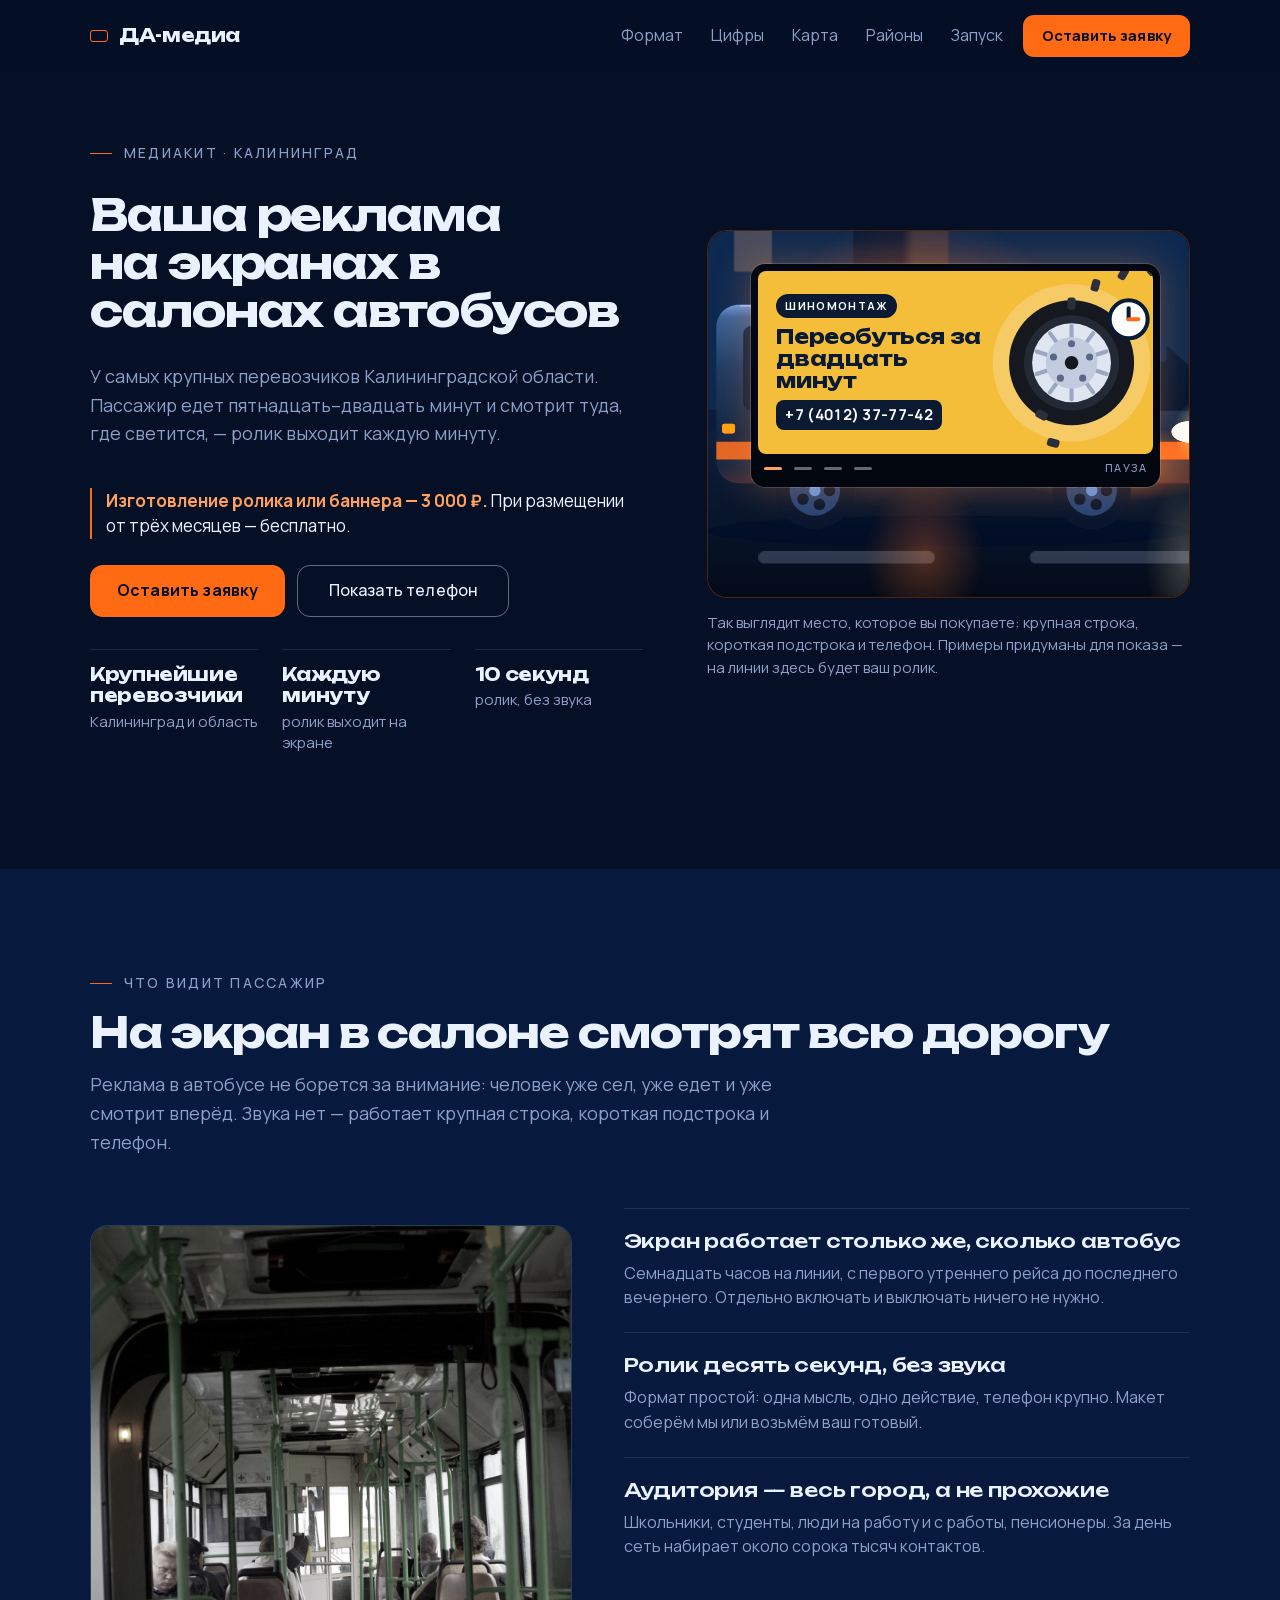
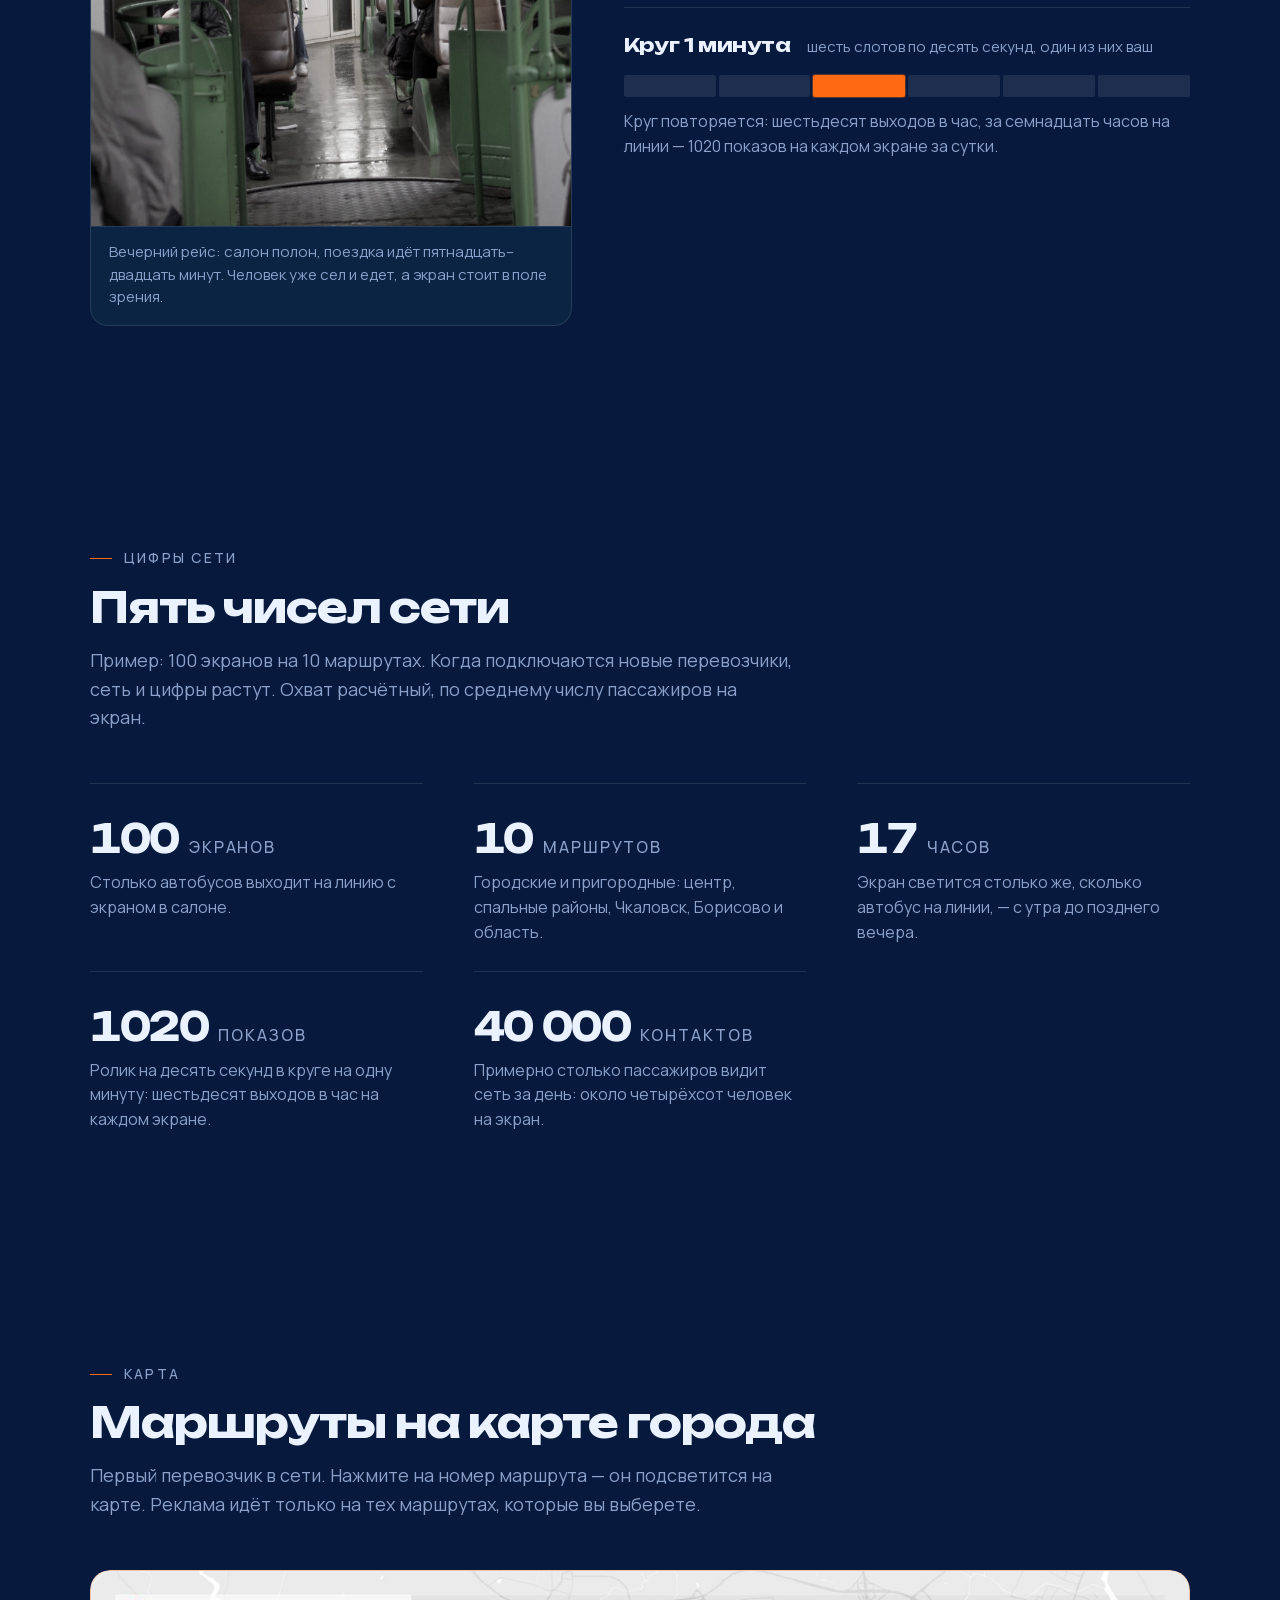
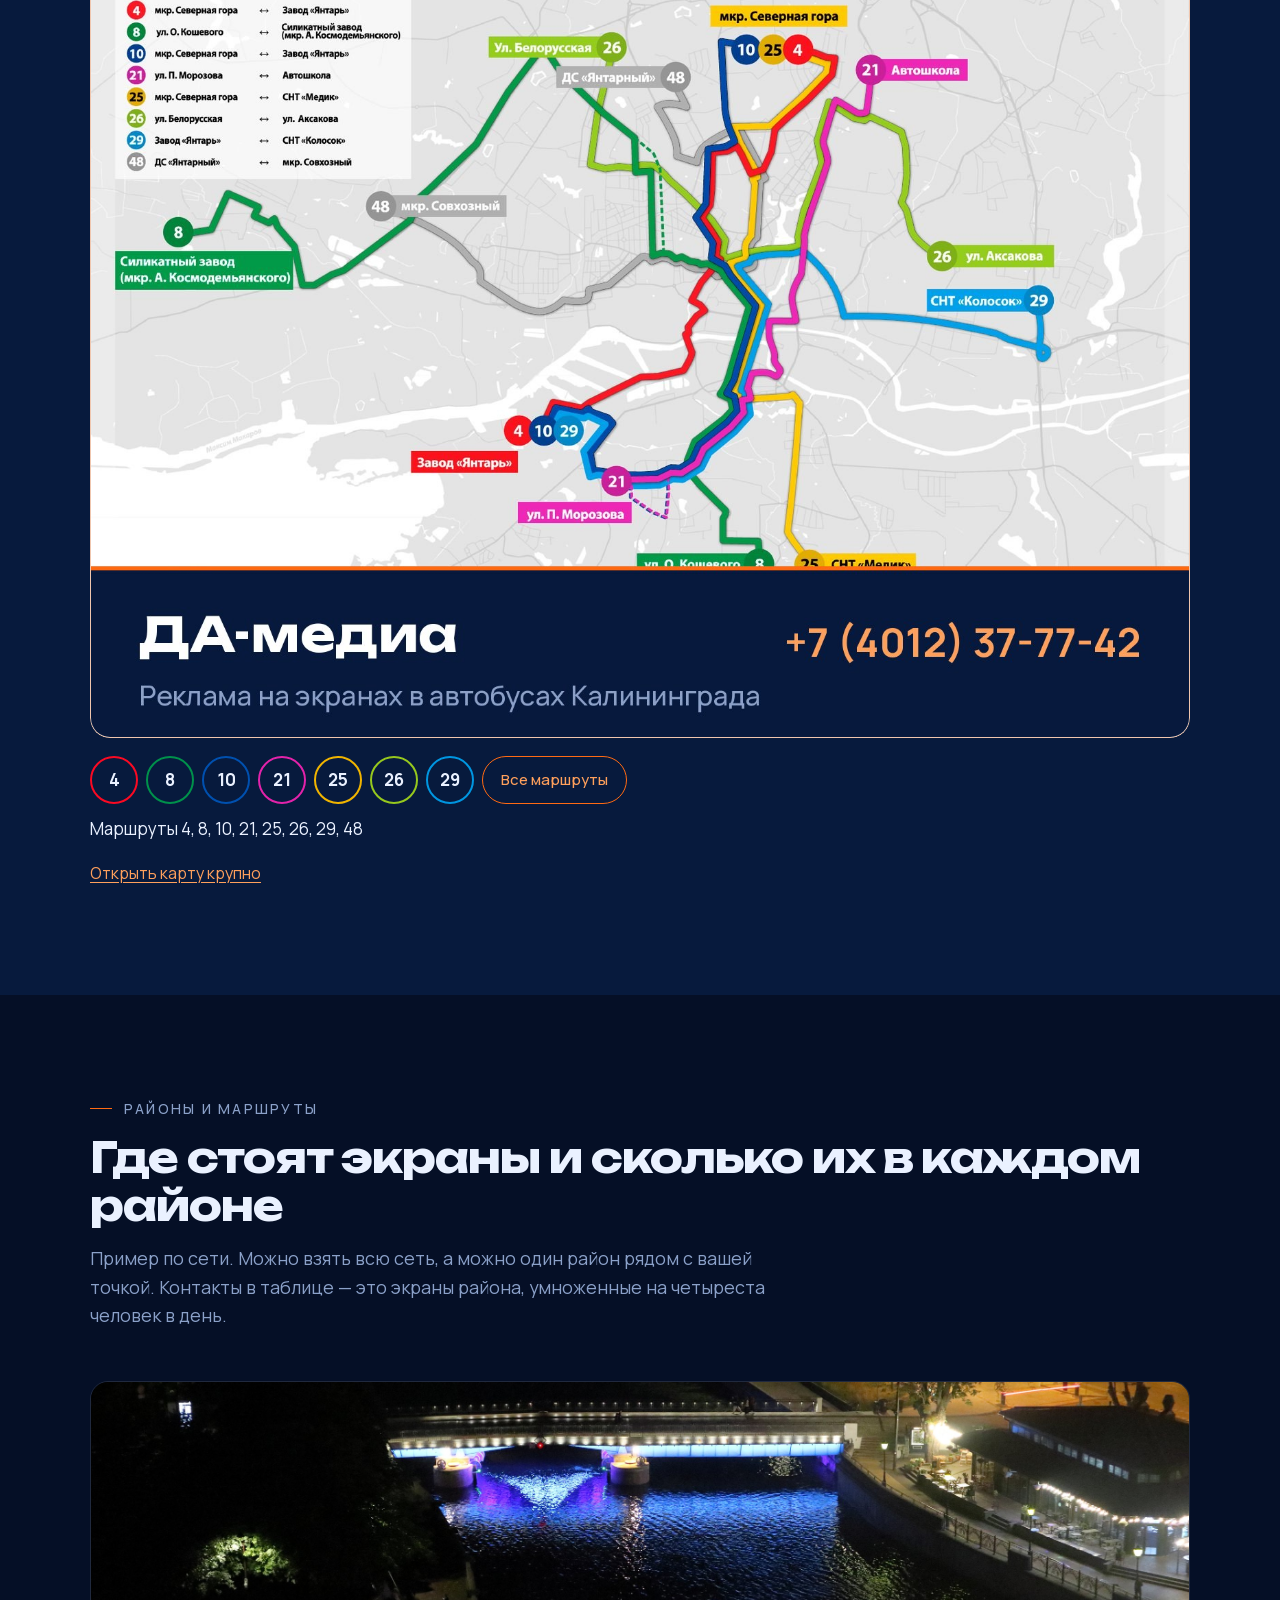
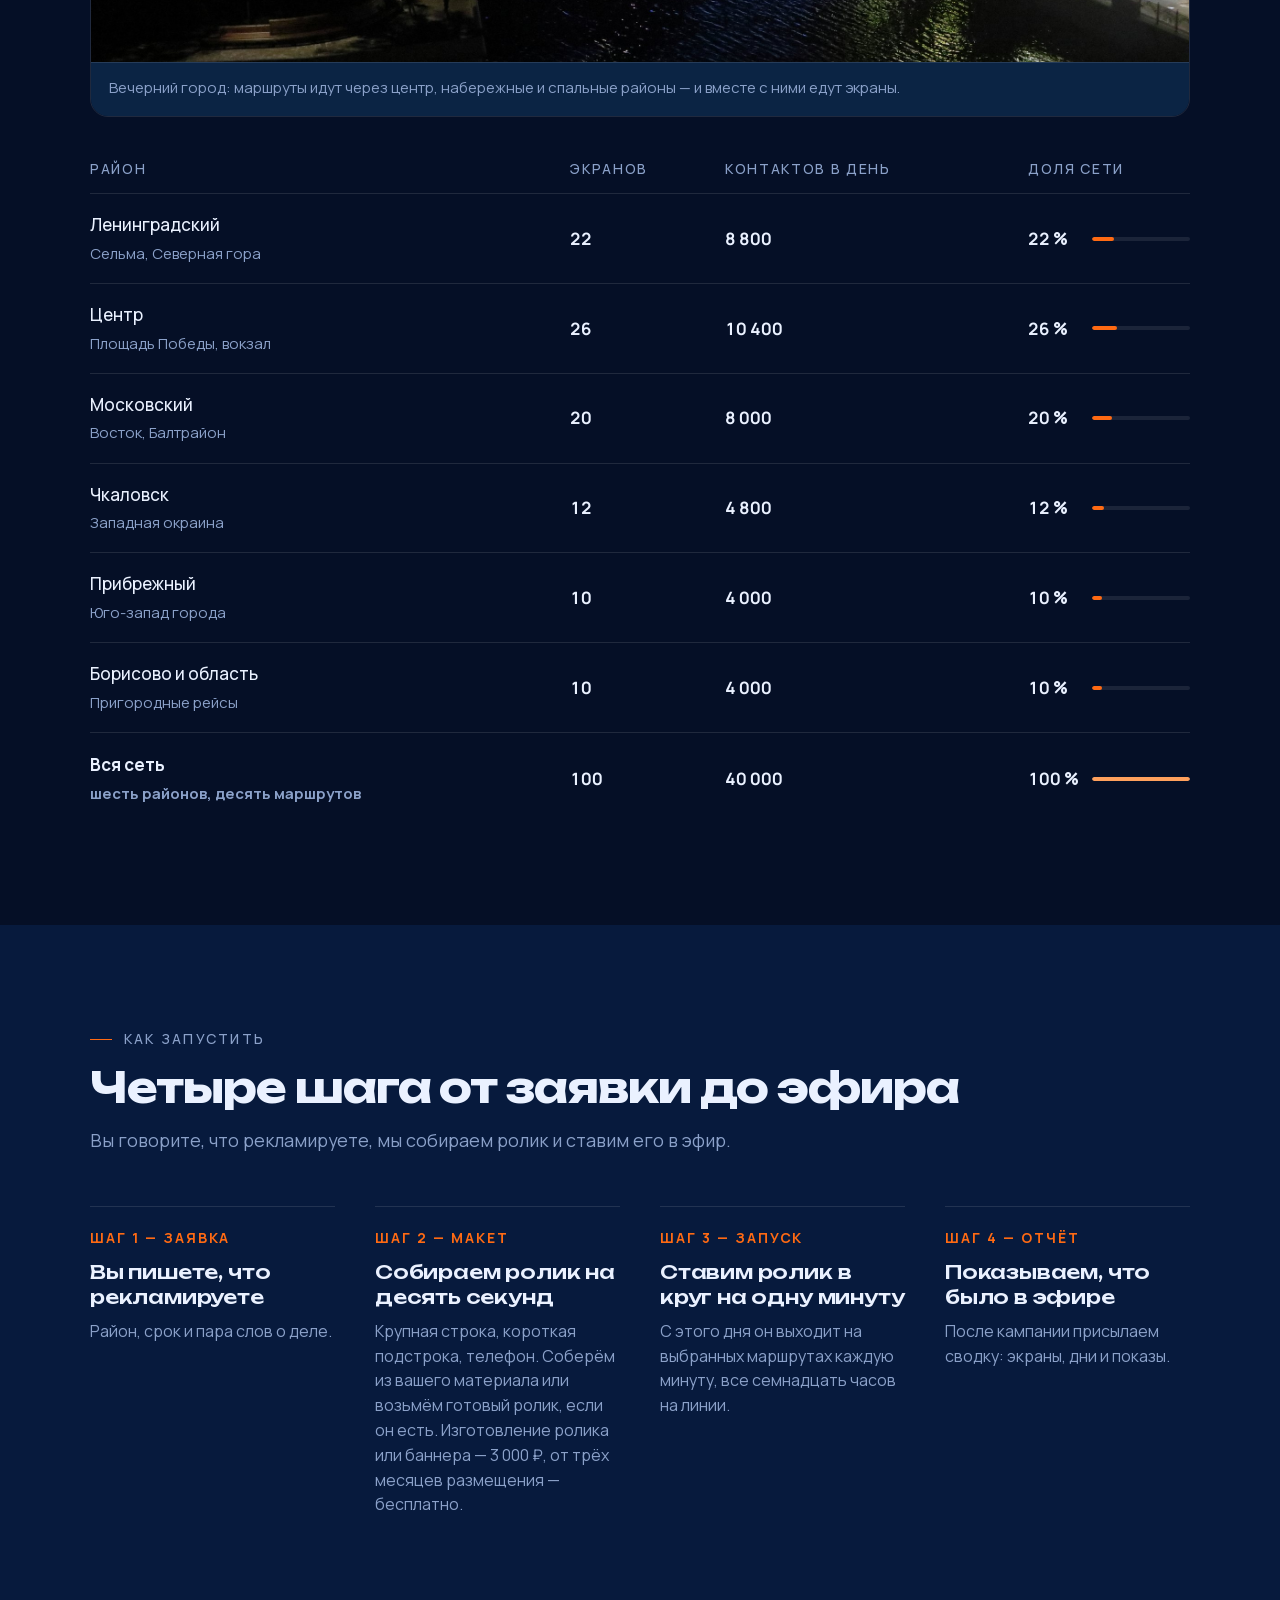
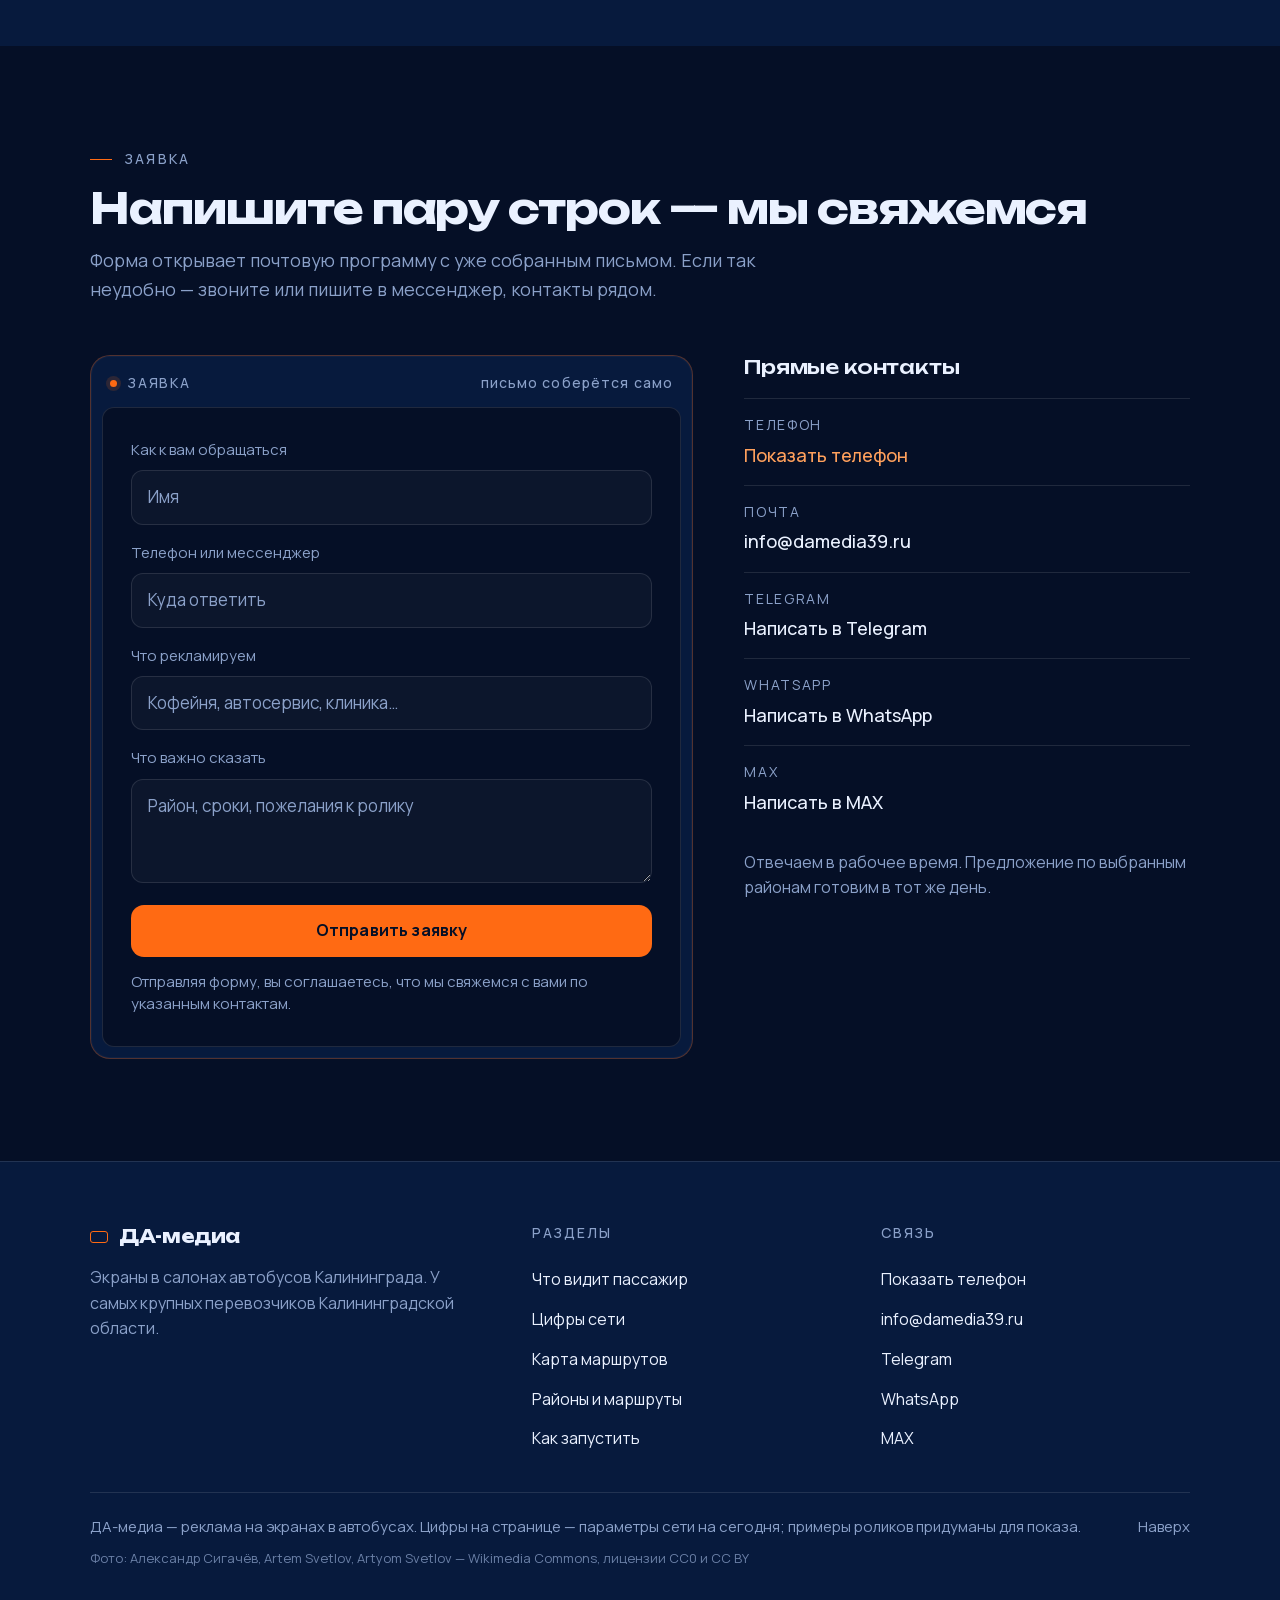
<file: index.html>
<!doctype html>
<html lang="ru">
<head>
<meta charset="utf-8">
<meta name="robots" content="noindex">
<meta name="viewport" content="width=device-width, initial-scale=1">
<link rel="icon" href="data:image/svg+xml,%3Csvg xmlns=%27http://www.w3.org/2000/svg%27 viewBox=%270 0 32 32%27%3E%3Crect width=%2732%27 height=%2732%27 rx=%277%27 fill=%27%23071a3d%27/%3E%3Crect x=%277%27 y=%2711%27 width=%2718%27 height=%2711%27 rx=%273%27 fill=%27none%27 stroke=%27%23ff6a13%27 stroke-width=%273%27/%3E%3C/svg%3E">
<title>ДА-медиа — реклама на экранах в автобусах Калининграда</title>
<meta name="description" content="Сеть экранов в салонах автобусов самых крупных перевозчиков Калининградской области: около 40&nbsp;000 контактов в день.">
<link rel="stylesheet" href="assets/fonts/fonts.css">
<style>
/* кнопки и поля сами шрифт страницы не наследуют — без этой строки браузер рисует их Arial */
button,input,select,textarea{font-family:inherit}

/* --- палитра и основа --- */
:root{
  --bg:#050f26;
  --blue:#071a3d;
  --blue2:#0e2f68;
  --card:#0b2444;
  --orange:#ff6a13;
  --orange2:#ffa05c;
  --ink:#eaf1ff;
  --muted:#8ba1c9;
  --line:rgba(255,255,255,.11);
  --hh:64px;            /* высота липкой шапки */
  --pad:20px;
  --maxw:1180px;
  --txt:MAN,system-ui,-apple-system,"Segoe UI",sans-serif;
  --disp:UNB,MAN,system-ui,sans-serif;
}
@media(min-width:768px){ :root{--hh:72px;--pad:32px} }
@media(min-width:1200px){ :root{--pad:40px} }

*,*::before,*::after{box-sizing:border-box}
*{min-width:0}
html{-webkit-text-size-adjust:100%;scroll-behavior:smooth}
@media(prefers-reduced-motion:reduce){ html{scroll-behavior:auto} }

body{
  margin:0;
  overflow-x:clip;
  background:var(--bg);
  color:var(--ink);
  font:400 17px/1.62 var(--txt);
  -webkit-font-smoothing:antialiased;
  -moz-osx-font-smoothing:grayscale;
}
img{display:block;max-width:100%;height:auto}
a{color:inherit;text-decoration:none}
u{text-decoration:none}
ul,ol{margin:0;padding:0;list-style:none}
p{margin:0}
h1,h2,h3{margin:0;font-family:var(--disp);font-weight:700;letter-spacing:-.025em}
:focus-visible{outline:2px solid var(--orange2);outline-offset:3px;border-radius:4px}

.wrap{width:100%;max-width:var(--maxw);margin-inline:auto;padding-inline:var(--pad)}
/* Переход по пункту меню: якорь встаёт ниже липкой шапки — высота шапки плюс
   28px. Те же поля у чекбоксов, кнопок срока, строк таблицы и полей формы,
   чтобы они не оказывались под шапкой при переходе и при обходе по Tab. */
[id]{scroll-margin-top:calc(var(--hh) + 28px)}
.da-chk,.da-term,.tbl tbody tr,.tbl tfoot tr,
.form input,.form textarea{scroll-margin-top:calc(var(--hh) + 28px)}
.sec{padding-block:clamp(56px,8vw,112px)}
.sec--blue{background:var(--blue)}
.sr{position:absolute;width:1px;height:1px;margin:-1px;overflow:hidden;clip-path:inset(50%);white-space:nowrap}

h1{font-size:clamp(31px,5.4vw,60px);line-height:1.08;text-wrap:balance}
/* На широком экране h1 стоит в узкой колонке: при 60px он ломался на пять
   строк, и последней висело одинокое «автобусов». Мера колонки чуть шире,
   кегль ниже, последние два слова связаны — выходит три ровные строки. */
@media(min-width:1000px){
  h1{font-size:clamp(37px,3.5vw,44px);line-height:1.1}
  h1 .nw{white-space:nowrap}
}
h2{font-size:clamp(26px,3.5vw,42px);line-height:1.14}
h3{font-size:clamp(19px,1.5vw,22px);line-height:1.3;font-weight:500;letter-spacing:-.01em}
.lead{color:var(--muted);font-size:clamp(17px,1.4vw,19px);line-height:1.6;max-width:64ch}
.lbl{display:flex;align-items:center;gap:12px;font-size:14px;font-weight:500;
     letter-spacing:.16em;text-transform:uppercase;color:var(--muted)}
.lbl::before{content:"";flex:none;width:22px;height:1px;background:var(--orange)}
.sec-h{display:grid;gap:14px;margin-bottom:clamp(30px,4vw,52px)}
.note{color:var(--muted);font-size:16px;line-height:1.55}

/* --- кнопки --- */
.btn{display:inline-flex;align-items:center;justify-content:center;gap:10px;
  min-height:52px;padding:0 26px;border-radius:13px;border:1px solid transparent;
  font:700 16px/1.2 var(--txt);letter-spacing:.01em;cursor:pointer;
  transition:background .2s,border-color .2s,color .2s}
.btn-p{background:var(--orange);color:var(--bg)}
.btn-p:hover{background:var(--orange2)}
.btn-g{border-color:rgba(255,255,255,.38);color:var(--ink);background:transparent;font-weight:500}
.btn-g:hover{border-color:var(--orange);color:var(--orange2)}
.btn-tel{min-width:212px}
.btn-sm{min-height:42px;padding:0 18px;font-size:15px;border-radius:11px}

/* --- шапка --- */
.hdr{position:sticky;top:0;z-index:60;height:var(--hh);
  background:rgba(5,15,38,.74);-webkit-backdrop-filter:blur(14px);backdrop-filter:blur(14px);
  border-bottom:1px solid transparent;transition:background .3s,border-color .3s}
.hdr.on{background:rgba(5,15,38,.94);border-bottom-color:var(--line)}
.hdr .wrap{height:100%;display:flex;align-items:center;gap:20px}
.logo{display:flex;align-items:center;gap:11px;font-family:var(--disp);font-weight:700;
  font-size:18px;letter-spacing:-.02em;white-space:nowrap}
.logo::before{content:"";width:18px;height:12px;border:1px solid var(--orange);border-radius:3px;flex:none}
.nav{display:none;margin-left:auto;gap:28px;font-size:16px;color:var(--muted)}
.nav a{transition:color .2s}
.nav a:hover{color:var(--ink)}
.hdr .btn{margin-left:auto}
/* Горизонтальная строка разделов помещается целиком только от 920px.
   Всё, что уже, — бургер: пунктов не теряем, просто складываем в список. */
@media(min-width:920px){
  .nav{display:flex}
  .hdr .btn{margin-left:0}
}
@media(max-width:479px){
  .hdr .wrap{gap:8px}
  .logo{gap:9px;font-size:clamp(16px,4.3vw,18px)}
  .hdr .btn{padding:0 clamp(10px,3vw,14px);font-size:clamp(14px,3.85vw,15px)}
}

/* --- бургер и меню узких экранов --- */
.burger{flex:none;display:inline-flex;align-items:center;justify-content:center;
  width:44px;height:44px;padding:0;border:1px solid var(--line);border-radius:12px;
  background:transparent;color:var(--ink);cursor:pointer;
  transition:border-color .2s,color .2s}
.burger:hover{border-color:var(--orange);color:var(--orange2)}
.burger i,.burger i::before,.burger i::after{display:block;width:18px;height:1.5px;
  border-radius:2px;background:currentColor;transition:transform .22s ease,background .18s}
.burger i{position:relative}
.burger i::before{content:"";position:absolute;left:0;top:-6px}
.burger i::after{content:"";position:absolute;left:0;top:6px}
.burger[aria-expanded="true"]{border-color:var(--orange);color:var(--orange2)}
.burger[aria-expanded="true"] i{background:transparent}
.burger[aria-expanded="true"] i::before{transform:translateY(6px) rotate(45deg)}
.burger[aria-expanded="true"] i::after{transform:translateY(-6px) rotate(-45deg)}

.mnu{position:fixed;left:0;right:0;top:var(--hh);z-index:61;padding-block:6px 18px;
  max-height:calc(100vh - var(--hh) - 18px);overflow-y:auto;overscroll-behavior:contain}
@supports(height:100dvh){ .mnu{max-height:calc(100dvh - var(--hh) - 18px)} }
.mnu .scr{animation:mnu-v .22s cubic-bezier(.22,1,.36,1) both}
@keyframes mnu-v{from{opacity:0;transform:translateY(-10px)}to{opacity:1;transform:none}}
.mnu-x{margin-left:auto;min-width:44px;min-height:44px;padding:0 6px;border:0;
  background:none;color:var(--muted);font:500 14px/1.2 var(--txt);letter-spacing:.13em;
  text-transform:uppercase;cursor:pointer;transition:color .2s}
.mnu-x:hover{color:var(--orange2)}
.mnu-in{padding:4px 6px 16px}
.mnu-in li + li{border-top:1px solid var(--line)}
.mnu-in li a{display:flex;align-items:center;min-height:52px;padding:6px 12px;
  font-size:17px;line-height:1.3;transition:color .2s}
.mnu-in li a:hover{color:var(--orange2)}
.mnu-go{width:calc(100% - 24px);margin:16px 12px 4px}
.mnu-back{position:fixed;inset:0;z-index:55;background:rgba(5,15,38,.66);touch-action:none}
.mnu[hidden],.mnu-back[hidden]{display:none}
/* пока меню открыто, страница за ним не прокручивается */
html.mnu-open,html.mnu-open body{overflow:hidden}
@media(min-width:920px){ .burger,.mnu,.mnu-back{display:none !important} }

/* --- рамка монитора --- */
.scr{position:relative;padding:11px;border:1px solid rgba(255,106,19,.30);border-radius:20px;
  background:var(--blue);box-shadow:inset 0 0 0 1px rgba(255,255,255,.03)}
.scr-bar{display:flex;align-items:center;gap:10px;padding:5px 8px 12px;
  font-size:14px;font-weight:500;letter-spacing:.13em;text-transform:uppercase;color:var(--muted)}
.scr-bar .dot{flex:none;width:7px;height:7px;border-radius:50%;background:var(--orange);
  box-shadow:0 0 0 4px rgba(255,106,19,.15)}
.scr-bar .r{margin-left:auto;letter-spacing:.08em;text-transform:none;color:var(--muted)}
.scr-in{position:relative;border:1px solid var(--line);border-radius:12px;background:var(--bg);overflow:hidden}

/* ролик внутри рамки */
.spot{display:grid}
.spot::before{content:"";grid-area:1/1;width:100%;align-self:start;aspect-ratio:4/3}
@media(min-width:520px){ .spot::before{aspect-ratio:16/9} }
.slide{grid-area:1/1;display:flex;flex-direction:column;justify-content:center;
  gap:clamp(8px,1.4vw,14px);padding:clamp(18px,3.4vw,36px);
  opacity:0;visibility:hidden;transform:translateY(12px);pointer-events:none;
  transition:opacity .3s ease,transform .3s ease,visibility 0s linear .3s}
.slide.on{opacity:1;visibility:visible;transform:none;
  transition:opacity .3s ease,transform .3s ease,visibility 0s linear 0s}
.slide .k{font-size:14px;font-weight:700;letter-spacing:.16em;text-transform:uppercase;color:var(--orange)}
.slide .big{font-family:var(--disp);font-weight:700;letter-spacing:-.03em;
  font-size:clamp(22px,3.3vw,38px);line-height:1.14}
.slide .sub{color:var(--muted);font-size:clamp(16px,1.4vw,18px);line-height:1.45}
.slide .tel{margin-top:2px;font-weight:700;font-size:clamp(17px,1.7vw,22px);letter-spacing:.02em;
  font-variant-numeric:tabular-nums}
.prog{height:2px;margin:12px 9px 4px;background:rgba(255,255,255,.40);border-radius:2px;overflow:hidden}
.prog i{display:block;height:100%;width:0;background:var(--orange);border-radius:2px}
.ctl{display:flex;align-items:center;gap:10px;padding:4px 5px 2px}
.dots{display:flex;gap:4px}
.dots button{appearance:none;background:none;border:0;padding:11px 6px;cursor:pointer;line-height:0}
.dots button span{display:block;width:26px;height:3px;border-radius:2px;background:rgba(255,255,255,.40);transition:background .25s}
.dots button[aria-current="true"] span{background:var(--orange2)}
.pauza{appearance:none;margin-left:auto;background:none;border:0;padding:8px 4px;min-height:24px;
  color:var(--muted);font:500 14px/1.2 var(--txt);letter-spacing:.13em;text-transform:uppercase;
  cursor:pointer;transition:color .2s}
.pauza:hover{color:var(--orange2)}
.scr-cap{margin-top:14px;color:var(--muted);font-size:15px;line-height:1.5}

/* --- первый экран --- */
.hero{padding-top:clamp(34px,6vw,70px);padding-bottom:clamp(52px,8vw,104px)}
.hero-grid{display:grid;gap:clamp(30px,5vw,56px)}
@media(min-width:1000px){
  .hero-grid{grid-template-columns:minmax(0,1.1fr) minmax(0,.96fr);align-items:center;gap:64px}
}
.hero-txt{display:grid;gap:clamp(18px,2.4vw,26px);align-content:start}
.mk{margin:14px 0 0;max-width:64ch;color:var(--ink);font-size:17px;line-height:1.5;padding-left:14px;border-left:2px solid var(--orange)}
.mk b{color:var(--orange2)}
.hero-cta{display:flex;flex-wrap:wrap;gap:12px}
.facts{display:grid;gap:0;margin-top:6px}
.facts li{border-top:1px solid var(--line);padding:14px 0}
@media(min-width:520px){ .facts{grid-template-columns:repeat(3,1fr);column-gap:24px} }
/* Кегль подобран так, чтобы самое длинное слово («маршрутов») помещалось
   в треть колонки: при 24px оно шире ячейки и наезжало на соседнюю.
   overflow-wrap — страховка на случай ещё более длинного слова. */
.facts b{display:block;font-family:var(--disp);font-weight:700;font-size:clamp(18px,1.35vw,22px);
  line-height:1.2;letter-spacing:-.02em;overflow-wrap:anywhere}
.facts span{display:block;margin-top:4px;color:var(--muted);font-size:15px;line-height:1.4}

/* --- что видит пассажир --- */
.pass{display:grid;gap:clamp(28px,4vw,54px)}
@media(min-width:900px){ .pass{grid-template-columns:minmax(0,.92fr) minmax(0,1.08fr);align-items:start;gap:clamp(36px,4vw,64px)} }
/* margin-inline:0 — это <figure>, у него браузерные поля 40px по бокам */
.foto{margin-inline:0;border:1px solid var(--line);border-radius:18px;overflow:hidden;background:var(--card)}
.foto img{width:100%;object-fit:cover;object-position:50% 45%;aspect-ratio:4/5;
  filter:saturate(.2) contrast(1.04)}
@media(max-width:899px){ .foto img{aspect-ratio:16/11} }
.foto figcaption{padding:14px 18px 16px;color:var(--muted);font-size:15px;line-height:1.5;
  border-top:1px solid var(--line)}
.pass-list{display:grid;gap:0}
.pass-list li{border-top:1px solid var(--line);padding:20px 0 22px}
.pass-list h3{margin-bottom:7px}
.pass-list p{color:var(--muted);font-size:16px;line-height:1.55}

/* круг в одну минуту */
.krug{margin-top:26px;padding:22px 0 0;border-top:1px solid var(--line)}
.krug-h{display:flex;flex-wrap:wrap;gap:8px 16px;align-items:baseline;margin-bottom:14px}
.krug-h b{font-family:var(--disp);font-weight:700;font-size:19px;letter-spacing:-.02em}
.krug-h span{color:var(--muted);font-size:15px}
.slots{display:flex;gap:3px}
.slots i{flex:1 1 0;height:22px;border-radius:2px;background:rgba(255,255,255,.09)}
.slots i.on{background:var(--orange);box-shadow:0 0 0 1px rgba(255,106,19,.35)}
.krug p{margin-top:12px;color:var(--muted);font-size:16px;line-height:1.55}

/* --- калькулятор --- */
.calc{display:grid;gap:clamp(30px,4vw,46px)}
@media(min-width:1000px){
  .calc{grid-template-columns:minmax(0,1.04fr) minmax(0,.96fr);align-items:start;gap:56px}
  .calc-out{position:sticky;top:calc(var(--hh) + 20px)}
}
.calc-sub{margin-bottom:14px;font-size:14px;font-weight:500;letter-spacing:.14em;
  text-transform:uppercase;color:var(--muted)}
.calc-block + .calc-block{margin-top:clamp(26px,3vw,36px)}

/* районы: label.da-chk > input + i + b + span + u */
[data-calc-districts]{border-top:1px solid var(--line)}
@media(min-width:620px) and (max-width:999px){
  [data-calc-districts]{display:grid;grid-template-columns:1fr 1fr;column-gap:40px}
}
.da-chk{position:relative;display:grid;grid-template-columns:22px minmax(0,1fr) auto;
  column-gap:14px;row-gap:3px;align-items:center;padding:15px 2px;
  border-bottom:1px solid var(--line);cursor:pointer;transition:color .2s}
.da-chk input{position:absolute;opacity:0;width:22px;height:22px;margin:0;cursor:pointer}
.da-chk i{grid-column:1;grid-row:1;width:21px;height:21px;border:1px solid rgba(255,255,255,.38);
  border-radius:6px;transition:background .18s,border-color .18s;position:relative}
.da-chk i::after{content:"";position:absolute;left:6px;top:2px;width:6px;height:11px;
  border:solid var(--bg);border-width:0 2px 2px 0;transform:rotate(42deg) scale(.6);
  opacity:0;transition:opacity .18s,transform .18s}
.da-chk input:checked + i{background:var(--orange);border-color:var(--orange)}
.da-chk input:checked + i::after{opacity:1;transform:rotate(42deg) scale(1)}
.da-chk input:focus-visible + i{outline:2px solid var(--orange2);outline-offset:3px}
.da-chk b{grid-column:2;grid-row:1;font-weight:500;font-size:17px;line-height:1.3}
.da-chk span{grid-column:2;grid-row:2;color:var(--muted);font-size:15px;line-height:1.35}
.da-chk u{grid-column:3;grid-row:1;color:var(--muted);font-size:15px;white-space:nowrap;
  font-variant-numeric:tabular-nums}
.da-chk:hover b{color:var(--orange2)}
.da-chk.off b{color:var(--muted);font-weight:400}
.da-chk.off u{text-decoration:line-through;text-decoration-thickness:1px}

/* сроки: button.da-term > b + span */
[data-calc-terms]{display:grid;grid-template-columns:1fr 1fr;gap:10px}
@media(min-width:560px){ [data-calc-terms]{grid-template-columns:repeat(4,1fr);gap:12px} }
.da-term{display:grid;gap:5px;justify-items:center;align-content:center;min-height:74px;
  padding:12px 8px;border:1px solid var(--line);border-radius:13px;background:transparent;
  color:var(--ink);font-family:var(--txt);cursor:pointer;transition:border-color .2s,background .2s}
.da-term b{font-family:var(--disp);font-weight:700;font-size:21px;line-height:1.1;letter-spacing:-.02em}
.da-term span{font-size:14px;color:var(--muted);text-align:center;line-height:1.25}
.da-term:hover{border-color:rgba(255,255,255,.28)}
.da-term.on{border-color:var(--orange);background:rgba(255,106,19,.08)}
.da-term.on b{color:var(--orange2)}
.da-term.on span{color:var(--ink)}

/* смета */
.smeta{padding:clamp(20px,2.6vw,28px) clamp(18px,2.4vw,26px) clamp(22px,2.6vw,28px)}
.smeta .cap{font-size:16px;color:var(--muted)}
.price{font-family:var(--disp);font-weight:700;font-size:clamp(30px,4.6vw,48px);line-height:1.1;
  letter-spacing:-.035em;margin-top:6px;font-variant-numeric:tabular-nums}
.smeta .row{display:flex;flex-wrap:wrap;gap:8px 14px;align-items:center;margin-top:12px;font-size:16px;color:var(--muted)}
.smeta .disc{padding:4px 11px;border:1px solid var(--line);border-radius:20px;font-size:14px}
.smeta .disc.on{border-color:rgba(255,106,19,.5);color:var(--orange2)}
.smeta .baza{margin-top:9px;color:var(--muted);font-size:16px;line-height:1.5}
.smeta .empty{margin-top:14px;color:var(--orange2);font-size:16px;line-height:1.5}
.smeta ul{margin-top:20px;border-top:1px solid var(--line)}
.smeta li{display:flex;justify-content:space-between;align-items:baseline;gap:18px;
  padding:13px 0;border-bottom:1px solid var(--line)}
.smeta li .k{color:var(--muted);font-size:16px}
.smeta li .v{font-weight:700;font-size:18px;font-variant-numeric:tabular-nums;white-space:nowrap}
.smeta .go{margin-top:20px;display:grid;gap:12px}
.smeta .go .btn{width:100%}

/* --- цифры сети --- */
.nums{display:grid}
@media(min-width:700px){ .nums{grid-template-columns:1fr 1fr;column-gap:clamp(32px,4vw,56px)} }
@media(min-width:1100px){ .nums{grid-template-columns:repeat(3,1fr)} }
.nums li{border-top:1px solid var(--line);padding:22px 0 26px}
.nums .n{color:var(--ink);display:flex;flex-wrap:wrap;align-items:baseline;gap:10px;
  font-family:var(--disp);font-weight:700;font-size:clamp(29px,3.2vw,40px);line-height:1.1;
  letter-spacing:-.035em;font-variant-numeric:tabular-nums}
.nums .n em{font-family:var(--txt);font-style:normal;font-weight:500;font-size:16px;
  letter-spacing:.12em;text-transform:uppercase;color:var(--muted)}
.nums p{margin-top:10px;color:var(--muted);font-size:16px;line-height:1.55}

/* --- районы: таблица и карточки --- */
.band{margin-inline:0;border:1px solid var(--line);border-radius:18px;overflow:hidden;margin-bottom:clamp(28px,3.4vw,44px)}
.band img{width:100%;aspect-ratio:1900/814;object-fit:cover;max-height:280px}
.band figcaption{padding:14px 18px 16px;border-top:1px solid var(--line);color:var(--muted);
  font-size:15px;line-height:1.5;background:var(--card)}
.tbl{width:100%;border-collapse:collapse;font-variant-numeric:tabular-nums}
.tbl th{text-align:left;padding:0 14px 14px 0;border-bottom:1px solid var(--line);
  font:500 14px/1.35 var(--txt);letter-spacing:.12em;text-transform:uppercase;color:var(--muted)}
.tbl td{padding:17px 14px 17px 0;border-bottom:1px solid var(--line);font-size:17px;vertical-align:middle}
.tbl td:last-child,.tbl th:last-child{padding-right:0}
.tbl .nm b{display:block;font-weight:500;font-size:17px}
.tbl .nm span{display:block;margin-top:3px;color:var(--muted);font-size:15px}
.tbl .v{font-weight:700;white-space:nowrap}
.shr{display:flex;align-items:center;gap:12px}
.shr b{font-weight:700;white-space:nowrap;min-width:52px}
.bar{flex:1 1 60px;height:4px;border-radius:3px;background:rgba(255,255,255,.09);overflow:hidden}
.bar i{display:block;height:100%;background:var(--orange);border-radius:3px}
.tbl tfoot td{border-bottom:0;border-top:1px solid rgba(255,106,19,.45);font-weight:700;padding-top:18px}
.tbl tfoot .nm b{font-weight:700}
.tbl tfoot .bar i{background:var(--orange2)}
.summa{margin-top:20px;color:var(--muted);font-size:16px;line-height:1.6}
.summa b{color:var(--ink);font-weight:700}

@media(max-width:720px){
  .tbl,.tbl tbody,.tbl tfoot,.tbl tr,.tbl td{display:block;width:100%}
  .tbl thead{position:absolute;width:1px;height:1px;overflow:hidden;clip-path:inset(50%)}
  .tbl tr{border:1px solid var(--line);border-radius:15px;background:var(--card);
    padding:16px 18px 14px;margin-bottom:12px}
  .tbl td{border-bottom:0;padding:7px 0;display:flex;justify-content:space-between;
    align-items:baseline;gap:18px}
  .tbl td::before{content:attr(data-l);color:var(--muted);font-size:15px;flex:none}
  .tbl td.nm{display:block;padding:0 0 13px;margin-bottom:9px;border-bottom:1px solid var(--line)}
  .tbl td.nm::before{content:none}
  .tbl td.sh{display:block}
  .tbl td.sh::before{display:block;margin-bottom:9px}
  .tbl tfoot tr{border-color:rgba(255,106,19,.45);background:transparent}
  .tbl tfoot td{border-top:0;padding-top:7px}
  .tbl tfoot td.nm{padding-top:0}
}

/* --- как запустить --- */
.steps{display:grid}
@media(min-width:700px){ .steps{grid-template-columns:1fr 1fr;column-gap:clamp(32px,4vw,48px)} }
@media(min-width:1100px){ .steps{grid-template-columns:repeat(4,1fr);column-gap:40px} }
.steps li{border-top:1px solid var(--line);padding:20px 0 26px}
.steps .st{margin-bottom:11px;font-size:14px;font-weight:700;letter-spacing:.14em;
  text-transform:uppercase;color:var(--orange)}
.steps h3{margin-bottom:9px}
.steps p{color:var(--muted);font-size:16px;line-height:1.55}

/* --- заявка --- */
.order{display:grid;gap:clamp(30px,4vw,52px)}
@media(min-width:960px){ .order{grid-template-columns:minmax(0,1.15fr) minmax(0,.85fr);gap:clamp(40px,4vw,64px);align-items:start} }
.form{padding:clamp(20px,2.6vw,30px) clamp(18px,2.4vw,28px) clamp(24px,2.6vw,30px)}
.f-row{display:grid;gap:8px;margin-bottom:16px}
.f-row label{font-size:15px;color:var(--muted)}
.form input[type=text],.form input[type=tel],.form textarea{
  width:100%;padding:14px 16px;border:1px solid var(--line);border-radius:12px;
  background:rgba(255,255,255,.03);color:var(--ink);font:400 17px/1.45 var(--txt);
  transition:border-color .2s,background .2s}
.form textarea{min-height:104px;resize:vertical}
.form input::placeholder,.form textarea::placeholder{color:var(--muted);opacity:1}
.form input:focus,.form textarea:focus{outline:none;border-color:var(--orange);background:rgba(255,106,19,.05)}
.form .btn{width:100%;margin-top:6px}
.form .ok{margin-top:14px;color:var(--orange2);font-size:16px;line-height:1.5}
.form .fine{margin-top:14px;color:var(--muted);font-size:15px;line-height:1.5}
.cts{margin-top:18px}
.cts li{display:grid;gap:4px;padding:15px 0;border-top:1px solid var(--line)}
.cts .k{font-size:14px;letter-spacing:.12em;text-transform:uppercase;color:var(--muted)}
.cts a{font-size:18px;font-weight:500;transition:color .2s}
.cts a:hover{color:var(--orange2)}
.cts a[data-phone]{color:var(--orange2);cursor:pointer;font-variant-numeric:tabular-nums}
.cts a[data-phone].open{color:var(--ink)}

/* --- подвал --- */
.ftr{background:var(--blue);border-top:1px solid var(--line);padding-block:clamp(40px,5vw,60px) 34px}
.ftr-grid{display:grid;gap:30px}
@media(min-width:760px){ .ftr-grid{grid-template-columns:1.3fr 1fr 1fr;gap:40px} }
.ftr h4{margin:0 0 14px;font-size:14px;font-weight:500;letter-spacing:.13em;
  text-transform:uppercase;color:var(--muted)}
.ftr li{padding:6px 0}
.ftr li a{font-size:16px;transition:color .2s}
.ftr li a:hover{color:var(--orange2)}
.ftr .about{color:var(--muted);font-size:16px;line-height:1.6;max-width:42ch;margin-top:14px}
.ftr .base{margin-top:34px;padding-top:22px;border-top:1px solid var(--line);
  display:grid;gap:10px;color:var(--muted);font-size:15px;line-height:1.55}
@media(min-width:760px){ .ftr .base{grid-template-columns:1fr auto;align-items:end} }

/* --- курсор движка --- */
.da-cur-dot,.da-cur-ring{position:fixed;left:0;top:0;z-index:90;pointer-events:none;opacity:0}
.da-cur-dot{width:6px;height:6px;margin:-3px 0 0 -3px;border-radius:50%;background:var(--orange)}
.da-cur-ring{width:34px;height:34px;margin:-17px 0 0 -17px;border-radius:50%;
  border:1px solid transparent;transition:border-color .25s,opacity .25s}
.da-cur-ring.on{border-color:rgba(255,160,92,.55)}
.da-cur-ring.press{border-color:var(--orange)}
html.da-cursor-on,html.da-cursor-on body,html.da-cursor-on a,html.da-cursor-on button,
html.da-cursor-on label,html.da-cursor-on .da-chk input{cursor:none}
html.da-cursor-on input[type=text],html.da-cursor-on input[type=tel],html.da-cursor-on textarea{cursor:text}
@media(hover:none){ .da-cur-dot,.da-cur-ring{display:none} }

@media(prefers-reduced-motion:reduce){
  .slide{transition:none}
  .prog{display:none}
  *{animation-duration:.01ms !important;animation-iteration-count:1 !important}
}

/* подпись к фотографиям: лицензии CC BY требуют указания авторов */
.foto-credit{display:block;margin-top:10px;font-size:13px;line-height:1.5;
  color:var(--muted);opacity:.75}

/* ── автобус из «Ночной линии» в первом экране ───────────────────── */
.bus-card{position:relative;margin-bottom:0;border:1px solid rgba(255,106,19,.30);border-radius:20px;overflow:hidden;
  background:#050d1e;aspect-ratio:380/290;background:#02060e}
.bus-card>svg{position:absolute;inset:0;width:100%;height:100%;filter:brightness(1.55) saturate(1.1)}
.bus-card svg{display:block;width:100%;height:100%}
.lay{will-change:transform}
.far{animation:run 96s linear infinite}
.mid{animation:run 44s linear infinite}
.road{animation:run 2.4s linear infinite}
@keyframes run{from{transform:translateX(0)}to{transform:translateX(-1600px)}}
.ride{transform-box:view-box;transform-origin:0 0;transform:translate(660px,294.4px) scale(.6)}
.bus{animation:bob 1.25s ease-in-out infinite alternate}
@keyframes bob{from{transform:translateY(0)}to{transform:translateY(-5px)}}
.whl{transform-box:fill-box;transform-origin:center;animation:spin .82s linear infinite}
@keyframes spin{to{transform:rotate(360deg)}}
.ad1,.ad2,.ad3{animation:ads 9.6s linear infinite}
.ad2,.ad3{opacity:0}
.ad2{animation-delay:3.2s}.ad3{animation-delay:6.4s}
@keyframes ads{0%{opacity:0}1.5%{opacity:1}30%{opacity:1}33.3%{opacity:0}100%{opacity:0}}
.ping{transform-box:fill-box;transform-origin:center;animation:ping 2.8s ease-out infinite}
@keyframes ping{0%{transform:scale(.7);opacity:.75}70%{transform:scale(1.45);opacity:0}100%{opacity:0}}
@media(prefers-reduced-motion:reduce){.lay,.bus,.whl,.ping,.ad1,.ad2,.ad3{animation:none !important}.ad1{opacity:1}}

/* ── экран в автобусе: мультяшные ролики ───────────────────────────── */
.scr-on-bus{position:absolute;left:9%;right:6%;top:9%;bottom:30%;display:flex;flex-direction:column;
  padding:7px;border:0;border-radius:14px;background:#02060e;
  box-shadow:0 0 0 1px rgba(255,255,255,.14),0 0 38px rgba(255,138,60,.35)}
.scr-on-bus .scr-in{flex:1;min-height:0;border:0;border-radius:8px;background:#000}
.scr-on-bus .spot{height:100%}
.scr-on-bus .spot::before{display:none}
.scr-on-bus .prog{display:none}
.scr-on-bus .ctl{padding:0 2px;margin-top:2px;min-height:18px}
.scr-on-bus .dots button{padding:6px 4px}
.scr-on-bus .dots button span{width:18px;height:3px}
.scr-on-bus .pauza{padding:2px 4px;font-size:11px}
.scr-on-bus .slide{display:grid;grid-template-columns:1.12fr .88fr;align-items:center;gap:6px;
  padding:0 0 0 clamp(10px,1.5vw,18px);background:var(--bg-s,#ffd23f);color:#0a1a33;overflow:hidden}
.scr-on-bus .slide .txt{display:flex;flex-direction:column;gap:clamp(4px,.7vw,8px);min-width:0}
.scr-on-bus .slide .k{align-self:flex-start;padding:3px 9px;border-radius:99px;background:#0a1a33;color:#fff;
  font-size:clamp(9px,.9vw,11px);letter-spacing:.12em}
.scr-on-bus .slide .big{font-size:clamp(14px,1.6vw,20px);line-height:1.1;letter-spacing:-.02em;color:#0a1a33}
.scr-on-bus .slide .sub{display:none}
.scr-on-bus .slide .tel{align-self:flex-start;margin:0;padding:3px 9px;border-radius:8px;background:#0a1a33;color:#fff;
  font-size:clamp(11px,1.2vw,15px)}
.scr-on-bus .slide svg{width:100%;height:100%;max-height:100%;display:block}
.sl1{--bg-s:#f4bd3a}.sl2{--bg-s:#ff8f55}.sl3{--bg-s:#cfeaff}.sl4{--bg-s:#0b2a5c}
.scr-on-bus .sl4 .big{color:#fff}.scr-on-bus .sl4 .k{background:#ff6a13;color:#06142e}.scr-on-bus .sl4 .tel{background:#ff6a13;color:#06142e}
/* движение героев: идёт только у показываемого ролика */
.art *{transform-box:fill-box;transform-origin:center}
.slide.on .tire{animation:tspin 2.2s linear infinite}
.slide.on .hand{animation:tspin 6s linear infinite}
.slide.on .stm{animation:steam 1.8s ease-in infinite}
.slide.on .stm:nth-child(2){animation-delay:.6s}.slide.on .stm:nth-child(3){animation-delay:1.2s}
.slide.on .bowl{animation:hop 1.4s ease-in-out infinite alternate}
.slide.on .spark{animation:tw 1.2s ease-in-out infinite}
.slide.on .spark.b{animation-delay:.5s}
.slide.on .tooth{animation:hop 1.6s ease-in-out infinite alternate}
.slide.on .play{animation:pls 1.2s ease-in-out infinite alternate}
.slide.on .art{animation:pop .5s cubic-bezier(.2,1.4,.4,1) both}
@keyframes tspin{to{transform:rotate(360deg)}}
@keyframes wob{from{transform:rotate(-14deg)}to{transform:rotate(10deg)}}
@keyframes steam{0%{opacity:0;transform:translateY(8px)}30%{opacity:.9}100%{opacity:0;transform:translateY(-16px)}}
@keyframes hop{from{transform:translateY(2px)}to{transform:translateY(-4px)}}
@keyframes tw{0%,100%{opacity:.15;transform:scale(.5)}50%{opacity:1;transform:scale(1.15)}}
@keyframes pls{from{transform:scale(.9)}to{transform:scale(1.12)}}
@keyframes pop{from{opacity:0;transform:scale(.6) rotate(-6deg)}to{opacity:1;transform:none}}
@media(prefers-reduced-motion:reduce){.slide .art,.slide .art *{animation:none !important}}
@media(max-width:560px){.bus-card{aspect-ratio:380/290}.scr-on-bus{left:7%;right:4%;top:13%;bottom:32%}
  .scr-on-bus .slide{padding-left:10px}.scr-on-bus .slide .big{font-size:14px}}

@media(max-width:999px){
  .hero-txt{display:contents}
  .hero-grid{gap:20px}
  .hero-grid .lbl{order:1}.hero-grid h1{order:2}.hero-grid .lead{order:3}
  .hero-grid>div[data-rv]:not(.hero-txt){order:4}
  .hero-grid .mk{order:5;margin:0}.hero-grid .hero-cta{order:6}.hero-grid .facts{order:7}
}
@media(max-width:720px){.ft-nav{display:none}}
/* ── карта маршрутов ─────────────────────────────────── */
.kwrap{max-width:none}
.kscroll{overflow-x:auto;-webkit-overflow-scrolling:touch;border-radius:20px}
.khint{display:none;margin:8px 0 0;color:var(--muted);font-size:14px}
@media(max-width:700px){.kmap{min-width:760px}.khint{display:block}}
.kmap{position:relative;border-radius:20px;overflow:hidden;background:#e9edf2;
  border:1px solid rgba(255,106,19,.30);box-shadow:0 18px 60px rgba(0,0,0,.45);aspect-ratio:1600/1117}
.kmap img{position:absolute;inset:0;width:100%;height:100%;display:block;max-width:none}
.kbase{transition:filter .5s ease}
.kmap.focus .kbase{filter:saturate(.12) brightness(1.06) contrast(.9)}
.rl{opacity:0;pointer-events:none;transition:opacity .45s ease}
.rl.on{opacity:1;filter:drop-shadow(0 0 5px var(--c)) drop-shadow(0 0 12px var(--c));
  -webkit-mask-image:linear-gradient(105deg,#000 0,#000 34%,rgba(0,0,0,.28) 46%,#000 58%,#000 100%);
  mask-image:linear-gradient(105deg,#000 0,#000 34%,rgba(0,0,0,.28) 46%,#000 58%,#000 100%);
  -webkit-mask-size:260% 100%;mask-size:260% 100%;animation:ksweep 2.6s linear infinite}
@keyframes ksweep{from{-webkit-mask-position:100% 0;mask-position:100% 0}to{-webkit-mask-position:0 0;mask-position:0 0}}
.kctl{margin-top:18px;display:grid;gap:12px}
.kchips{display:flex;flex-wrap:wrap;gap:8px}
.kch{appearance:none;border:2px solid var(--c);background:transparent;color:var(--ink);
  min-width:48px;height:48px;border-radius:999px;cursor:pointer;font:700 17px/1 var(--txt);padding:0;
  transition:background .2s,color .2s,transform .2s}
.kch i{font-style:normal}
.kch:hover{background:color-mix(in srgb,var(--c) 28%,transparent)}
.kch[aria-pressed="true"]{background:var(--c);color:#06142e;transform:scale(1.06)}
.kall{appearance:none;border:1px solid var(--line);background:transparent;color:var(--muted);
  height:48px;padding:0 18px;border-radius:999px;cursor:pointer;font:500 15px/1 var(--txt)}
.kall:hover,.kall[aria-pressed="true"]{border-color:var(--orange);color:var(--orange2)}
.kinfo{margin:0;min-height:1.6em;color:var(--ink);font-size:17px;line-height:1.5}
.kbig{justify-self:start;color:var(--orange2);font-size:16px;text-decoration:underline;text-underline-offset:3px;padding:6px 0}
@media(prefers-reduced-motion:reduce){.rl.on{animation:none;-webkit-mask-image:none;mask-image:none}}
@media(max-width:560px){.kmap{border-radius:14px}.kch{min-width:44px;height:44px;font-size:16px}}
</style>
</head>
<body>

<header class="hdr" data-header>
  <div class="wrap">
    <a class="logo" href="#top">ДА-медиа</a>
    <nav class="nav" aria-label="Разделы страницы">
      <a href="#format">Формат</a>
      <a href="#seti">Цифры</a>
      <a href="#karta">Карта</a>
      <a href="#rayony">Районы</a>
      <a href="#zapusk">Запуск</a>
    </nav>
    <a class="btn btn-p btn-sm" href="#zayavka">Оставить заявку</a>
    <button class="burger" type="button" data-menu-open aria-controls="menu"
            aria-expanded="false" aria-label="Открыть меню разделов"><i aria-hidden="true"></i></button>
  </div>
</header>

<!-- меню узких экранов: все разделы, включая те, что не помещаются в строку -->
<div class="mnu" id="menu" hidden data-menu>
  <div class="wrap">
    <div class="scr">
      <div class="scr-bar"><span class="dot"></span>Разделы<button class="mnu-x" type="button"
           data-menu-close aria-label="Закрыть меню разделов">Закрыть</button></div>
      <nav class="scr-in mnu-in" aria-label="Все разделы страницы">
        <ul>
          <li><a href="#format">Что видит пассажир</a></li>
          <li><a href="#seti">Цифры сети</a></li>
          <li><a href="#karta">Карта маршрутов</a></li>
          <li><a href="#rayony">Районы и маршруты</a></li>
          <li><a href="#zapusk">Как запустить</a></li>
        </ul>
        <a class="btn btn-p mnu-go" href="#zayavka">Оставить заявку</a>
      </nav>
    </div>
  </div>
</div>
<div class="mnu-back" hidden data-menu-back></div>

<main id="top">

<!-- первый экран -->
<section class="hero wrap">
  <div class="hero-grid">

    <div class="hero-txt" data-rv>
      <p class="lbl">Медиакит &middot; Калининград</p>
      <h1>Ваша реклама на экранах в <span class="nw">салонах автобусов</span></h1>
      <p class="lead">У самых крупных перевозчиков Калининградской области. Пассажир едет
        пятнадцать&ndash;двадцать минут и смотрит туда, где светится, &mdash; ролик выходит
        каждую минуту.</p>
      <p class="mk"><b>Изготовление ролика или баннера &mdash; 3&nbsp;000&nbsp;₽.</b> При размещении от трёх месяцев &mdash; бесплатно.</p>
      <div class="hero-cta">
        <a class="btn btn-p" href="#zayavka">Оставить заявку</a>
        <a class="btn btn-g btn-tel" href="tel:+74012377742" data-phone="Показать телефон">Показать телефон</a>
      </div>
      <ul class="facts">
        <li><b>Крупнейшие перевозчики</b><span>Калининград и область</span></li>
        <li><b>Каждую минуту</b><span>ролик выходит на экране</span></li>
        <li><b>10 секунд</b><span>ролик, без звука</span></li>
      </ul>
    </div>

    <div data-rv>
      <div class="bus-card">
  <svg viewBox="950 480 380 270" preserveAspectRatio="xMidYMid slice" role="img"
       aria-label="Ночная улица Калининграда: маршрутка едет, внутри светится рекламный экран">
    <defs>
      <linearGradient id="sky" x1="0" y1="0" x2="0" y2="1">
        <stop offset="0" stop-color="#02060f"/><stop offset=".46" stop-color="#050d1e"/>
        <stop offset=".82" stop-color="#0a1a33"/><stop offset="1" stop-color="#0d2445"/>
      </linearGradient>
      <!-- холодная подсветка у горизонта — синий свет моста с фотографии -->
      <radialGradient id="cold" cx=".5" cy=".5" r=".5">
        <stop offset="0" stop-color="#2f6fe0" stop-opacity=".2"/>
        <stop offset=".55" stop-color="#1d4fbf" stop-opacity=".07"/>
        <stop offset="1" stop-color="#1d4fbf" stop-opacity="0"/>
      </radialGradient>
      <!-- дымка у горизонта: дальний план тонет в ней, как на ночном снимке -->
      <linearGradient id="mist" x1="0" y1="0" x2="0" y2="1">
        <stop offset="0" stop-color="#081428" stop-opacity="0"/>
        <stop offset="1" stop-color="#081428" stop-opacity=".92"/>
      </linearGradient>
      <!-- дальний план не в фокусе -->
      <filter id="dof" x="-4%" y="-10%" width="108%" height="126%" color-interpolation-filters="sRGB">
        <feGaussianBlur stdDeviation="2.6"/>
      </filter>
      <radialGradient id="haze" cx=".5" cy=".5" r=".5">
        <stop offset="0" stop-color="#ffa457" stop-opacity=".16"/><stop offset="1" stop-color="#ff6a13" stop-opacity="0"/>
      </radialGradient>
      <linearGradient id="asph" x1="0" y1="0" x2="0" y2="1">
        <stop offset="0" stop-color="#0a1526"/><stop offset="1" stop-color="#02060e"/>
      </linearGradient>
      <!-- кузов ночью: холодный свет неба сверху, тёплый отсвет от фар снизу -->
      <linearGradient id="body" x1="0" y1="0" x2="0" y2="1">
        <stop offset="0" stop-color="#46628f"/><stop offset=".07" stop-color="#28405f"/>
        <stop offset=".34" stop-color="#16273f"/><stop offset=".72" stop-color="#0c182a"/>
        <stop offset=".92" stop-color="#131a29"/><stop offset="1" stop-color="#281c24"/>
      </linearGradient>
      <linearGradient id="glass" x1="0" y1="0" x2="1" y2="1">
        <stop offset="0" stop-color="#05162c"/><stop offset="1" stop-color="#020b1a"/>
      </linearGradient>
      <!-- отсвет экрана на соседних стёклах -->
      <linearGradient id="spillL" x1="0" y1="0" x2="1" y2="0">
        <stop offset="0" stop-color="#ff8a3c" stop-opacity="0"/><stop offset="1" stop-color="#ff8a3c" stop-opacity=".34"/>
      </linearGradient>
      <linearGradient id="spillR" x1="0" y1="0" x2="1" y2="0">
        <stop offset="0" stop-color="#ff8a3c" stop-opacity=".3"/><stop offset="1" stop-color="#ff8a3c" stop-opacity="0"/>
      </linearGradient>
      <radialGradient id="lamp" cx=".5" cy=".5" r=".5">
        <stop offset="0" stop-color="#fff1cc" stop-opacity=".92"/><stop offset="1" stop-color="#ffd47a" stop-opacity="0"/>
      </radialGradient>
      <radialGradient id="warm" cx=".5" cy=".5" r=".5">
        <stop offset="0" stop-color="#ff7a2a" stop-opacity=".38"/><stop offset="1" stop-color="#ff6a13" stop-opacity="0"/>
      </radialGradient>
      <!-- экран: плотное ядро и широкое гало -->
      <radialGradient id="glowNear" cx=".5" cy=".5" r=".5">
        <stop offset="0" stop-color="#ffc48c" stop-opacity=".8"/>
        <stop offset=".45" stop-color="#ff8a3c" stop-opacity=".42"/>
        <stop offset="1" stop-color="#ff6a13" stop-opacity="0"/>
      </radialGradient>
      <radialGradient id="glowFar" cx=".5" cy=".5" r=".5">
        <stop offset="0" stop-color="#ff7a2a" stop-opacity=".3"/>
        <stop offset=".5" stop-color="#ff6a13" stop-opacity=".11"/>
        <stop offset="1" stop-color="#ff6a13" stop-opacity="0"/>
      </radialGradient>

      <!-- ПЛАН 2 · дальний силуэт города: семь крупных объёмов, без окон -->
      <g id="farT" fill="#061022" filter="url(#dof)">
        <path d="M0 612V462h182v150z"/>
        <path d="M244 612V386h92v226z"/><path d="M244 386l46-46 46 46z"/><rect x="287" y="300" width="6" height="44"/>
        <path d="M392 612V504h298v108z"/>
        <path d="M744 612V470h172v142z"/><circle cx="830" cy="462" r="44"/>
        <path d="M968 612V420h142v192z"/>
        <path d="M1162 612V498h214v114z"/>
        <path d="M1428 612V440h124v172z"/>
      </g>

      <!-- ПЛАН 3 · ближний квартал: шесть объёмов, одиннадцать крупных окон -->
      <g id="midT">
        <g fill="#0a1a31">
          <rect x="40" y="470" width="212" height="142"/>
          <rect x="302" y="418" width="170" height="194"/>
          <rect x="560" y="492" width="250" height="120"/>
          <rect x="880" y="442" width="190" height="170"/>
          <rect x="1140" y="478" width="232" height="134"/>
          <rect x="1440" y="430" width="142" height="182"/>
        </g>
        <g fill="#ffbe86" opacity=".28">
          <rect x="78" y="502" width="28" height="34"/><rect x="330" y="452" width="28" height="34"/>
          <rect x="600" y="524" width="28" height="34"/><rect x="912" y="476" width="28" height="34"/>
          <rect x="1180" y="512" width="28" height="34"/>
        </g>
        <g fill="#ffb473" opacity=".15">
          <rect x="148" y="502" width="28" height="34"/><rect x="330" y="516" width="28" height="34"/>
          <rect x="690" y="524" width="28" height="34"/><rect x="982" y="476" width="28" height="34"/>
          <rect x="1266" y="512" width="28" height="34"/><rect x="1470" y="466" width="28" height="34"/>
        </g>
      </g>

      <!-- ПЛАН 4 · разметка дороги -->
      <g id="dashT" fill="#cddcf7" opacity=".13">
        <rect x="0" y="716" width="130" height="9" rx="4"/><rect x="200" y="716" width="130" height="9" rx="4"/>
        <rect x="400" y="716" width="130" height="9" rx="4"/><rect x="600" y="716" width="130" height="9" rx="4"/>
        <rect x="800" y="716" width="130" height="9" rx="4"/><rect x="1000" y="716" width="130" height="9" rx="4"/>
        <rect x="1200" y="716" width="130" height="9" rx="4"/><rect x="1400" y="716" width="130" height="9" rx="4"/>
      </g>
    </defs>

    <!-- ПЛАН 1 · небо и городская засветка -->
    <rect width="1600" height="760" fill="url(#sky)"/>
    <ellipse cx="1120" cy="512" rx="300" ry="196" fill="url(#haze)" class="glow-far"/>
    <ellipse cx="392" cy="596" rx="420" ry="176" fill="url(#cold)"/>

    <g class="lay far"><use href="#farT" x="0"/><use href="#farT" x="1600"/></g>
    <rect x="0" y="452" width="1600" height="164" fill="url(#mist)"/>
    <g class="lay mid"><use href="#midT" x="0"/><use href="#midT" x="1600"/></g>

    <rect x="0" y="612" width="1600" height="16" fill="#081227"/>
    <rect x="0" y="628" width="1600" height="132" fill="url(#asph)"/>
    <g class="lay road"><use href="#dashT" x="0"/><use href="#dashT" x="1600"/></g>

    <!-- ═══ МАРШРУТКА ═══════════════════════════════════════════════════
         Уменьшена примерно вдвое и уведена вправо: под текстом остаётся
         чистая ночь. Кузов тёмный, свет неба сверху, отсвет фар снизу.
         Единственное яркое пятно кадра — экран в салоне.              ═══ -->
    <g class="ride">
      <ellipse cx="800" cy="678" rx="296" ry="19" fill="#02091a" opacity=".68"/>
      <!-- свет ложится на мокрый асфальт: тёплая дорожка от фар и отсвет экрана -->
      <ellipse cx="1092" cy="712" rx="52" ry="104" fill="url(#lamp)" opacity=".16"/>
      <ellipse cx="770" cy="706" rx="76" ry="92" fill="url(#warm)" opacity=".5"/>

      <g class="bus">
        <!-- дальний свет -->
        <path d="M1082 578l352-78v156z" fill="url(#lamp)" opacity=".17"/>

        <!-- кузов -->
        <path d="M543 400h420c34 0 62 10 84 30l52 48c14 13 21 28 21 44v76c0 12-9 21-21 21H543c-16 0-28-12-28-28V428c0-16 12-28 28-28z" fill="url(#body)"/>
        <!-- тёплый отсвет от фар по низу переда -->
        <ellipse cx="1010" cy="596" rx="150" ry="46" fill="url(#warm)"/>
        <!-- холодный кант по крыше -->
        <path d="M545 401h418c31 0 57 9 79 27" fill="none" stroke="#b9cdf0" stroke-width="2.5" opacity=".26" stroke-linecap="round"/>
        <!-- фирменная полоса: приглушена, чтобы не спорить с экраном -->
        <path d="M515 568h585v22H515z" fill="#ff6a13" opacity=".52"/>

        <!-- стёкла -->
        <rect x="548" y="426" width="140" height="104" rx="10" fill="url(#glass)"/>
        <rect x="700" y="426" width="152" height="104" rx="10" fill="url(#glass)"/>
        <rect x="864" y="426" width="116" height="104" rx="10" fill="url(#glass)"/>
        <path d="M996 426h34c9 0 17 3 23 9l44 41c7 6 11 15 11 24v30h-112z" fill="url(#glass)"/>
        <!-- свет экрана ложится на соседние стёкла -->
        <rect x="548" y="426" width="140" height="104" rx="10" fill="url(#spillL)"/>
        <rect x="864" y="426" width="116" height="104" rx="10" fill="url(#spillR)"/>
        <path d="M858 426v164" stroke="#6d86a8" stroke-width="3" fill="none" opacity=".7"/>

        <!-- пассажир: тёмный силуэт с тёплым кантом со стороны экрана -->
        <g fill="#04122b">
          <circle cx="598" cy="472" r="17"/><path d="M578 530v-28a20 20 0 0 1 40 0v28z"/>
        </g>
        <g fill="#ff9a4e" opacity=".5">
          <path d="M598 455a17 17 0 0 1 0 34z"/><path d="M598 483a19 19 0 0 1 19 19v28h-19z"/>
        </g>

        <!-- ═ ГЕРОЙ СЦЕНЫ: экран в салоне ═ -->
        <circle cx="766" cy="471" r="190" fill="url(#glowFar)"/>
        <circle cx="766" cy="471" r="96" fill="url(#glowNear)"/>
        <circle cx="766" cy="471" r="86" fill="none" stroke="#ffa05c" stroke-width="2.5" opacity=".45" class="ping"/>
        <rect x="704" y="432" width="124" height="78" rx="7" fill="#0a2647" stroke="#ff6a13" stroke-width="3"/>
        <g class="ad1">
          <rect x="708" y="436" width="116" height="70" fill="#ff7a22"/>
          <rect x="724" y="458" width="84" height="10" rx="2" fill="#fff"/>
          <rect x="724" y="478" width="54" height="10" rx="2" fill="#fff" opacity=".7"/>
        </g>
        <g class="ad2">
          <rect x="708" y="436" width="116" height="70" fill="#0f3d8f"/>
          <rect x="724" y="458" width="84" height="10" rx="2" fill="#ffc08a"/>
          <rect x="724" y="478" width="60" height="10" rx="2" fill="#fff" opacity=".65"/>
        </g>
        <g class="ad3">
          <rect x="708" y="436" width="116" height="70" fill="#f6f9ff"/>
          <rect x="724" y="458" width="72" height="10" rx="2" fill="#ff6a13"/>
          <rect x="724" y="478" width="50" height="10" rx="2" fill="#12305f" opacity=".85"/>
        </g>

        <!-- номер маршрута -->
        <rect x="1008" y="440" width="60" height="30" rx="5" fill="#061b38"/>
        <text x="1038" y="463" text-anchor="middle" font-family="JB,monospace" font-size="21" fill="#ffa05c">8</text>

        <!-- фары и габарит -->
        <ellipse cx="1096" cy="556" rx="22" ry="13" fill="#fff4cf"/>
        <circle cx="1122" cy="556" r="46" fill="url(#lamp)" opacity=".55"/>
        <rect x="522" y="546" width="16" height="12" rx="3" fill="#ff6a13"/>

        <!-- колёса: покрышка, диск с отверстиями, ступица -->
        <g class="whl">
          <circle cx="636" cy="628" r="48" fill="#060e1c"/>
          <circle cx="636" cy="628" r="31" fill="#1b2c49"/>
          <g fill="#060e1c">
            <circle cx="654" cy="628" r="7"/><circle cx="641.6" cy="645.1" r="7"/>
            <circle cx="621.4" cy="638.6" r="7"/><circle cx="621.4" cy="617.4" r="7"/>
            <circle cx="641.6" cy="610.9" r="7"/>
          </g>
          <circle cx="636" cy="628" r="7" fill="#42618f"/>
        </g>
        <g class="whl">
          <circle cx="976" cy="628" r="48" fill="#060e1c"/>
          <circle cx="976" cy="628" r="31" fill="#1b2c49"/>
          <g fill="#060e1c">
            <circle cx="994" cy="628" r="7"/><circle cx="981.6" cy="645.1" r="7"/>
            <circle cx="961.4" cy="638.6" r="7"/><circle cx="961.4" cy="617.4" r="7"/>
            <circle cx="981.6" cy="610.9" r="7"/>
          </g>
          <circle cx="976" cy="628" r="7" fill="#42618f"/>
        </g>
      </g>
    </g>
  </svg>
      <div class="scr scr-on-bus">
        <div class="scr-in">
          <div class="spot" data-spot>
            <article class="slide sl1 on">
              <div class="txt"><p class="k">Шиномонтаж</p>
              <p class="big">Переобуться за двадцать минут</p>
              <p class="tel">+7 (4012) 37-77-42</p></div>
              <svg class="art" viewBox="0 0 120 120" aria-hidden="true">
 <circle cx="60" cy="60" r="58" fill="#fff" opacity=".22"/>
 <g class="tire"><circle cx="60" cy="60" r="46" fill="#15181f"/><g fill="#2a2f3b"><rect x="57" y="12" width="6" height="9" rx="2" transform="rotate(0 60 60)"/><rect x="57" y="12" width="6" height="9" rx="2" transform="rotate(15 60 60)"/><rect x="57" y="12" width="6" height="9" rx="2" transform="rotate(30 60 60)"/><rect x="57" y="12" width="6" height="9" rx="2" transform="rotate(45 60 60)"/><rect x="57" y="12" width="6" height="9" rx="2" transform="rotate(60 60 60)"/><rect x="57" y="12" width="6" height="9" rx="2" transform="rotate(75 60 60)"/><rect x="57" y="12" width="6" height="9" rx="2" transform="rotate(90 60 60)"/><rect x="57" y="12" width="6" height="9" rx="2" transform="rotate(105 60 60)"/><rect x="57" y="12" width="6" height="9" rx="2" transform="rotate(120 60 60)"/><rect x="57" y="12" width="6" height="9" rx="2" transform="rotate(135 60 60)"/><rect x="57" y="12" width="6" height="9" rx="2" transform="rotate(150 60 60)"/><rect x="57" y="12" width="6" height="9" rx="2" transform="rotate(165 60 60)"/><rect x="57" y="12" width="6" height="9" rx="2" transform="rotate(180 60 60)"/><rect x="57" y="12" width="6" height="9" rx="2" transform="rotate(195 60 60)"/><rect x="57" y="12" width="6" height="9" rx="2" transform="rotate(210 60 60)"/><rect x="57" y="12" width="6" height="9" rx="2" transform="rotate(225 60 60)"/><rect x="57" y="12" width="6" height="9" rx="2" transform="rotate(240 60 60)"/><rect x="57" y="12" width="6" height="9" rx="2" transform="rotate(255 60 60)"/><rect x="57" y="12" width="6" height="9" rx="2" transform="rotate(270 60 60)"/><rect x="57" y="12" width="6" height="9" rx="2" transform="rotate(285 60 60)"/><rect x="57" y="12" width="6" height="9" rx="2" transform="rotate(300 60 60)"/><rect x="57" y="12" width="6" height="9" rx="2" transform="rotate(315 60 60)"/><rect x="57" y="12" width="6" height="9" rx="2" transform="rotate(330 60 60)"/><rect x="57" y="12" width="6" height="9" rx="2" transform="rotate(345 60 60)"/></g>
  <circle cx="60" cy="60" r="35" fill="#242936"/><circle cx="60" cy="60" r="29" fill="#dfe6f2"/>
  <g stroke="#9aa7c0" stroke-width="3" stroke-linecap="round"><path d="M60 60L60.0 33.0" /><path d="M60 60L75.9 38.2" /><path d="M60 60L85.7 51.7" /><path d="M60 60L85.7 68.3" /><path d="M60 60L75.9 81.8" /><path d="M60 60L60.0 87.0" /><path d="M60 60L44.1 81.8" /><path d="M60 60L34.3 68.3" /><path d="M60 60L34.3 51.7" /><path d="M60 60L44.1 38.2" /></g>
  <circle cx="60" cy="60" r="19" fill="#c3ccde"/><g fill="#5b6784"><circle cx="60.0" cy="46.0" r="2.6"/><circle cx="73.3" cy="55.7" r="2.6"/><circle cx="68.2" cy="71.3" r="2.6"/><circle cx="51.8" cy="71.3" r="2.6"/><circle cx="46.7" cy="55.7" r="2.6"/></g><circle cx="60" cy="60" r="5" fill="#15181f"/></g>
 <g transform="translate(88 14)"><circle cx="14" cy="14" r="14" fill="#fff" stroke="#0a1a33" stroke-width="3"/>
  <path d="M14 6v8" stroke="#0a1a33" stroke-width="3" stroke-linecap="round"/>
  <path class="hand" d="M14 14h7" stroke="#ff6a13" stroke-width="3" stroke-linecap="round"/></g>
</svg>
            </article>
            <article class="slide sl2">
              <div class="txt"><p class="k">Доставка обедов</p>
              <p class="big">Горячий обед к вашей двери</p>
              <p class="tel">+7 (4012) 37-77-42</p></div>
              <svg class="art" viewBox="0 0 120 120" aria-hidden="true">
 <circle cx="60" cy="62" r="58" fill="#fff" opacity=".2"/>
 <g fill="none" stroke="#fff" stroke-width="4.5" stroke-linecap="round" opacity=".95"><path class="stm" d="M42 50c-7-7 7-11 0-20"/><path class="stm" d="M60 50c-7-7 7-11 0-20"/><path class="stm" d="M78 50c-7-7 7-11 0-20"/></g>
 <g class="bowl">
  <path d="M16 60h88c-1 28-19 44-44 44S17 88 16 60z" fill="#fff"/>
  <path d="M22 76h76" stroke="#ffb27d" stroke-width="3" stroke-linecap="round"/><path d="M30 88h60" stroke="#ffb27d" stroke-width="3" stroke-linecap="round"/>
  <ellipse cx="60" cy="60" rx="44" ry="8" fill="#d63a14"/>
  <circle cx="44" cy="59" r="3.5" fill="#ffd23f"/><circle cx="62" cy="61" r="3.5" fill="#7ac74f"/><circle cx="78" cy="59" r="3.5" fill="#ffd23f"/>
  <path d="M78 58l24-30" stroke="#0a1a33" stroke-width="3.5" stroke-linecap="round"/><path d="M84 60l26-26" stroke="#0a1a33" stroke-width="3.5" stroke-linecap="round"/></g>
 <ellipse cx="60" cy="110" rx="38" ry="4" fill="#0a1a33" opacity=".15"/>
</svg>
            </article>
            <article class="slide sl3">
              <div class="txt"><p class="k">Стоматология</p>
              <p class="big">Лечим спокойно и без очереди</p>
              <p class="tel">+7 (4012) 37-77-42</p></div>
              <svg class="art" viewBox="0 0 120 120" aria-hidden="true">
 <circle cx="60" cy="62" r="58" fill="#fff" opacity=".55"/>
 <g class="tooth"><path d="M32 40c0-15 14-20 28-13 14-7 28-2 28 13 0 14-5 20-7 36-2 14-5 26-11 26-7 0-5-19-10-19s-3 19-10 19c-6 0-9-12-11-26-2-16-7-22-7-36z" fill="#fff" stroke="#1d6fb8" stroke-width="3.5" stroke-linejoin="round"/>
  <path d="M42 38c2-5 7-7 12-6" fill="none" stroke="#bfe3ff" stroke-width="4" stroke-linecap="round"/></g>
 <g><circle cx="92" cy="92" r="17" fill="#1d9b5a"/><path d="M83 92l7 7 12-14" fill="none" stroke="#fff" stroke-width="5" stroke-linecap="round" stroke-linejoin="round"/></g>
 <g fill="#fff" stroke="#1d6fb8" stroke-width="2"><path class="spark" d="M98 16l3.5 8.5 8.5 3.5-8.5 3.5-3.5 8.5-3.5-8.5-8.5-3.5 8.5-3.5z"/>
  <path class="spark b" d="M16 34l2.5 6 6 2.5-6 2.5-2.5 6-2.5-6-6-2.5 6-2.5z"/></g>
</svg>
            </article>
            <article class="slide sl4">
              <div class="txt"><p class="k">ДА-медиа</p>
              <p class="big">Здесь может быть ваша реклама</p>
              <p class="tel">+7 (4012) 37-77-42</p></div>
              <svg class="art" viewBox="0 0 120 120" aria-hidden="true">
 <circle cx="60" cy="60" r="58" fill="#fff" opacity=".08"/>
 <rect x="8" y="26" width="104" height="66" rx="10" fill="#ff6a13"/><rect x="15" y="33" width="90" height="52" rx="5" fill="#06142e"/>
 <path class="play" d="M52 46l26 13-26 13z" fill="#fff"/>
 <rect x="46" y="92" width="28" height="7" rx="3" fill="#8ba1c9"/><rect x="34" y="99" width="52" height="6" rx="3" fill="#8ba1c9"/>
</svg>
            </article>
          </div>
        </div>
        <div class="prog" data-prog><i></i></div>
        <div class="ctl">
          <div class="dots" data-dots>
            <button type="button" aria-label="Показать первый пример" aria-current="true"><span></span></button>
            <button type="button" aria-label="Показать второй пример"><span></span></button>
            <button type="button" aria-label="Показать третий пример"><span></span></button>
            <button type="button" aria-label="Показать четвёртый пример"><span></span></button>
          </div>
          <button class="pauza" type="button" data-pause hidden>Пауза</button>
        </div>
      </div>
      </div>
      <h2 class="sr">Пример ролика на экране</h2>
      <p class="scr-cap">Так выглядит место, которое вы покупаете: крупная строка, короткая
        подстрока и телефон. Примеры придуманы для показа &mdash; на линии здесь будет ваш ролик.</p>
    </div>

  </div>
</section>

<!-- что видит пассажир -->
<section class="sec sec--blue" id="format">
  <div class="wrap">
    <header class="sec-h" data-rv>
      <p class="lbl">Что видит пассажир</p>
      <h2>На экран в салоне смотрят всю дорогу</h2>
      <p class="lead">Реклама в автобусе не борется за внимание: человек уже сел, уже едет
        и уже смотрит вперёд. Звука нет &mdash; работает крупная строка, короткая подстрока и телефон.</p>
    </header>

    <div class="pass">
      <figure class="foto" data-rv>
        <img src="assets/foto/кг/02-salon.jpg" width="1100" height="1375" loading="lazy"
             alt="Пассажиры в салоне городского автобуса">
        <figcaption>Вечерний рейс: салон полон, поездка идёт пятнадцать&ndash;двадцать минут.
          Человек уже сел и едет, а экран стоит в поле зрения.</figcaption>
      </figure>

      <div data-rv>
        <ul class="pass-list">
          <li>
            <h3>Экран работает столько же, сколько автобус</h3>
            <p>Семнадцать часов на линии, с первого утреннего рейса до последнего вечернего.
               Отдельно включать и выключать ничего не нужно.</p>
          </li>
          <li>
            <h3>Ролик десять секунд, без звука</h3>
            <p>Формат простой: одна мысль, одно действие, телефон крупно. Макет соберём мы
               или возьмём ваш готовый.</p>
          </li>
          <li>
            <h3>Аудитория &mdash; весь город, а не прохожие</h3>
            <p>Школьники, студенты, люди на работу и с работы, пенсионеры. За день сеть
               набирает около сорока тысяч контактов.</p>
          </li>
        </ul>

        <div class="krug">
          <div class="krug-h">
            <b>Круг 1 минута</b>
            <span>шесть слотов по десять секунд, один из них ваш</span>
          </div>
          <div class="slots" aria-hidden="true"><i></i><i></i><i class="on"></i><i></i><i></i><i></i></div>
          <p>Круг повторяется: шестьдесят выходов в час, за семнадцать часов на линии &mdash;
             1020 показов на каждом экране за сутки.</p>
        </div>
      </div>
    </div>
  </div>
</section>

<!-- цифры сети -->
<section class="sec sec--blue" id="seti">
  <div class="wrap">
    <header class="sec-h" data-rv>
      <p class="lbl">Цифры сети</p>
      <h2>Пять чисел сети</h2>
      <p class="lead">Пример: 100 экранов на 10 маршрутах. Когда подключаются новые перевозчики, сеть и цифры растут. Охват расчётный, по среднему числу пассажиров на экран.</p>
    </header>

    <ul class="nums" data-rv>
      <li>
        <p class="n">100 <em>экранов</em></p>
        <p>Столько автобусов выходит на линию с экраном в салоне.</p>
      </li>
      <li>
        <p class="n">10 <em>маршрутов</em></p>
        <p>Городские и пригородные: центр, спальные районы, Чкаловск, Борисово и область.</p>
      </li>
      <li>
        <p class="n">17 <em>часов</em></p>
        <p>Экран светится столько же, сколько автобус на линии, &mdash; с утра до позднего вечера.</p>
      </li>
      <li>
        <p class="n">1020 <em>показов</em></p>
        <p>Ролик на десять секунд в круге на одну минуту: шестьдесят выходов в час на каждом экране.</p>
      </li>
      <li>
        <p class="n">40&nbsp;000 <em>контактов</em></p>
        <p>Примерно столько пассажиров видит сеть за день: около четырёхсот человек на экран.</p>
      </li>
    </ul>
  </div>
</section>

<!-- карта маршрутов -->
<section class="sec sec--blue" id="karta">
  <div class="wrap">
    <header class="sec-h" data-rv>
      <p class="lbl">Карта</p>
      <h2>Маршруты на карте города</h2>
      <p class="lead">Первый перевозчик в сети. Нажмите на номер маршрута &mdash; он подсветится на карте.
        Реклама идёт только на тех маршрутах, которые вы выберете.</p>
    </header>
    <div class="kwrap" data-rv data-karta>
      <div class="kscroll"><div class="kmap">
        <img class="kbase" src="assets/karta/karta-marshrutov.jpg" width="1600" height="1117" loading="lazy"
             alt="Схема автобусных маршрутов Калининграда: маршруты 4, 8, 10, 21, 25, 26, 29 и 48. Реклама в автобусах: +7 (4012) 37-77-42">
        <img class="rl" data-r="4" style="--c:#fa0a23" src="assets/karta/r4.png" alt="" width="1600" height="1117" loading="lazy"><img class="rl" data-r="8" style="--c:#00914b" src="assets/karta/r8.png" alt="" width="1600" height="1117" loading="lazy"><img class="rl" data-r="10" style="--c:#0050af" src="assets/karta/r10.png" alt="" width="1600" height="1117" loading="lazy"><img class="rl" data-r="21" style="--c:#e223aa" src="assets/karta/r21.png" alt="" width="1600" height="1117" loading="lazy"><img class="rl" data-r="25" style="--c:#f0b400" src="assets/karta/r25.png" alt="" width="1600" height="1117" loading="lazy"><img class="rl" data-r="26" style="--c:#96c81e" src="assets/karta/r26.png" alt="" width="1600" height="1117" loading="lazy"><img class="rl" data-r="29" style="--c:#0096e1" src="assets/karta/r29.png" alt="" width="1600" height="1117" loading="lazy">
      </div>
      </div>
      <p class="khint">Карту можно двигать пальцем</p>
      <div class="kctl">
        <div class="kchips" role="group" aria-label="Выбор маршрута"><button type="button" class="kch" data-r="4" style="--c:#fa0a23" aria-pressed="false"><i>4</i></button><button type="button" class="kch" data-r="8" style="--c:#00914b" aria-pressed="false"><i>8</i></button><button type="button" class="kch" data-r="10" style="--c:#0050af" aria-pressed="false"><i>10</i></button><button type="button" class="kch" data-r="21" style="--c:#e223aa" aria-pressed="false"><i>21</i></button><button type="button" class="kch" data-r="25" style="--c:#f0b400" aria-pressed="false"><i>25</i></button><button type="button" class="kch" data-r="26" style="--c:#96c81e" aria-pressed="false"><i>26</i></button><button type="button" class="kch" data-r="29" style="--c:#0096e1" aria-pressed="false"><i>29</i></button><button type="button" class="kall" data-all>Все маршруты</button></div>
        <p class="kinfo" data-info>Маршруты 4, 8, 10, 21, 25, 26, 29, 48</p>
        <a class="kbig" href="assets/karta/karta-marshrutov.jpg" target="_blank" rel="noopener">Открыть карту крупно</a>
      </div>
    </div>
  </div>
</section>

<!-- районы и маршруты -->
<section class="sec" id="rayony">
  <div class="wrap">
    <header class="sec-h" data-rv>
      <p class="lbl">Районы и маршруты</p>
      <h2>Где стоят экраны и сколько их в каждом районе</h2>
      <p class="lead">Пример по сети. Можно взять всю сеть, а можно один район рядом с вашей точкой.
        Контакты в таблице &mdash; это экраны района, умноженные на четыреста человек в день.</p>
    </header>

    <figure class="band" data-rv>
      <img src="assets/foto/кг/01-ulica-noch.jpg" width="1900" height="814" loading="lazy"
           alt="Ночной Калининград: Медовый мост и набережная Рыбной деревни">
      <figcaption>Вечерний город: маршруты идут через центр, набережные и спальные районы &mdash;
        и вместе с ними едут экраны.</figcaption>
    </figure>

    <table class="tbl" data-rv>
      <caption class="sr">Экраны, контакты и доля сети по районам</caption>
      <thead>
        <tr>
          <th scope="col">Район</th>
          <th scope="col">Экранов</th>
          <th scope="col">Контактов в день</th>
          <th scope="col">Доля сети</th>
        </tr>
      </thead>
      <tbody>
        <tr>
          <td class="nm"><b>Ленинградский</b><span>Сельма, Северная гора</span></td>
          <td class="v" data-l="Экранов">22</td>
          <td class="v" data-l="Контактов в день">8&nbsp;800</td>
          <td class="sh" data-l="Доля сети"><span class="shr"><b>22&nbsp;%</b><span class="bar"><i style="width:22%"></i></span></span></td>
        </tr>
        <tr>
          <td class="nm"><b>Центр</b><span>Площадь Победы, вокзал</span></td>
          <td class="v" data-l="Экранов">26</td>
          <td class="v" data-l="Контактов в день">10&nbsp;400</td>
          <td class="sh" data-l="Доля сети"><span class="shr"><b>26&nbsp;%</b><span class="bar"><i style="width:26%"></i></span></span></td>
        </tr>
        <tr>
          <td class="nm"><b>Московский</b><span>Восток, Балтрайон</span></td>
          <td class="v" data-l="Экранов">20</td>
          <td class="v" data-l="Контактов в день">8&nbsp;000</td>
          <td class="sh" data-l="Доля сети"><span class="shr"><b>20&nbsp;%</b><span class="bar"><i style="width:20%"></i></span></span></td>
        </tr>
        <tr>
          <td class="nm"><b>Чкаловск</b><span>Западная окраина</span></td>
          <td class="v" data-l="Экранов">12</td>
          <td class="v" data-l="Контактов в день">4&nbsp;800</td>
          <td class="sh" data-l="Доля сети"><span class="shr"><b>12&nbsp;%</b><span class="bar"><i style="width:12%"></i></span></span></td>
        </tr>
        <tr>
          <td class="nm"><b>Прибрежный</b><span>Юго-запад города</span></td>
          <td class="v" data-l="Экранов">10</td>
          <td class="v" data-l="Контактов в день">4&nbsp;000</td>
          <td class="sh" data-l="Доля сети"><span class="shr"><b>10&nbsp;%</b><span class="bar"><i style="width:10%"></i></span></span></td>
        </tr>
        <tr>
          <td class="nm"><b>Борисово и область</b><span>Пригородные рейсы</span></td>
          <td class="v" data-l="Экранов">10</td>
          <td class="v" data-l="Контактов в день">4&nbsp;000</td>
          <td class="sh" data-l="Доля сети"><span class="shr"><b>10&nbsp;%</b><span class="bar"><i style="width:10%"></i></span></span></td>
        </tr>
      </tbody>
      <tfoot>
        <tr>
          <td class="nm"><b>Вся сеть</b><span>шесть районов, десять маршрутов</span></td>
          <td class="v" data-l="Экранов">100</td>
          <td class="v" data-l="Контактов в день">40&nbsp;000</td>
          <td class="sh" data-l="Доля сети"><span class="shr"><b>100&nbsp;%</b><span class="bar"><i style="width:100%"></i></span></span></td>
        </tr>
      </tfoot>
    </table>
  </div>
</section>

<!-- как запустить -->
<section class="sec sec--blue" id="zapusk">
  <div class="wrap">
    <header class="sec-h" data-rv>
      <p class="lbl">Как запустить</p>
      <h2>Четыре шага от заявки до эфира</h2>
      <p class="lead">Вы говорите, что рекламируете, мы собираем ролик
        и ставим его в эфир.</p>
    </header>

    <ol class="steps" data-rv>
      <li>
        <p class="st">Шаг 1 &mdash; заявка</p>
        <h3>Вы пишете, что рекламируете</h3>
        <p>Район, срок и пара слов о деле.</p>
      </li>
      <li>
        <p class="st">Шаг 2 &mdash; макет</p>
        <h3>Собираем ролик на десять секунд</h3>
        <p>Крупная строка, короткая подстрока, телефон. Соберём из вашего материала
           или возьмём готовый ролик, если он есть. Изготовление ролика или баннера &mdash; 3&nbsp;000&nbsp;₽, от трёх месяцев размещения &mdash; бесплатно.</p>
      </li>
      <li>
        <p class="st">Шаг 3 &mdash; запуск</p>
        <h3>Ставим ролик в круг на одну минуту</h3>
        <p>С этого дня он выходит на выбранных маршрутах каждую минуту, все
           семнадцать часов на линии.</p>
      </li>
      <li>
        <p class="st">Шаг 4 &mdash; отчёт</p>
        <h3>Показываем, что было в эфире</h3>
        <p>После кампании присылаем сводку: экраны, дни и показы.</p>
      </li>
    </ol>
  </div>
</section>

<!-- заявка -->
<section class="sec" id="zayavka">
  <div class="wrap">
    <header class="sec-h" data-rv>
      <p class="lbl">Заявка</p>
      <h2>Напишите пару строк &mdash; мы свяжемся</h2>
      <p class="lead">Форма открывает почтовую программу с уже собранным письмом.
        Если так неудобно &mdash; звоните или пишите в мессенджер, контакты рядом.</p>
    </header>

    <div class="order">
      <div data-rv>
        <div class="scr">
          <div class="scr-bar"><span class="dot"></span>Заявка<span class="r">письмо соберётся само</span></div>
          <form class="scr-in form" data-mail>
            <div class="f-row">
              <label for="f-name">Как к вам обращаться</label>
              <input id="f-name" type="text" name="Имя" placeholder="Имя" required>
            </div>
            <div class="f-row">
              <label for="f-tel">Телефон или мессенджер</label>
              <input id="f-tel" type="text" inputmode="text" autocomplete="tel" name="Связь" placeholder="Куда ответить" required>
            </div>
            <div class="f-row">
              <label for="f-biz">Что рекламируем</label>
              <input id="f-biz" type="text" name="Что рекламируем" placeholder="Кофейня, автосервис, клиника…">
            </div>
            <div class="f-row">
              <label for="f-txt">Что важно сказать</label>
              <textarea id="f-txt" name="Комментарий" placeholder="Район, сроки, пожелания к ролику"></textarea>
            </div>
            <button class="btn btn-p" type="submit">Отправить заявку</button>
            <p class="ok" data-mail-ok hidden></p>
            <p class="fine">Отправляя форму, вы соглашаетесь, что мы свяжемся с вами по
              указанным контактам.</p>
          </form>
        </div>
      </div>

      <div data-rv>
        <h3>Прямые контакты</h3>
        <ul class="cts">
          <li><span class="k">Телефон</span><a href="tel:+74012377742" data-phone="Показать телефон">Показать телефон</a></li>
          <li><span class="k">Почта</span><a href="mailto:info@damedia39.ru" data-link="mail" data-mailtext>info@damedia39.ru</a></li>
          <li><span class="k">Telegram</span><a href="https://t.me/damedia39" data-link="tg">Написать в Telegram</a></li>
          <li><span class="k">WhatsApp</span><a href="https://wa.me/79000000000" data-link="wa">Написать в WhatsApp</a></li>
          <li><span class="k">MAX</span><a href="https://max.ru/damedia39" data-link="max">Написать в MAX</a></li>
        </ul>
        <p class="note" style="margin-top:18px">Отвечаем в рабочее время. Предложение по выбранным
          районам готовим в тот же день.</p>
      </div>
    </div>
  </div>
</section>

</main>

<footer class="ftr">
  <div class="wrap">
    <div class="ftr-grid">
      <div>
        <span class="logo">ДА-медиа</span>
        <p class="about">Экраны в салонах автобусов Калининграда. У самых крупных перевозчиков
          Калининградской области.</p>
      </div>
      <div class="ft-nav">
        <h4>Разделы</h4>
        <ul>
          <li><a href="#format">Что видит пассажир</a></li>
          <li><a href="#seti">Цифры сети</a></li>
          <li><a href="#karta">Карта маршрутов</a></li>
          <li><a href="#rayony">Районы и маршруты</a></li>
          <li><a href="#zapusk">Как запустить</a></li>
        </ul>
      </div>
      <div>
        <h4>Связь</h4>
        <ul>
          <li><a href="tel:+74012377742" data-phone="Показать телефон">Показать телефон</a></li>
          <li><a href="mailto:info@damedia39.ru" data-link="mail" data-mailtext>info@damedia39.ru</a></li>
          <li><a href="https://t.me/damedia39" data-link="tg">Telegram</a></li>
          <li><a href="https://wa.me/79000000000" data-link="wa">WhatsApp</a></li>
          <li><a href="https://max.ru/damedia39" data-link="max">MAX</a></li>
        </ul>
      </div>
    </div>
    <div class="base">
      <p>ДА-медиа &mdash; реклама на экранах в автобусах. Цифры на странице &mdash; параметры
        сети на сегодня; примеры роликов придуманы для показа.</p>
      <p><a href="#top">Наверх</a></p>
    </div>
  </div>
  <div class="foto-credit wrap" style="padding-bottom:22px">Фото: Александр Сигачёв, Artem Svetlov, Artyom Svetlov — Wikimedia Commons, лицензии CC0 и CC BY</div>
</footer>

<script src="assets/da.js"></script>
<script>
/* Меню узких экранов: бургер, список всех разделов, запрет прокрутки фона,
   закрытие по выбору пункта, по крестику, по Escape и по щелчку мимо. */
(function(){
  'use strict';
  var кнопка = document.querySelector('[data-menu-open]');
  var меню   = document.querySelector('[data-menu]');
  var шторка = document.querySelector('[data-menu-back]');
  if (!кнопка || !меню || !шторка) return;
  var широкий = matchMedia('(min-width:920px)');
  var открыто = false;

  function доступные(){
    return Array.prototype.filter.call(
      меню.querySelectorAll('a[href],button:not([disabled])'),
      function(э){ return э.getClientRects().length > 0 }
    );
  }
  function открыть(){
    if (открыто || широкий.matches) return;
    открыто = true;
    шторка.hidden = false; меню.hidden = false;
    document.documentElement.classList.add('mnu-open');
    кнопка.setAttribute('aria-expanded','true');
    кнопка.setAttribute('aria-label','Закрыть меню разделов');
    document.addEventListener('keydown', поклавише, true);
    var с = доступные();
    if (с.length) с[0].focus();
  }
  function закрыть(вернуть){
    if (!открыто) return;
    открыто = false;
    меню.hidden = true; шторка.hidden = true;
    document.documentElement.classList.remove('mnu-open');
    кнопка.setAttribute('aria-expanded','false');
    кнопка.setAttribute('aria-label','Открыть меню разделов');
    document.removeEventListener('keydown', поклавише, true);
    if (вернуть !== false) кнопка.focus();
  }
  /* Tab ходит по кольцу «бургер + пункты меню» и наружу не выпадает. */
  function поклавише(e){
    if (e.key === 'Escape' || e.key === 'Esc'){ e.preventDefault(); закрыть(); return }
    if (e.key !== 'Tab') return;
    var кольцо = [кнопка].concat(доступные());
    var i = кольцо.indexOf(document.activeElement);
    var к = e.shiftKey ? i - 1 : i + 1;
    if (i < 0) к = 0;
    if (к < 0) к = кольцо.length - 1;
    if (к >= кольцо.length) к = 0;
    e.preventDefault();
    кольцо[к].focus();
  }
  кнопка.addEventListener('click', function(){ открыто ? закрыть() : открыть() });
  шторка.addEventListener('click', function(){ закрыть() });
  меню.addEventListener('click', function(e){
    var крест = e.target.closest('[data-menu-close]');
    if (крест){ закрыть(); return }
    var ссылка = e.target.closest('a[href^="#"]');
    if (!ссылка) return;
    var цель = document.getElementById(ссылка.getAttribute('href').slice(1));
    закрыть(false);
    if (цель){                       /* фокус уходит в выбранный раздел */
      цель.setAttribute('tabindex','-1');
      setTimeout(function(){ цель.focus({preventScroll:true}) }, 0);
    }
  });
  function померить(){ if (широкий.matches) закрыть(false) }
  широкий.addEventListener ? широкий.addEventListener('change', померить)
                           : широкий.addListener(померить);
})();

/* Сменяющиеся сообщения в рамке монитора — только для этой страницы. */
(function(){
  'use strict';
  var короб = document.querySelector('[data-spot]');
  if (!короб) return;
  var кадры = Array.prototype.slice.call(короб.querySelectorAll('.slide'));
  var точки = Array.prototype.slice.call(document.querySelectorAll('[data-dots] button'));
  var полоска = document.querySelector('[data-prog] i');
  var экран = короб.closest('.scr');
  var i = 0, ШАГ = 5200, таймер = null, идёт = false, пауза = false;
  var тихо = matchMedia('(prefers-reduced-motion:reduce)').matches;

  function показать(n){
    i = (n + кадры.length) % кадры.length;
    кадры.forEach(function(s,k){ s.classList.toggle('on', k===i) });
    точки.forEach(function(d,k){ d.setAttribute('aria-current', k===i ? 'true':'false') });
  }
  function залить(){
    if (!полоска || тихо) return;
    полоска.style.transition = 'none';
    полоска.style.width = '0%';
    void полоска.offsetWidth;
    полоска.style.transition = 'width ' + ШАГ + 'ms linear';
    полоска.style.width = '100%';
  }
  function пуск(){
    if (тихо || идёт || пауза) return;
    идёт = true; залить();
    таймер = setInterval(function(){ показать(i+1); залить() }, ШАГ);
  }
  function стоп(){
    идёт = false;
    if (таймер){ clearInterval(таймер); таймер = null }
    if (полоска && !тихо){
      var w = getComputedStyle(полоска).width;
      полоска.style.transition = 'none';
      полоска.style.width = w;
    }
  }
  точки.forEach(function(d,k){
    d.addEventListener('click', function(){ стоп(); показать(k); пуск() });
  });
  var кнопка = document.querySelector('[data-pause]');
  if (кнопка && !тихо){
    кнопка.hidden = false;
    кнопка.addEventListener('click', function(){
      пауза = !пауза;
      кнопка.textContent = пауза ? 'Пуск' : 'Пауза';
      пауза ? стоп() : пуск();
    });
  }
  if (экран){
    экран.addEventListener('mouseenter', стоп);
    экран.addEventListener('mouseleave', пуск);
    экран.addEventListener('focusin', стоп);
    экран.addEventListener('focusout', пуск);
  }
  document.addEventListener('visibilitychange', function(){
    document.hidden ? стоп() : пуск();
  });
  if ('IntersectionObserver' in window && экран){
    new IntersectionObserver(function(es){
      es.forEach(function(e){ e.isIntersecting ? пуск() : стоп() });
    }, {threshold:.25}).observe(экран);
  } else {
    пуск();
  }
})();

/* Карта маршрутов: подсветка по очереди и по нажатию на номер */
(function(){
  var корень=document.querySelector('[data-karta]'); if(!корень) return;
  var карта=корень.querySelector('.kmap'), слои=Array.prototype.slice.call(корень.querySelectorAll('.rl'));
  var фишки=Array.prototype.slice.call(корень.querySelectorAll('.kch')), все=корень.querySelector('[data-all]');
  var инфо=корень.querySelector('[data-info]');
  var НАЗ={"4":["мкр. Северная гора","Завод «Янтарь»"],"8":["ул. О. Кошевого","Силикатный завод (мкр. А. Космодемьянского)"],"10":["мкр. Северная гора","Завод «Янтарь»"],"21":["ул. П. Морозова","Автошкола"],"25":["мкр. Северная гора","СНТ «Медик»"],"26":["ул. Белорусская","ул. Аксакова"],"29":["Завод «Янтарь»","СНТ «Колосок»"]};
  var тихо=matchMedia('(prefers-reduced-motion:reduce)').matches, i=-1, таймер=null, видно=false;
  function показать(n){
    карта.classList.toggle('focus', !!n);
    слои.forEach(function(л){ л.classList.toggle('on', л.dataset.r===n) });
    фишки.forEach(function(ф){ ф.setAttribute('aria-pressed', ф.dataset.r===n ? 'true':'false') });
    все.setAttribute('aria-pressed', n ? 'false':'true');
    инфо.textContent = n ? 'Маршрут '+n+': '+НАЗ[n][0]+' ↔ '+НАЗ[n][1] : 'Маршруты 4, 8, 10, 21, 25, 26, 29, 48';
  }
  function шаг(){ i=(i+1)%фишки.length; показать(фишки[i].dataset.r) }
  function пуск(){ if(тихо||таймер||!видно) return; шаг(); таймер=setInterval(шаг,3000) }
  function стоп(){ if(таймер){ clearInterval(таймер); таймер=null } }
  фишки.forEach(function(ф){ ф.addEventListener('click',function(){ стоп(); показать(ф.dataset.r); i=фишки.indexOf(ф) }) });
  все.addEventListener('click',function(){ стоп(); показать(null) });
  показать(null);
  if('IntersectionObserver' in window){
    new IntersectionObserver(function(es){ видно=es[0].isIntersecting; видно ? пуск() : (стоп(), показать(null)) },{threshold:.35}).observe(корень);
  }
})();
</script>
</body>
</html>
</file>
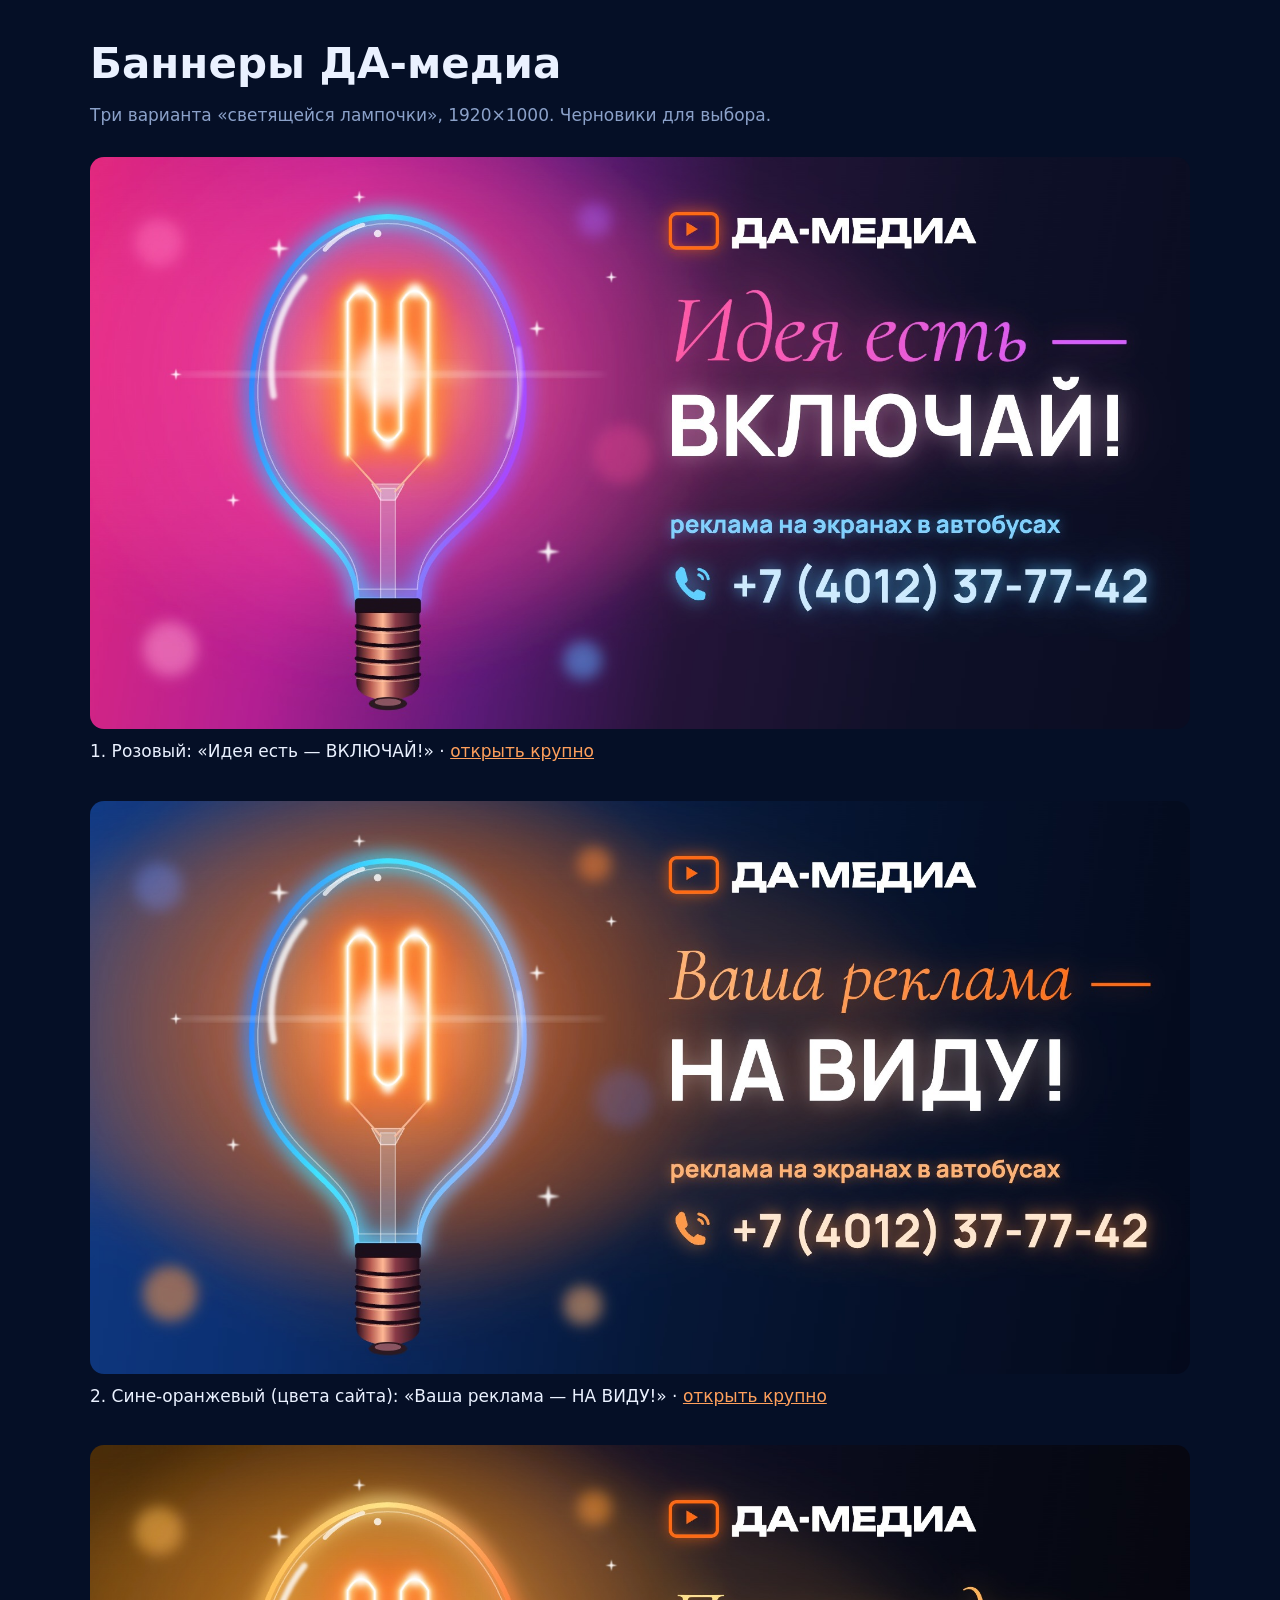
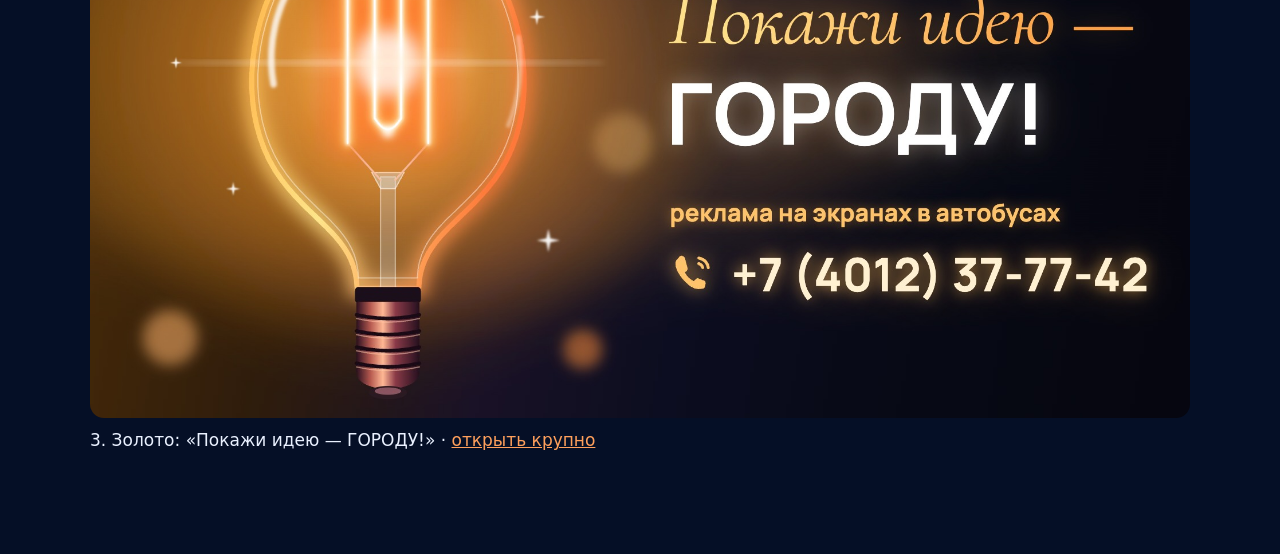
<file: banners/index.html>
<!doctype html><html lang="ru"><head><meta charset="utf-8"><meta name="robots" content="noindex"><meta name="viewport" content="width=device-width,initial-scale=1">
<title>Баннеры ДА-медиа — варианты</title>
<style>body{margin:0;background:#050f26;color:#eaf1ff;font:17px/1.5 system-ui,sans-serif}main{max-width:1100px;margin:0 auto;padding:32px 16px 64px}
h1{font-size:clamp(26px,5vw,42px);margin:0 0 8px}p{color:#8ba1c9;margin:0 0 28px}figure{margin:0 0 36px}img{width:100%;height:auto;display:block;border-radius:14px}
figcaption{margin-top:10px;color:#eaf1ff}a{color:#ffa05c}</style></head><body><main>
<h1>Баннеры ДА-медиа</h1><p>Три варианта «светящейся лампочки», 1920×1000. Черновики для выбора.</p>
<figure><img src="b1.jpg" alt="Вариант 1, розовый"><figcaption>1. Розовый: «Идея есть — ВКЛЮЧАЙ!» · <a href="b1.jpg">открыть крупно</a></figcaption></figure>
<figure><img src="b2.jpg" alt="Вариант 2, сине-оранжевый"><figcaption>2. Сине-оранжевый (цвета сайта): «Ваша реклама — НА ВИДУ!» · <a href="b2.jpg">открыть крупно</a></figcaption></figure>
<figure><img src="b3.jpg" alt="Вариант 3, золото"><figcaption>3. Золото: «Покажи идею — ГОРОДУ!» · <a href="b3.jpg">открыть крупно</a></figcaption></figure>
</main></body></html>
</file>
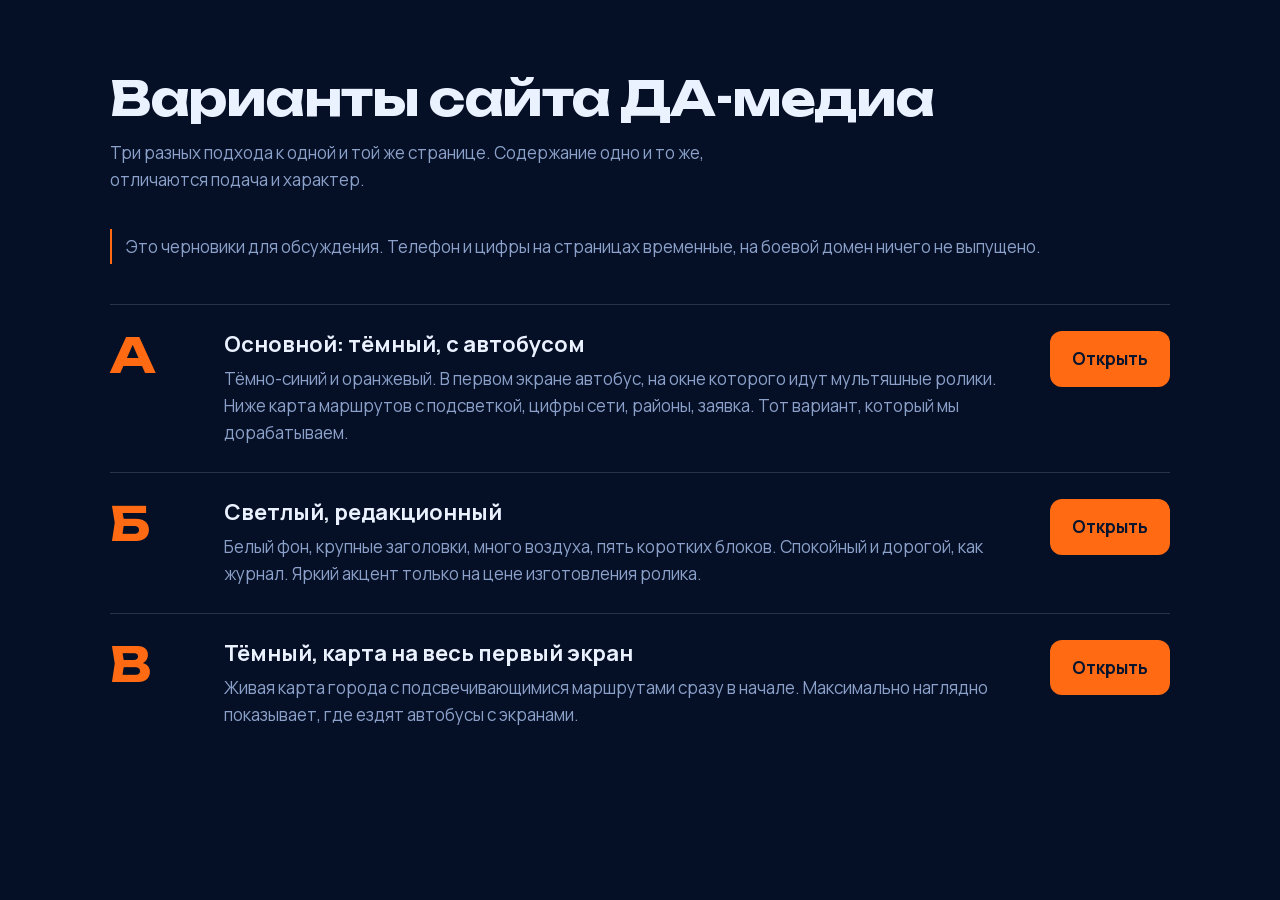
<file: variants/index.html>
<!doctype html>
<html lang="ru">
<head>
<meta charset="utf-8">
<meta name="viewport" content="width=device-width,initial-scale=1">
<meta name="robots" content="noindex">
<title>ДА-медиа — варианты сайта</title>
<link rel="stylesheet" href="../assets/fonts/fonts.css">
<style>
:root{--bg:#050f26;--ink:#eaf1ff;--muted:#8ba1c9;--line:rgba(255,255,255,.14);--or:#ff6a13}
*{box-sizing:border-box}
body{margin:0;background:var(--bg);color:var(--ink);font:400 17px/1.6 MAN,system-ui,sans-serif}
main{max-width:1100px;margin:0 auto;padding:clamp(28px,6vw,72px) 20px 64px}
h1{font:700 clamp(28px,5vw,48px)/1.1 UNB,MAN,sans-serif;letter-spacing:-.03em;margin:0 0 14px}
.lead{color:var(--muted);max-width:60ch;margin:0 0 36px}
.note{border-left:2px solid var(--or);padding:4px 0 4px 14px;color:var(--muted);margin:0 0 40px}
ul{list-style:none;margin:0;padding:0;display:grid;gap:0}
li{border-top:1px solid var(--line);padding:26px 0;display:grid;gap:8px;grid-template-columns:1fr}
@media(min-width:800px){li{grid-template-columns:90px 1fr auto;align-items:start;gap:24px}}
.k{font:700 clamp(32px,4vw,48px)/1 UNB,sans-serif;color:var(--or)}
h2{margin:0 0 6px;font:700 22px/1.25 MAN,sans-serif}
p{margin:0;color:var(--muted)}
a.go{display:inline-block;padding:14px 22px;background:var(--or);color:#06142e;font-weight:700;border-radius:12px;text-decoration:none;min-height:48px}
a.go:hover{background:#ffa05c}
:focus-visible{outline:2px solid #ffa05c;outline-offset:3px}
</style>
</head>
<body>
<main>
<h1>Варианты сайта ДА-медиа</h1>
<p class="lead">Три разных подхода к одной и той же странице. Содержание одно и то же, отличаются подача и характер.</p>
<p class="note">Это черновики для обсуждения. Телефон и цифры на страницах временные, на боевой домен ничего не выпущено.</p>
<ul>
<li><span class="k">А</span><div><h2>Основной: тёмный, с автобусом</h2><p>Тёмно-синий и оранжевый. В первом экране автобус, на окне которого идут мультяшные ролики. Ниже карта маршрутов с подсветкой, цифры сети, районы, заявка. Тот вариант, который мы дорабатываем.</p></div><a class="go" href="../index.html">Открыть</a></li>
<li><span class="k">Б</span><div><h2>Светлый, редакционный</h2><p>Белый фон, крупные заголовки, много воздуха, пять коротких блоков. Спокойный и дорогой, как журнал. Яркий акцент только на цене изготовления ролика.</p></div><a class="go" href="b/index.html">Открыть</a></li>
<li><span class="k">В</span><div><h2>Тёмный, карта на весь первый экран</h2><p>Живая карта города с подсвечивающимися маршрутами сразу в начале. Максимально наглядно показывает, где ездят автобусы с экранами.</p></div><a class="go" href="c/index.html">Открыть</a></li>
</ul>
</main>
</body>
</html>
</file>
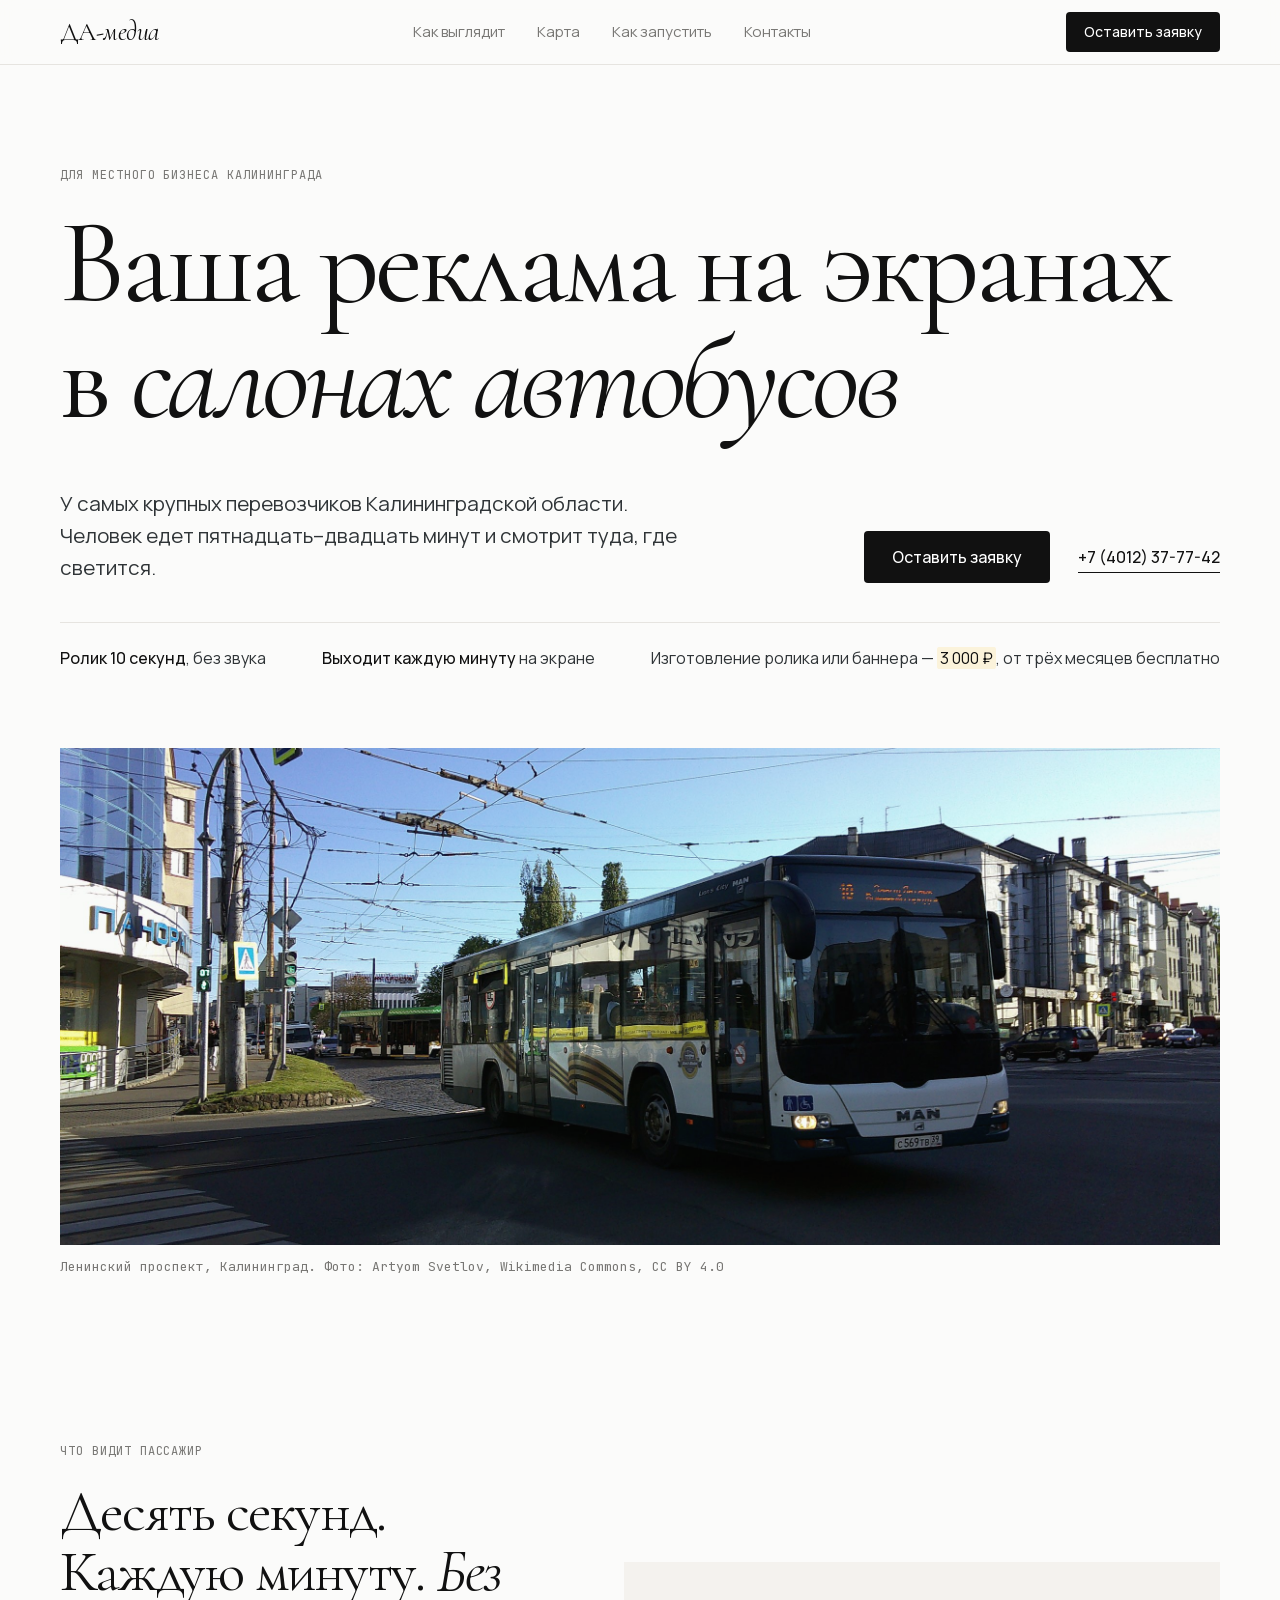
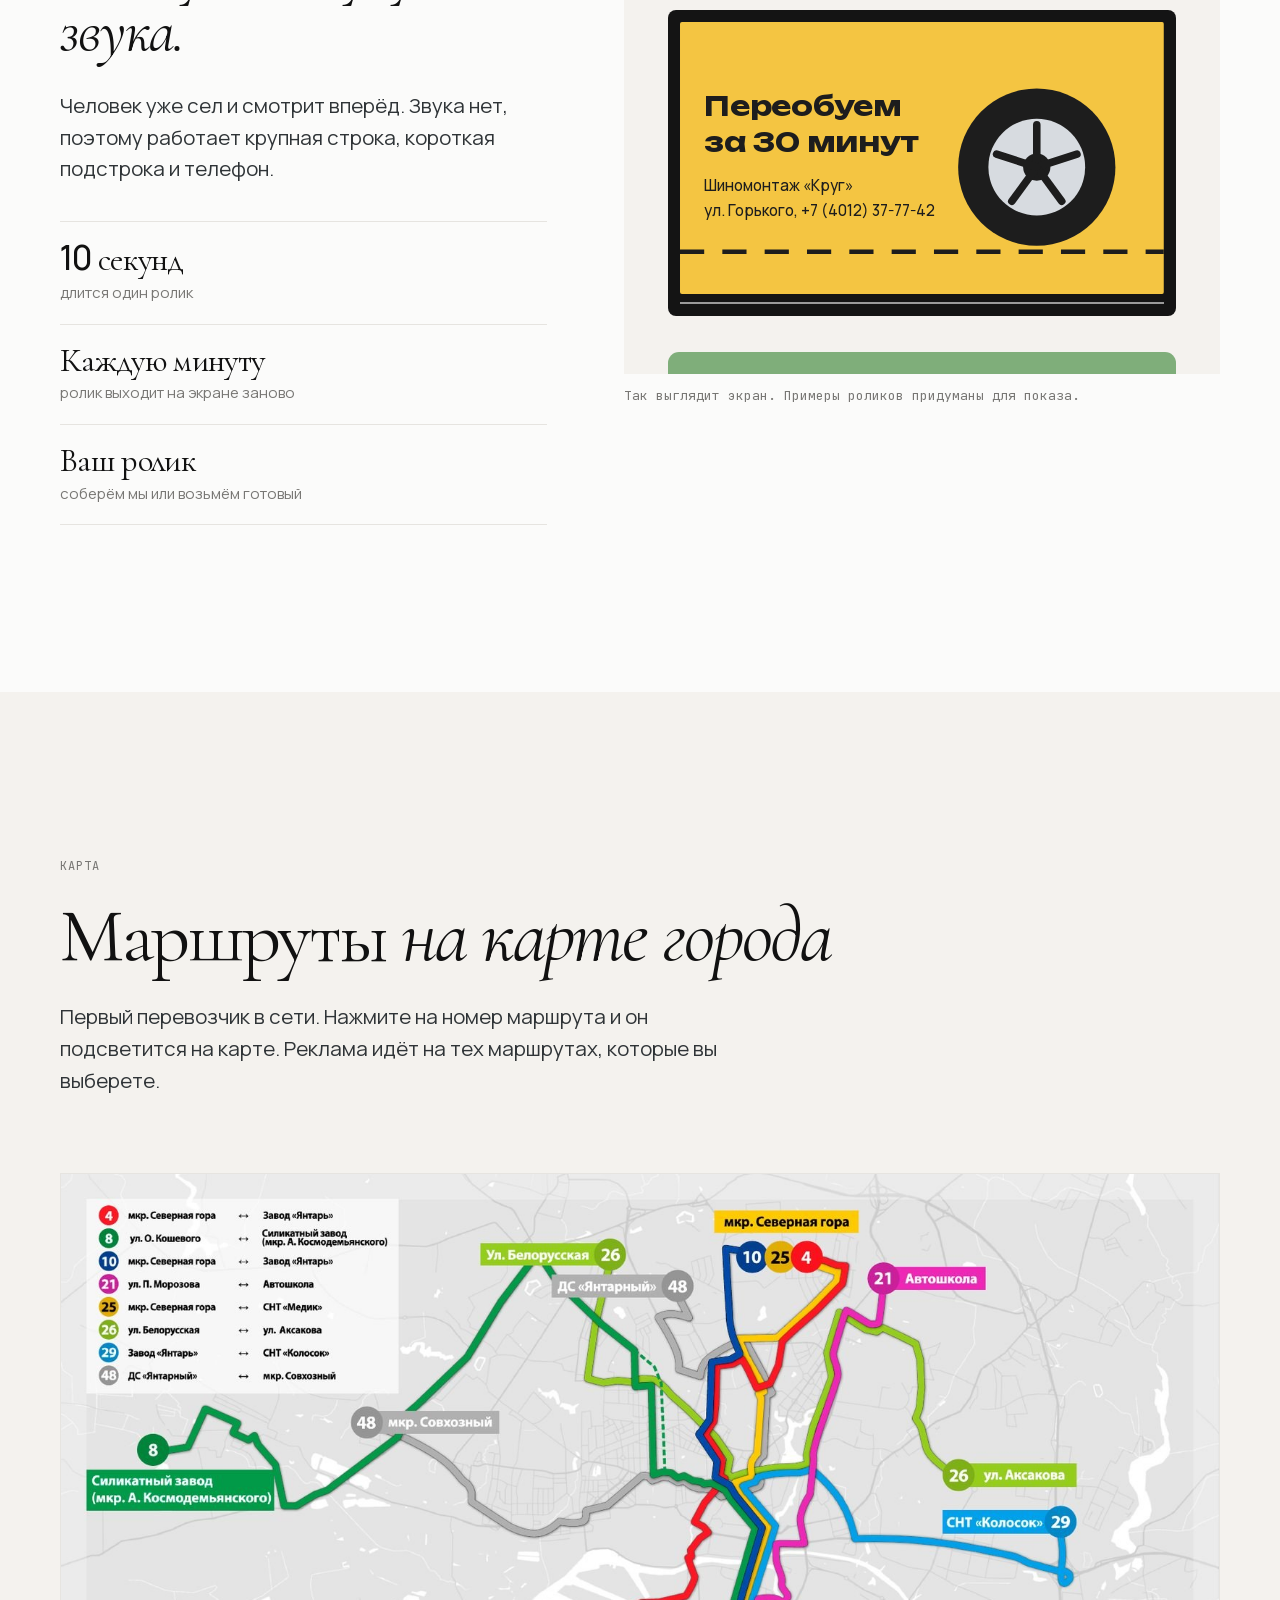
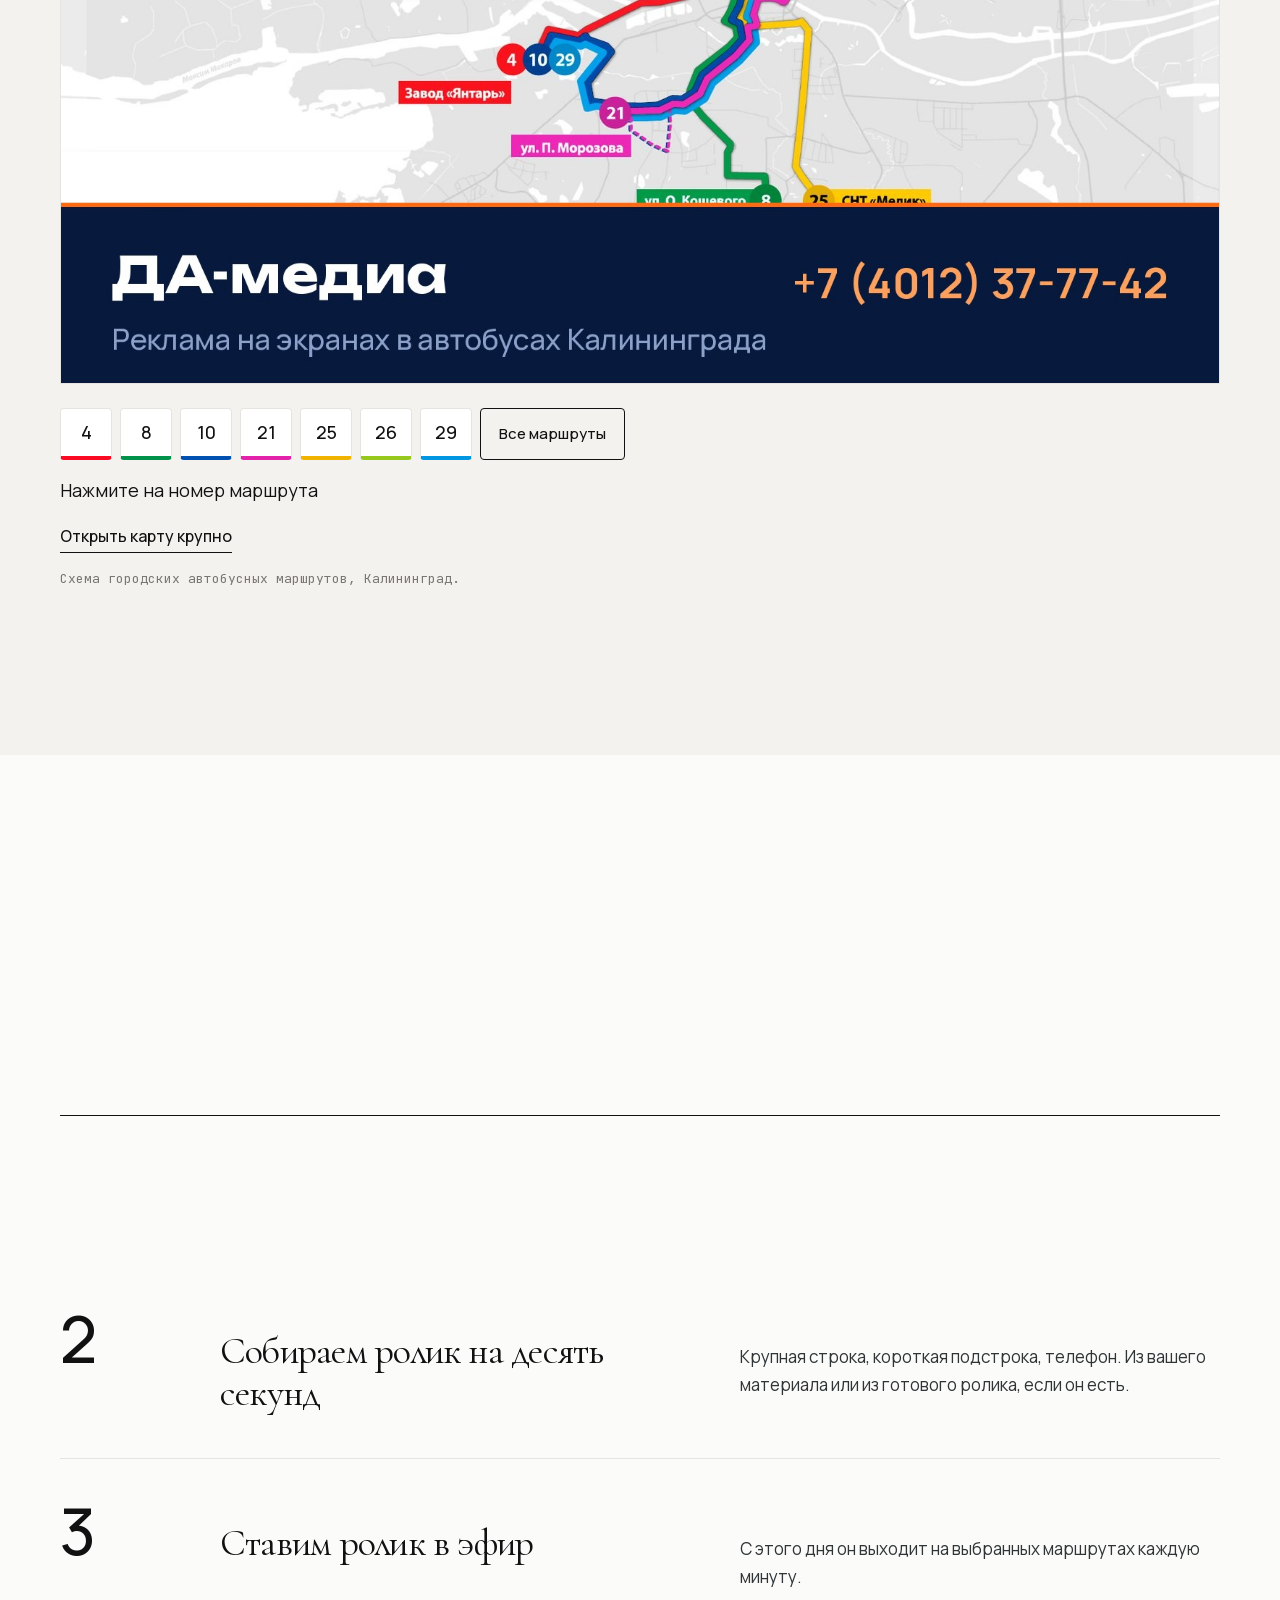
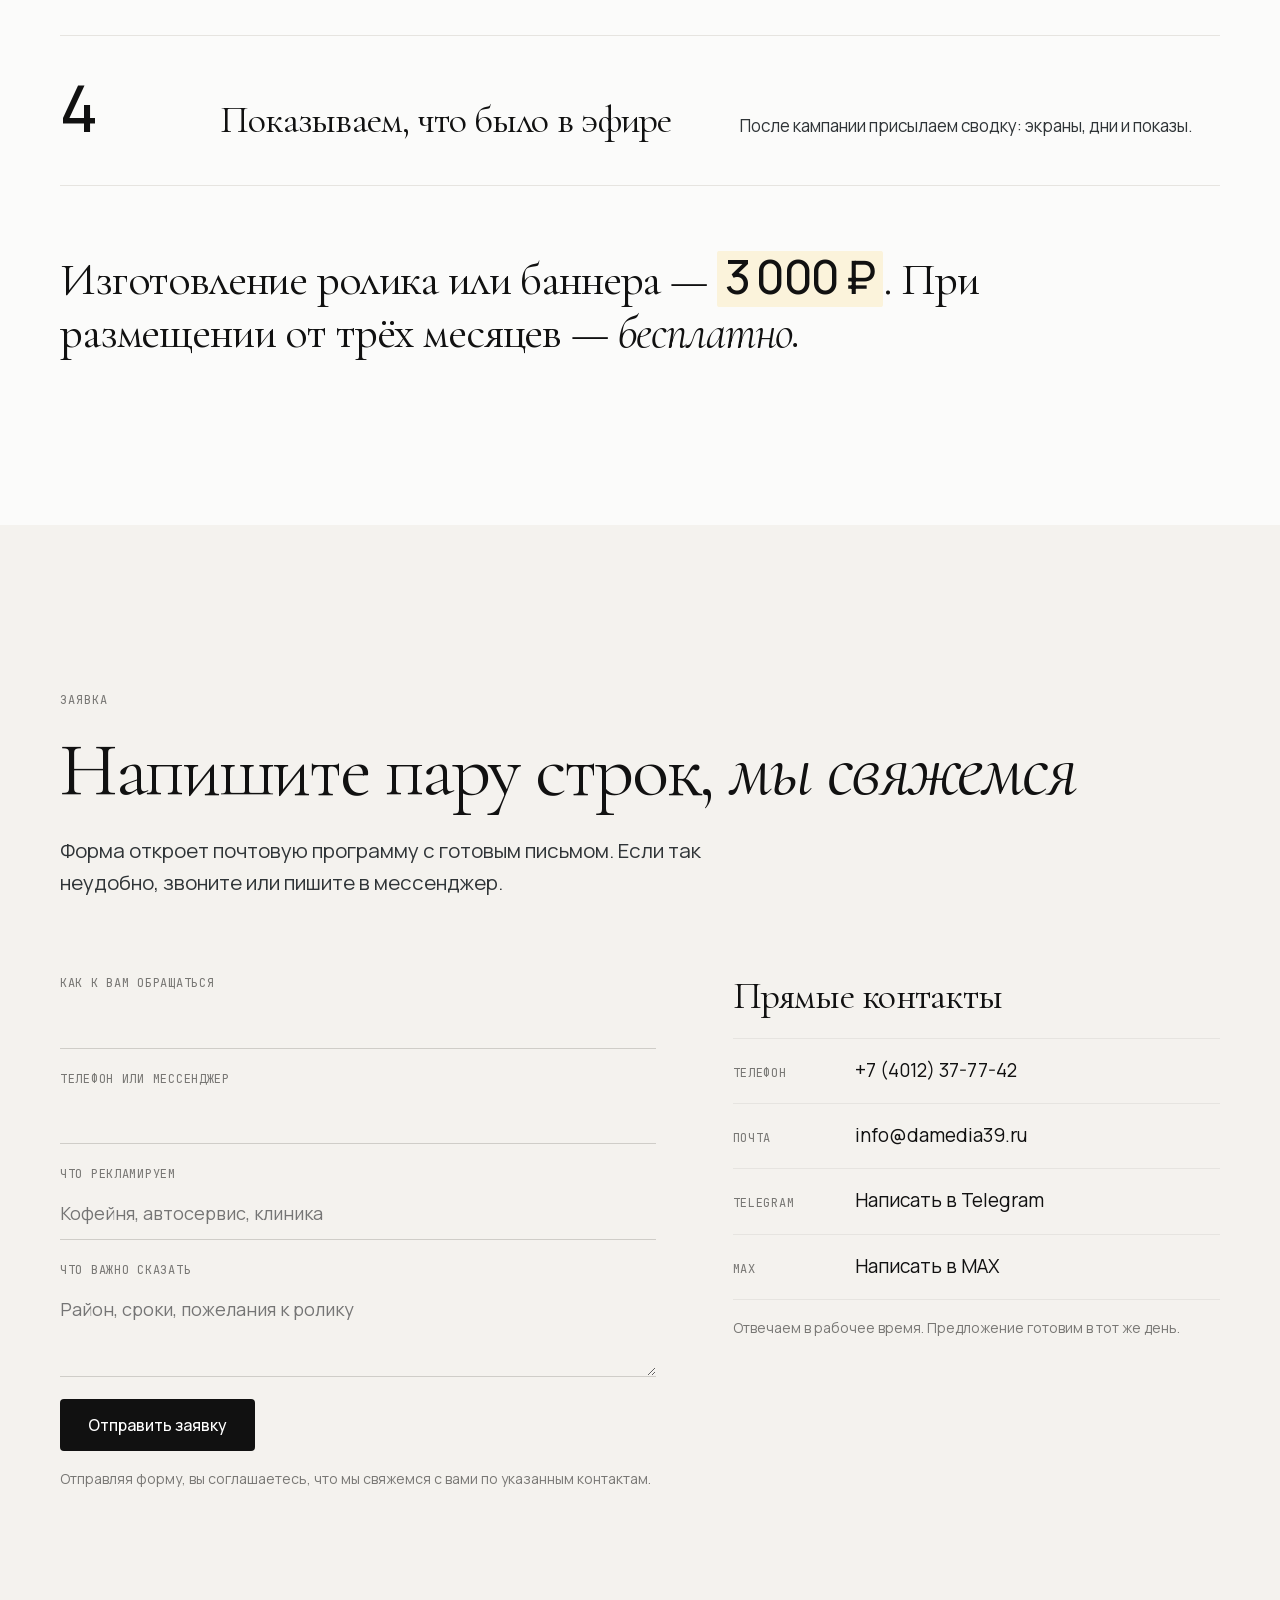
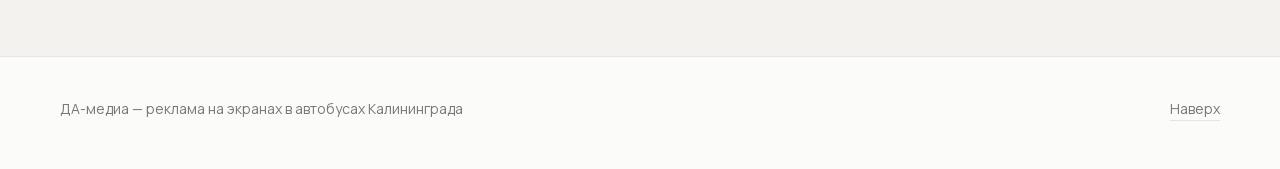
<file: variants/b/index.html>
<!doctype html>
<html lang="ru">
<head>
<meta charset="utf-8">
<meta name="robots" content="noindex">
<meta name="viewport" content="width=device-width,initial-scale=1">
<title>ДА-медиа — реклама на экранах в автобусах Калининграда</title>
<meta name="description" content="Реклама на экранах в салонах автобусов Калининграда для местного бизнеса. Ролик 10 секунд выходит каждую минуту, без звука. Оставьте заявку.">
<link rel="stylesheet" href="../../assets/fonts/fonts.css">
<style>
/* Вариант Б: светлый, редакционный. Шрифты: Cormorant (COR) для крупного, Manrope (MAN) для текста,
   JetBrains Mono (JB) для мелких меток, Unbounded (UNB) только внутри экрана с роликами. */
:root{
  --bg:#FBFBFA;
  --bone:#F4F2EE;
  --ink:#111111;
  --ink2:#2F3437;
  --mute:#787774;
  --line:#E6E4E0;
  --hi:#FBF3DB;
  --serif:COR,"Cormorant Garamond","Times New Roman",serif;
  --sans:MAN,"Helvetica Neue",system-ui,sans-serif;
  --mono:JB,"SF Mono",ui-monospace,monospace;
  --pad:20px;
  --maxw:1240px;
  --ease:cubic-bezier(.16,1,.3,1);
}
@media(min-width:768px){:root{--pad:40px}}
*{box-sizing:border-box}
html{scroll-behavior:smooth;scroll-padding-top:76px;-webkit-text-size-adjust:100%}
body{margin:0;background:var(--bg);color:var(--ink2);font:400 17px/1.65 var(--sans);overflow-x:hidden}
img{display:block;max-width:100%}
a{color:inherit}
h1,h2,h3,p,ul,ol,dl,dd,figure{margin:0}
ul,ol{padding:0;list-style:none}
button,input,textarea{font:inherit;color:inherit}
:focus-visible{outline:2px solid var(--ink);outline-offset:3px}
.wrap{max-width:var(--maxw);margin-inline:auto;padding-inline:var(--pad)}
.lbl{font:500 12px/1.4 var(--mono);letter-spacing:.08em;text-transform:uppercase;color:var(--mute)}
.d{font-family:var(--sans);font-weight:500;letter-spacing:-.04em}
.serif{font-family:var(--serif);font-weight:400;letter-spacing:-.03em;color:var(--ink)}
.serif i{font-style:italic}
h2{font:400 clamp(38px,6vw,84px)/1.02 var(--serif);letter-spacing:-.03em;color:var(--ink)}
.lead{font-size:clamp(18px,1.6vw,22px);line-height:1.55;color:var(--ink2);max-width:34em}
mark{background:var(--hi);color:var(--ink);padding:0 .18em;border-radius:2px}

/* кнопки: тёмные, прямоугольные */
.btn{display:inline-flex;align-items:center;justify-content:center;min-height:52px;padding:0 28px;background:var(--ink);color:#fff;
  border:0;border-radius:4px;font:500 16px/1 var(--sans);text-decoration:none;cursor:pointer;transition:background .2s,transform .2s}
.btn:hover{background:#333}
.btn:active{transform:scale(.98)}
.tlink{font:500 16px/1.4 var(--sans);color:var(--ink);text-decoration:none;border-bottom:1px solid var(--ink);padding:4px 0}
.tlink:hover{border-color:transparent}

/* шапка */
.hd{position:sticky;top:0;z-index:20;background:rgba(251,251,250,.86);-webkit-backdrop-filter:blur(10px);backdrop-filter:blur(10px);border-bottom:1px solid var(--line)}
.hd .wrap{display:flex;align-items:center;justify-content:space-between;height:64px}
.logo{font:400 26px/1 var(--serif);letter-spacing:-.02em;color:var(--ink);text-decoration:none}
.logo b{font-weight:400;font-style:italic}
.hd nav{display:none;gap:32px;font-size:15px}
.hd nav a{text-decoration:none;color:var(--mute);transition:color .2s}
.hd nav a:hover{color:var(--ink)}
.hd .btn{min-height:40px;padding:0 18px;font-size:14px}
@media(min-width:860px){.hd nav{display:flex}}

/* 1. первый экран */
.hero{padding-block:clamp(48px,8vw,112px) 0}
.hero h1{font:400 clamp(46px,9.2vw,148px)/.98 var(--serif);letter-spacing:-.035em;color:var(--ink);margin-top:22px;max-width:11.5em}
.hero h1 i{font-style:italic}
.hero-row{display:grid;gap:28px;margin-top:clamp(32px,4vw,56px);align-items:end}
.hero-act{display:flex;flex-wrap:wrap;gap:20px 28px;align-items:center}
.hero-meta{display:grid;gap:14px;margin-top:clamp(28px,3vw,44px);padding-top:22px;border-top:1px solid var(--line);font-size:16px;color:var(--ink2)}
.hero-meta b{font-weight:500;color:var(--ink)}
@media(min-width:900px){
  .hero-row{grid-template-columns:1.15fr .85fr;gap:64px}
  .hero-act{justify-content:flex-end}
  .hero-meta{grid-template-columns:repeat(3,auto);justify-content:space-between}
}
.hero-ph{margin-top:clamp(40px,6vw,88px);overflow:hidden;position:relative;background:var(--bone)}
.hero-ph img{width:100%;height:auto;aspect-ratio:4/3;object-fit:cover;object-position:68% 50%;filter:saturate(.82) contrast(.97)}
@media(min-width:700px){.hero-ph img{aspect-ratio:21/9;object-position:50% 52%}}
.cap{margin-top:12px;font:400 13px/1.5 var(--mono);color:var(--mute)}

.sec{padding-block:clamp(88px,13vw,184px)}
.sec-h{display:grid;gap:22px;margin-bottom:clamp(44px,6vw,84px)}
.sec-h .lead{margin-top:4px}

/* 2. экран в автобусе */
.scr-wrap{display:grid;gap:clamp(40px,6vw,88px);align-items:center}
@media(min-width:960px){.scr-wrap{grid-template-columns:.9fr 1.1fr}}
.scr-wrap h2{font-size:clamp(36px,4.6vw,66px)}
.facts{margin-top:36px;border-top:1px solid var(--line)}
.facts div{display:grid;grid-template-columns:minmax(0,1fr);gap:2px;padding:18px 0;border-bottom:1px solid var(--line)}
.facts dt{font:400 clamp(26px,2.6vw,34px)/1.1 var(--serif);color:var(--ink);letter-spacing:-.02em}
.facts dd{font-size:15px;color:var(--mute)}
.bus{background:var(--bone);padding:clamp(18px,4vw,48px) clamp(14px,3.5vw,44px) 0;position:relative}
.tv{background:#141414;padding:clamp(7px,1.2vw,12px);border-radius:8px}
.tv svg{display:block;width:100%;height:auto;border-radius:2px}
.tv-bar{height:2px;background:#333;margin-top:clamp(5px,.8vw,8px);overflow:hidden}
.tv-bar i{display:block;height:100%;background:#9a9a9a;transform-origin:0 50%;transform:scaleX(0)}
.tv-bar i.run{animation:fill var(--dur,7s) linear forwards}
@keyframes fill{to{transform:scaleX(1)}}
.rail{height:clamp(14px,2.4vw,22px);margin-top:clamp(20px,3vw,36px);background:#7fae7a;border-radius:11px 11px 0 0}
.sc{opacity:0;transition:opacity .6s ease}
.sc.on{opacity:1}
.u{font-family:UNB,MAN,sans-serif;font-weight:700;letter-spacing:-.01em}
.m{font-family:MAN,sans-serif;font-weight:500}
/* ролики внутри экрана */
.sc.on .wheel{animation:spin 2.4s linear infinite}
@keyframes spin{to{transform:rotate(360deg)}}
.wheel{transform-box:fill-box;transform-origin:center}
.sc.on .road{animation:road .7s linear infinite}
@keyframes road{to{stroke-dashoffset:-28}}
.steam path{opacity:0}
.sc.on .steam path{animation:steam 2.6s ease-in infinite}
.sc.on .steam path:nth-child(2){animation-delay:.8s}
.sc.on .steam path:nth-child(3){animation-delay:1.6s}
@keyframes steam{0%{opacity:0;transform:translateY(8px)}30%{opacity:.9}100%{opacity:0;transform:translateY(-22px)}}
.sc.on .tooth{animation:bob 1.8s ease-in-out infinite alternate}
@keyframes bob{to{transform:translateY(-4px) rotate(-2deg)}}
.tooth{transform-box:fill-box;transform-origin:center}
.sparkle{transform-box:fill-box;transform-origin:center;opacity:0}
.sc.on .sparkle{animation:twinkle 1.4s ease-in-out infinite}
.sc.on .sparkle.s2{animation-delay:.5s}
@keyframes twinkle{0%,100%{opacity:0;transform:scale(.3)}50%{opacity:1;transform:scale(1)}}
.sc.on .hand{animation:blink 1.2s steps(2) infinite}
@keyframes blink{50%{opacity:.35}}

/* 3. карта */
.kwrap{max-width:none}
.kscroll{overflow-x:auto;-webkit-overflow-scrolling:touch;border:1px solid var(--line);background:#e9edf2;scrollbar-width:thin}
.kmap{position:relative;width:max(100%,860px);aspect-ratio:1600/1117}
.kmap img{position:absolute;inset:0;width:100%;height:100%;max-width:none}
.kbase{transition:filter .5s ease}
.kmap.focus .kbase{filter:saturate(.1) brightness(1.08) contrast(.88)}
.rl{opacity:0;pointer-events:none;transition:opacity .45s ease}
.rl.on{opacity:1;filter:drop-shadow(0 0 3px var(--c)) drop-shadow(0 0 8px var(--c));
  -webkit-mask-image:linear-gradient(105deg,#000 0,#000 34%,rgba(0,0,0,.3) 46%,#000 58%,#000 100%);
  mask-image:linear-gradient(105deg,#000 0,#000 34%,rgba(0,0,0,.3) 46%,#000 58%,#000 100%);
  -webkit-mask-size:260% 100%;mask-size:260% 100%;animation:ksweep 2.6s linear infinite}
@keyframes ksweep{from{-webkit-mask-position:100% 0;mask-position:100% 0}to{-webkit-mask-position:0 0;mask-position:0 0}}
.kctl{margin-top:24px;display:grid;gap:16px}
.kchips{display:flex;flex-wrap:wrap;gap:8px}
.kch{appearance:none;background:#fff;border:1px solid var(--line);border-bottom:4px solid var(--c);border-radius:4px;
  min-width:52px;height:52px;cursor:pointer;font:500 18px/1 var(--sans);color:var(--ink);padding:0 4px;transition:background .2s,border-color .2s}
.kch:hover{background:var(--bone)}
.kch[aria-pressed="true"]{background:var(--ink);border-color:var(--ink);border-bottom-color:var(--c);color:#fff}
.kall{appearance:none;background:transparent;border:1px solid var(--line);border-radius:4px;height:52px;padding:0 18px;cursor:pointer;font:500 15px/1 var(--sans);color:var(--mute)}
.kall[aria-pressed="true"]{color:var(--ink);border-color:var(--ink)}
.kinfo{min-height:1.65em;color:var(--ink);font-size:18px}
.khint{display:none;font-size:14px;color:var(--mute)}
@media(max-width:860px){.khint{display:block}}
.kbig{justify-self:start}
.kcap{font:400 13px/1.5 var(--mono);color:var(--mute)}

/* 4. шаги */
.steps{border-top:1px solid var(--ink)}
.steps li{display:grid;gap:10px 40px;padding:clamp(26px,3.4vw,44px) 0;border-bottom:1px solid var(--line)}
.steps .n{font:500 clamp(40px,5vw,68px)/.9 var(--sans);color:var(--ink);letter-spacing:-.05em}
.steps h3{font:400 clamp(26px,3vw,40px)/1.1 var(--serif);letter-spacing:-.02em;color:var(--ink)}
.steps p{color:var(--ink2);max-width:36em}
@media(min-width:860px){.steps li{grid-template-columns:120px 1fr 1fr;align-items:baseline}}
.price{margin-top:clamp(40px,5vw,72px);font:400 clamp(28px,3.6vw,52px)/1.15 var(--serif);letter-spacing:-.025em;color:var(--ink);max-width:24em}

/* 5. заявка */
.order{display:grid;gap:clamp(48px,6vw,96px)}
@media(min-width:960px){.order{grid-template-columns:1.1fr .9fr;align-items:start}}
.f-row{display:grid;gap:6px;margin-bottom:22px}
.f-row label{font:500 12px/1.4 var(--mono);letter-spacing:.06em;text-transform:uppercase;color:var(--mute)}
.f-row input,.f-row textarea{width:100%;background:transparent;border:0;border-bottom:1px solid #cfcdc8;border-radius:0;padding:10px 0;font-size:18px;color:var(--ink);transition:border-color .2s}
.f-row input:focus,.f-row textarea:focus{outline:0;border-bottom-color:var(--ink)}
.f-row textarea{min-height:92px;resize:vertical}
.fine{margin-top:16px;font-size:14px;color:var(--mute)}
.ok{margin-top:14px;color:var(--ink);font-weight:500}
.cts{border-top:1px solid var(--line);margin-top:20px}
.cts li{display:grid;grid-template-columns:110px 1fr;gap:12px;padding:16px 0;border-bottom:1px solid var(--line);align-items:baseline}
.cts .k{font:500 12px/1.4 var(--mono);letter-spacing:.06em;text-transform:uppercase;color:var(--mute)}
.cts a{font-size:19px;color:var(--ink);text-decoration:none;border-bottom:1px solid transparent;overflow-wrap:anywhere}
.cts a:hover{border-color:var(--ink)}
.order h3{font:400 clamp(28px,3vw,40px)/1.1 var(--serif);letter-spacing:-.02em;color:var(--ink)}

.ft{border-top:1px solid var(--line);padding-block:40px 48px;font-size:14px;color:var(--mute)}
.ft .wrap{display:flex;flex-wrap:wrap;gap:12px 40px;justify-content:space-between}
.ft a{text-decoration:none;border-bottom:1px solid var(--line)}

/* появление */
.js .rv{opacity:0;transform:translateY(12px);transition:opacity .7s var(--ease),transform .7s var(--ease);transition-delay:calc(var(--i,0)*80ms)}
.js .rv.in{opacity:1;transform:none}
@media(prefers-reduced-motion:reduce){
  html{scroll-behavior:auto}
  .js .rv{opacity:1;transform:none;transition:none}
  .rl.on{animation:none;-webkit-mask-image:none;mask-image:none}
  .sc *{animation:none !important}
}
</style>
</head>
<body>
<script>document.documentElement.classList.add('js')</script>

<header class="hd">
  <div class="wrap">
    <a class="logo" href="#top">ДА<b>-медиа</b></a>
    <nav aria-label="Разделы">
      <a href="#ekran">Как выглядит</a>
      <a href="#karta">Карта</a>
      <a href="#zapusk">Как запустить</a>
      <a href="#zayavka">Контакты</a>
    </nav>
    <a class="btn" href="#zayavka">Оставить заявку</a>
  </div>
</header>

<main id="top">

<!-- 1. ПЕРВЫЙ ЭКРАН: что, для кого, что делать -->
<section class="hero wrap">
  <p class="lbl rv">Для местного бизнеса Калининграда</p>
  <h1 class="rv" style="--i:1">Ваша реклама на экранах в&nbsp;<i>салонах автобусов</i></h1>
  <div class="hero-row rv" style="--i:2">
    <p class="lead">У самых крупных перевозчиков Калининградской области. Человек едет пятнадцать&ndash;двадцать минут и смотрит туда, где светится.</p>
    <div class="hero-act">
      <a class="btn" href="#zayavka">Оставить заявку</a>
      <a class="tlink" href="tel:+74012377742">+7 (4012) 37-77-42</a>
    </div>
  </div>
  <div class="hero-meta rv" style="--i:3">
    <p><b>Ролик 10 секунд</b>, без звука</p>
    <p><b>Выходит каждую минуту</b> на экране</p>
    <p>Изготовление ролика или баннера &mdash; <mark>3&nbsp;000&nbsp;₽</mark>, от трёх месяцев бесплатно</p>
  </div>
  <figure class="hero-ph rv" style="--i:1">
    <img src="../../assets/foto/кг/04-transport.jpg" width="2400" height="1800" alt="Городской автобус на перекрёстке в центре Калининграда">
  </figure>
  <p class="cap">Ленинский проспект, Калининград. Фото: Artyom Svetlov, Wikimedia Commons, CC BY 4.0</p>
</section>

<!-- 2. КАК ВЫГЛЯДИТ ЭКРАН -->
<section class="sec" id="ekran">
  <div class="wrap scr-wrap">
    <div class="rv">
      <p class="lbl">Что видит пассажир</p>
      <h2 style="margin-top:22px">Десять секунд. Каждую минуту. <i>Без звука.</i></h2>
      <p class="lead" style="margin-top:28px">Человек уже сел и смотрит вперёд. Звука нет, поэтому работает крупная строка, короткая подстрока и телефон.</p>
      <dl class="facts">
        <div><dt><span class="d">10</span> секунд</dt><dd>длится один ролик</dd></div>
        <div><dt>Каждую минуту</dt><dd>ролик выходит на экране заново</dd></div>
        <div><dt>Ваш ролик</dt><dd>соберём мы или возьмём готовый</dd></div>
      </dl>
    </div>

    <!-- TODO: доля мужчин/женщин, ждём данных -->

    <div class="rv" style="--i:1">
      <div class="bus">
        <div class="tv" role="img" aria-label="Экран в салоне автобуса: по очереди идут примеры роликов — шиномонтаж, кафе, стоматология и финальный кадр «Здесь может быть ваша реклама»">
          <svg viewBox="0 0 320 180" aria-hidden="true">
            <!-- 1. шиномонтаж -->
            <g class="sc on" data-sc>
              <rect width="320" height="180" fill="#f4c542"/>
              <line class="road" x1="0" y1="152" x2="320" y2="152" stroke="#1d1d1d" stroke-width="3" stroke-dasharray="16 12"/>
              <g class="wheel">
                <circle cx="236" cy="96" r="52" fill="#1d1d1d"/>
                <circle cx="236" cy="96" r="32" fill="#d7dbe0"/>
                <circle cx="236" cy="96" r="9" fill="#1d1d1d"/>
                <g stroke="#1d1d1d" stroke-width="5" stroke-linecap="round">
                  <line x1="236" y1="96" x2="236" y2="68"/><line x1="236" y1="96" x2="262.6" y2="87.4"/>
                  <line x1="236" y1="96" x2="252.5" y2="118.6"/><line x1="236" y1="96" x2="219.5" y2="118.6"/>
                  <line x1="236" y1="96" x2="209.4" y2="87.4"/>
                </g>
              </g>
              <text class="u" x="16" y="62" font-size="18" fill="#1d1d1d">Переобуем</text>
              <text class="u" x="16" y="86" font-size="18" fill="#1d1d1d">за 30 минут</text>
              <text class="m" x="16" y="112" font-size="10" fill="#1d1d1d">Шиномонтаж «Круг»</text>
              <text class="m" x="16" y="128" font-size="10" fill="#1d1d1d">ул. Горького, +7 (4012) 37-77-42</text>
            </g>
            <!-- 2. суп -->
            <g class="sc" data-sc>
              <rect width="320" height="180" fill="#f3e6cc"/>
              <g class="steam" fill="none" stroke="#9a8a70" stroke-width="3" stroke-linecap="round">
                <path d="M212 90 q-8 -10 0 -20 q8 -10 0 -20"/>
                <path d="M236 90 q-8 -10 0 -20 q8 -10 0 -20"/>
                <path d="M260 90 q-8 -10 0 -20 q8 -10 0 -20"/>
              </g>
              <path d="M172 104 H300 C300 142 272 160 236 160 C200 160 172 142 172 104 Z" fill="#b8432f"/>
              <ellipse cx="236" cy="104" rx="64" ry="9" fill="#e8a33d"/>
              <circle cx="220" cy="103" r="3" fill="#7a9a3c"/><circle cx="246" cy="105" r="3" fill="#c0392b"/><circle cx="262" cy="102" r="2.5" fill="#7a9a3c"/>
              <rect x="206" y="160" width="60" height="5" rx="2" fill="#8c3322"/>
              <text class="u" x="16" y="62" font-size="18" fill="#2a1d14">Горячий суп</text>
              <text class="u" x="16" y="86" font-size="18" fill="#2a1d14">каждый день</text>
              <text class="m" x="16" y="112" font-size="10" fill="#2a1d14">Кафе «Печка»</text>
              <text class="m" x="16" y="128" font-size="10" fill="#2a1d14">Обед с 12 до 16</text>
            </g>
            <!-- 3. зуб -->
            <g class="sc" data-sc>
              <rect width="320" height="180" fill="#bfe3ef"/>
              <g class="tooth">
                <path d="M204 70 C204 50 222 46 236 56 C250 46 268 50 268 70 C268 96 258 106 256 138 C254 156 243 156 241 136 C239 118 233 118 231 136 C229 156 218 156 216 138 C214 106 204 96 204 70 Z" fill="#fff" stroke="#1b4f6b" stroke-width="3" stroke-linejoin="round"/>
                <path d="M224 82 q12 10 24 0" fill="none" stroke="#1b4f6b" stroke-width="3" stroke-linecap="round"/>
                <circle cx="225" cy="70" r="2.6" fill="#1b4f6b"/><circle cx="247" cy="70" r="2.6" fill="#1b4f6b"/>
              </g>
              <path class="sparkle" d="M280 40 l3 9 l9 3 l-9 3 l-3 9 l-3 -9 l-9 -3 l9 -3 Z" fill="#fff"/>
              <path class="sparkle s2" d="M194 112 l2 6 l6 2 l-6 2 l-2 6 l-2 -6 l-6 -2 l6 -2 Z" fill="#fff"/>
              <text class="u" x="16" y="62" font-size="18" fill="#12384f">Улыбка</text>
              <text class="u" x="16" y="86" font-size="18" fill="#12384f">без страха</text>
              <text class="m" x="16" y="112" font-size="10" fill="#12384f">Стоматология «Улыбка»</text>
              <text class="m" x="16" y="128" font-size="10" fill="#12384f">Осмотр и чистка</text>
            </g>
            <!-- 4. финальный кадр -->
            <g class="sc" data-sc>
              <rect width="320" height="180" fill="#071a3d"/>
              <text class="u" x="160" y="64" font-size="17" fill="#fff" text-anchor="middle">Здесь может быть</text>
              <text class="u" x="160" y="90" font-size="17" fill="#ff8a3d" text-anchor="middle">ваша реклама</text>
              <line x1="120" y1="106" x2="200" y2="106" stroke="#3d5688" stroke-width="1"/>
              <text class="u" x="160" y="128" font-size="12" fill="#fff" text-anchor="middle">ДА-медиа</text>
              <text class="u hand" x="160" y="150" font-size="12" fill="#fff" text-anchor="middle">+7 (4012) 37-77-42</text>
            </g>
          </svg>
          <div class="tv-bar"><i data-bar></i></div>
        </div>
        <div class="rail"></div>
      </div>
      <p class="cap">Так выглядит экран. Примеры роликов придуманы для показа.</p>
    </div>
  </div>
</section>

<!-- 3. КАРТА -->
<section class="sec" id="karta" style="background:var(--bone)">
  <div class="wrap">
    <header class="sec-h rv">
      <p class="lbl">Карта</p>
      <h2>Маршруты <i>на карте города</i></h2>
      <p class="lead">Первый перевозчик в сети. Нажмите на номер маршрута и он подсветится на карте. Реклама идёт на тех маршрутах, которые вы выберете.</p>
    </header>
    <div class="kwrap rv" data-karta>
      <div class="kscroll" data-scroll>
        <div class="kmap">
          <img class="kbase" src="../../assets/karta/karta-marshrutov.jpg" width="1600" height="1117" loading="lazy"
               alt="Схема автобусных маршрутов Калининграда: 4, 8, 10, 21, 25, 26, 29 и 48">
          <img class="rl" data-r="4" style="--c:#fa0a23" src="../../assets/karta/r4.png" alt="" width="1600" height="1117" loading="lazy"><img class="rl" data-r="8" style="--c:#00914b" src="../../assets/karta/r8.png" alt="" width="1600" height="1117" loading="lazy"><img class="rl" data-r="10" style="--c:#0050af" src="../../assets/karta/r10.png" alt="" width="1600" height="1117" loading="lazy"><img class="rl" data-r="21" style="--c:#e223aa" src="../../assets/karta/r21.png" alt="" width="1600" height="1117" loading="lazy"><img class="rl" data-r="25" style="--c:#f0b400" src="../../assets/karta/r25.png" alt="" width="1600" height="1117" loading="lazy"><img class="rl" data-r="26" style="--c:#96c81e" src="../../assets/karta/r26.png" alt="" width="1600" height="1117" loading="lazy"><img class="rl" data-r="29" style="--c:#0096e1" src="../../assets/karta/r29.png" alt="" width="1600" height="1117" loading="lazy">
        </div>
      </div>
      <div class="kctl">
        <div class="kchips" role="group" aria-label="Выбор маршрута"><button type="button" class="kch" data-r="4" style="--c:#fa0a23" aria-pressed="false">4</button><button type="button" class="kch" data-r="8" style="--c:#00914b" aria-pressed="false">8</button><button type="button" class="kch" data-r="10" style="--c:#0050af" aria-pressed="false">10</button><button type="button" class="kch" data-r="21" style="--c:#e223aa" aria-pressed="false">21</button><button type="button" class="kch" data-r="25" style="--c:#f0b400" aria-pressed="false">25</button><button type="button" class="kch" data-r="26" style="--c:#96c81e" aria-pressed="false">26</button><button type="button" class="kch" data-r="29" style="--c:#0096e1" aria-pressed="false">29</button><button type="button" class="kall" data-all>Все маршруты</button></div>
        <p class="kinfo" data-info aria-live="polite">Нажмите на номер маршрута</p>
        <p class="khint">Карту можно двигать пальцем вправо и влево.</p>
        <a class="tlink kbig" href="../../assets/karta/karta-marshrutov.jpg" target="_blank" rel="noopener">Открыть карту крупно</a>
        <p class="kcap">Схема городских автобусных маршрутов, Калининград.</p>
      </div>
    </div>
  </div>
</section>

<!-- 4. КАК ЗАПУСТИТЬ -->
<section class="sec" id="zapusk">
  <div class="wrap">
    <header class="sec-h rv">
      <p class="lbl">Как запустить</p>
      <h2>Четыре шага <i>от заявки до эфира</i></h2>
    </header>
    <ol class="steps">
      <li class="rv"><span class="n">1</span><h3>Вы пишете, что рекламируете</h3><p>Район, срок и пара слов о деле. Звонок необязателен.</p></li>
      <li class="rv"><span class="n">2</span><h3>Собираем ролик на десять секунд</h3><p>Крупная строка, короткая подстрока, телефон. Из вашего материала или из готового ролика, если он есть.</p></li>
      <li class="rv"><span class="n">3</span><h3>Ставим ролик в эфир</h3><p>С этого дня он выходит на выбранных маршрутах каждую минуту.</p></li>
      <li class="rv"><span class="n">4</span><h3>Показываем, что было в эфире</h3><p>После кампании присылаем сводку: экраны, дни и показы.</p></li>
    </ol>
    <p class="price rv">Изготовление ролика или баннера &mdash; <mark><span class="d">3&nbsp;000&nbsp;₽</span></mark>. При размещении от трёх месяцев &mdash; <i>бесплатно.</i></p>
  </div>
</section>

<!-- 5. ЗАЯВКА И КОНТАКТЫ -->
<section class="sec" id="zayavka" style="background:var(--bone)">
  <div class="wrap">
    <header class="sec-h rv">
      <p class="lbl">Заявка</p>
      <h2>Напишите пару строк, <i>мы свяжемся</i></h2>
      <p class="lead">Форма откроет почтовую программу с готовым письмом. Если так неудобно, звоните или пишите в мессенджер.</p>
    </header>
    <div class="order">
      <form class="rv" data-mail novalidate>
        <div class="f-row"><label for="f-name">Как к вам обращаться</label><input id="f-name" name="Имя" type="text" autocomplete="name" required></div>
        <div class="f-row"><label for="f-tel">Телефон или мессенджер</label><input id="f-tel" name="Связь" type="text" autocomplete="tel" required></div>
        <div class="f-row"><label for="f-biz">Что рекламируем</label><input id="f-biz" name="Что рекламируем" type="text" placeholder="Кофейня, автосервис, клиника"></div>
        <div class="f-row"><label for="f-txt">Что важно сказать</label><textarea id="f-txt" name="Комментарий" placeholder="Район, сроки, пожелания к ролику"></textarea></div>
        <button class="btn" type="submit">Отправить заявку</button>
        <p class="ok" data-ok hidden></p>
        <p class="fine">Отправляя форму, вы соглашаетесь, что мы свяжемся с вами по указанным контактам.</p>
      </form>
      <div class="rv" style="--i:1">
        <h3>Прямые контакты</h3>
        <ul class="cts">
          <li><span class="k">Телефон</span><a href="tel:+74012377742">+7 (4012) 37-77-42</a></li>
          <li><span class="k">Почта</span><a href="mailto:info@damedia39.ru">info@damedia39.ru</a></li>
          <li><span class="k">Telegram</span><a href="https://t.me/damedia39">Написать в Telegram</a></li>
          <li><span class="k">MAX</span><a href="https://max.ru/damedia39">Написать в MAX</a></li>
        </ul>
        <p class="fine">Отвечаем в рабочее время. Предложение готовим в тот же день.</p>
      </div>
    </div>
  </div>
</section>

</main>

<footer class="ft">
  <div class="wrap">
    <span>ДА-медиа &mdash; реклама на экранах в автобусах Калининграда</span>
    <a href="#top">Наверх</a>
  </div>
</footer>

<script>
(function(){
  'use strict';
  /* появление блоков при прокрутке */
  var rv=[].slice.call(document.querySelectorAll('.rv'));
  if('IntersectionObserver' in window){
    var io=new IntersectionObserver(function(es){es.forEach(function(e){if(e.isIntersecting){e.target.classList.add('in');io.unobserve(e.target)}})},{threshold:.08,rootMargin:'0px 0px -4% 0px'});
    rv.forEach(function(el){io.observe(el)});
  } else { rv.forEach(function(el){el.classList.add('in')}); }

  /* экран с примерами роликов: четыре кадра по кругу */
  var sc=[].slice.call(document.querySelectorAll('[data-sc]')), bar=document.querySelector('[data-bar]');
  var DUR=7000, k=0, t=null;
  function bar0(){ if(!bar) return; bar.classList.remove('run'); void bar.offsetWidth; bar.style.setProperty('--dur',DUR+'ms'); bar.classList.add('run') }
  function show(n){ sc.forEach(function(g,i){g.classList.toggle('on',i===n)}); bar0() }
  function tick(){ k=(k+1)%sc.length; show(k) }
  var tv=document.querySelector('.tv'), reduce=matchMedia('(prefers-reduced-motion:reduce)').matches;
  show(0);
  if(!reduce && tv){
    if('IntersectionObserver' in window){
      new IntersectionObserver(function(es){ if(es[0].isIntersecting){ if(!t) t=setInterval(tick,DUR) } else if(t){ clearInterval(t); t=null } },{threshold:.2}).observe(tv);
    } else t=setInterval(tick,DUR);
  }

  /* карта: подсветка по очереди и по нажатию на номер */
  var root=document.querySelector('[data-karta]');
  if(root){
    var map=root.querySelector('.kmap'), layers=[].slice.call(root.querySelectorAll('.rl')),
        chips=[].slice.call(root.querySelectorAll('.kch')), all=root.querySelector('[data-all]'), info=root.querySelector('[data-info]'),
        scroller=root.querySelector('[data-scroll]');
    var N={"4":["мкр. Северная гора","Завод «Янтарь»"],"8":["ул. О. Кошевого","Силикатный завод"],"10":["мкр. Северная гора","Завод «Янтарь»"],"21":["ул. П. Морозова","Автошкола"],"25":["мкр. Северная гора","СНТ «Медик»"],"26":["ул. Белорусская","ул. Аксакова"],"29":["Завод «Янтарь»","СНТ «Колосок»"]};
    var i=-1, timer=null, seen=false, manual=false, still=matchMedia('(prefers-reduced-motion:reduce)').matches;
    function pick(n){
      map.classList.toggle('focus',!!n);
      layers.forEach(function(l){l.classList.toggle('on',l.dataset.r===n)});
      chips.forEach(function(c){c.setAttribute('aria-pressed',c.dataset.r===n?'true':'false')});
      all.setAttribute('aria-pressed',n?'false':'true');
      info.textContent=n?('Маршрут '+n+': '+N[n][0]+' ↔ '+N[n][1]):'Нажмите на номер маршрута';
    }
    function step(){ i=(i+1)%chips.length; pick(chips[i].dataset.r) }
    function go(){ if(still||timer||!seen||manual) return; step(); timer=setInterval(step,3000) }
    function halt(){ if(timer){clearInterval(timer);timer=null} }
    chips.forEach(function(c){c.addEventListener('click',function(){manual=true;halt();pick(c.dataset.r);i=chips.indexOf(c)})});
    all.addEventListener('click',function(){manual=true;halt();pick(null)});
    pick(null);
    /* на телефоне карта шире экрана: начинаем с середины */
    if(scroller && scroller.scrollWidth>scroller.clientWidth){ scroller.scrollLeft=(scroller.scrollWidth-scroller.clientWidth)/2 }
    if('IntersectionObserver' in window){
      new IntersectionObserver(function(es){ seen=es[0].isIntersecting; seen?go():(halt(),manual=false,pick(null)) },{threshold:.35}).observe(root);
    }
  }

  /* заявка: письмо на почту без сервера */
  var form=document.querySelector('form[data-mail]');
  if(form){
    var MAIL='info@damedia39.ru';
    form.addEventListener('submit',function(e){
      e.preventDefault();
      var ok=form.querySelector('[data-ok]'), d=new FormData(form), rows=[];
      if(!String(d.get('Имя')||'').trim() || !String(d.get('Связь')||'').trim()){
        ok.hidden=false; ok.textContent='Укажите имя и как с вами связаться.'; return;
      }
      d.forEach(function(v,key){ if(String(v).trim()) rows.push(key+': '+v) });
      location.href='mailto:'+MAIL+'?subject='+encodeURIComponent('Заявка на рекламу — ДА-медиа')+'&body='+encodeURIComponent('Заявка с сайта ДА-медиа\n\n'+rows.join('\n'));
      ok.hidden=false; ok.textContent='Открываем почту. Если окно не появилось, пишите на '+MAIL;
    });
  }
})();
</script>
</body>
</html>
</file>
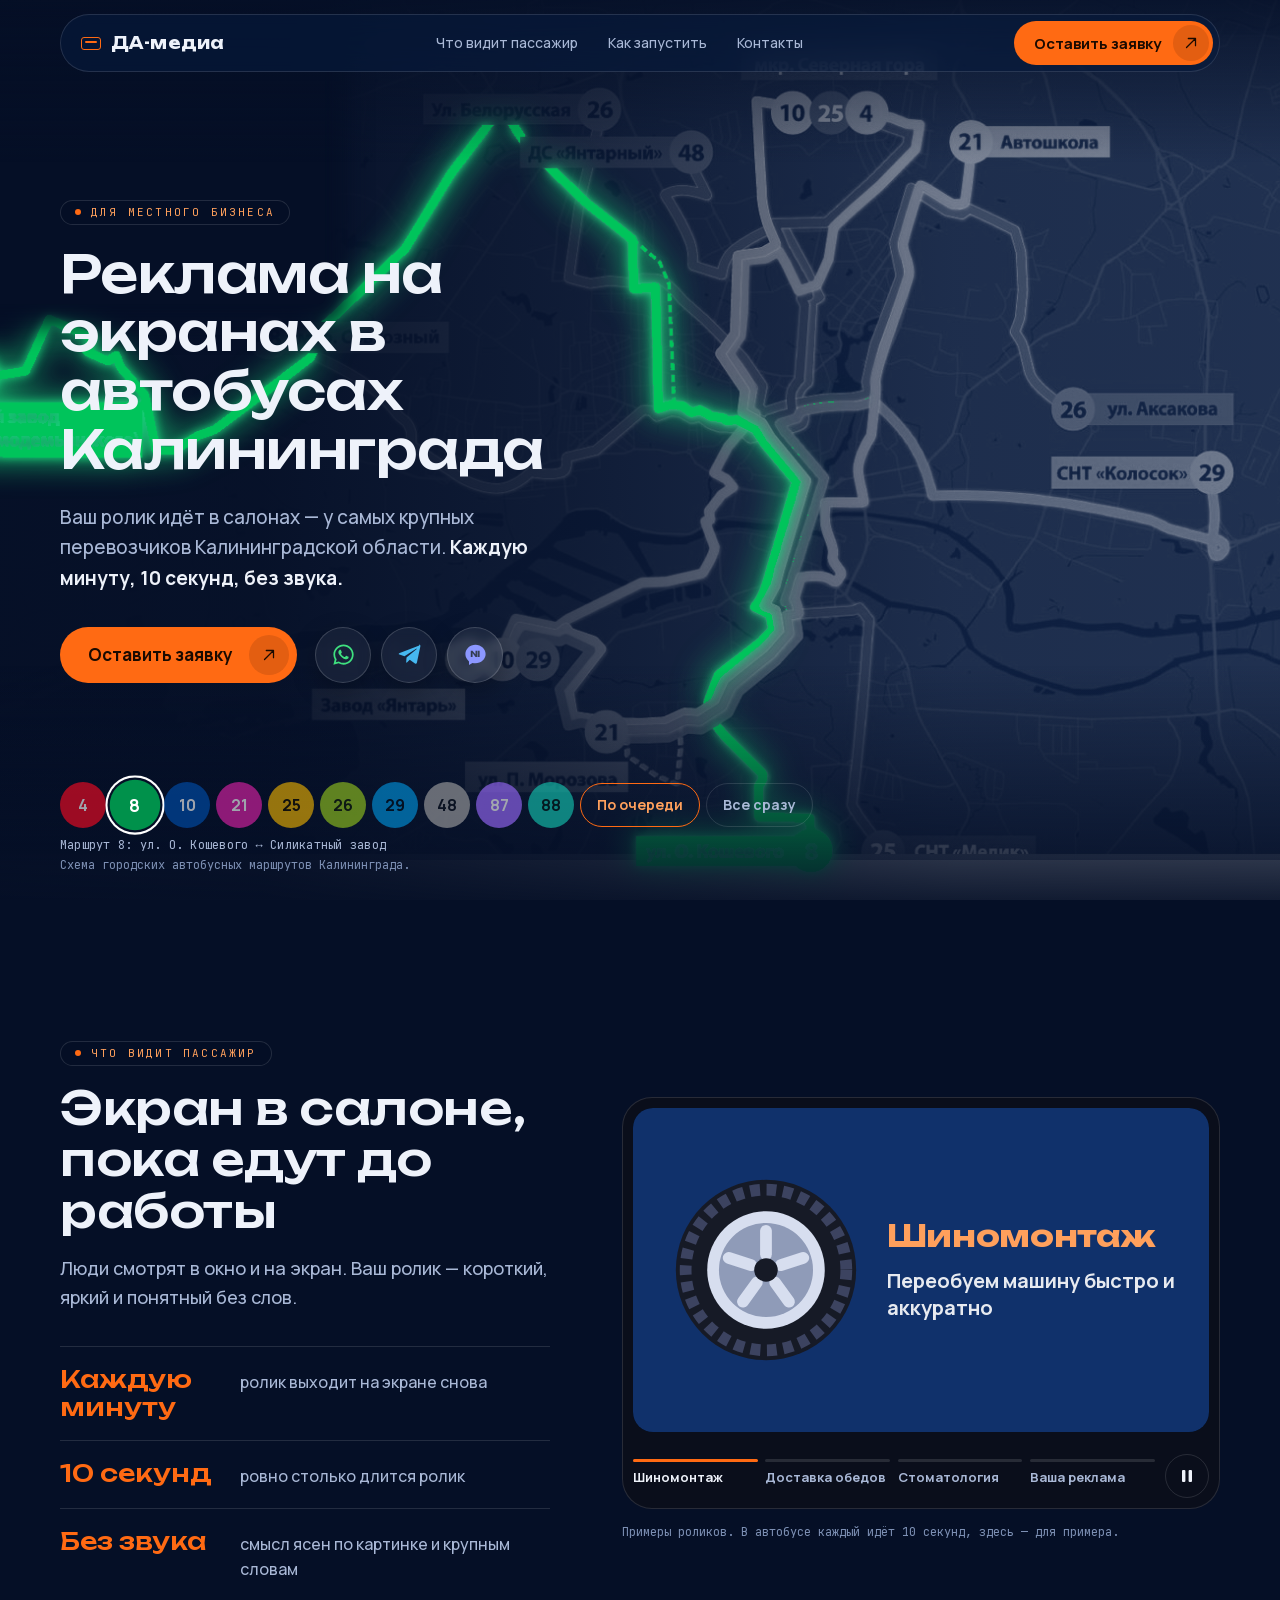
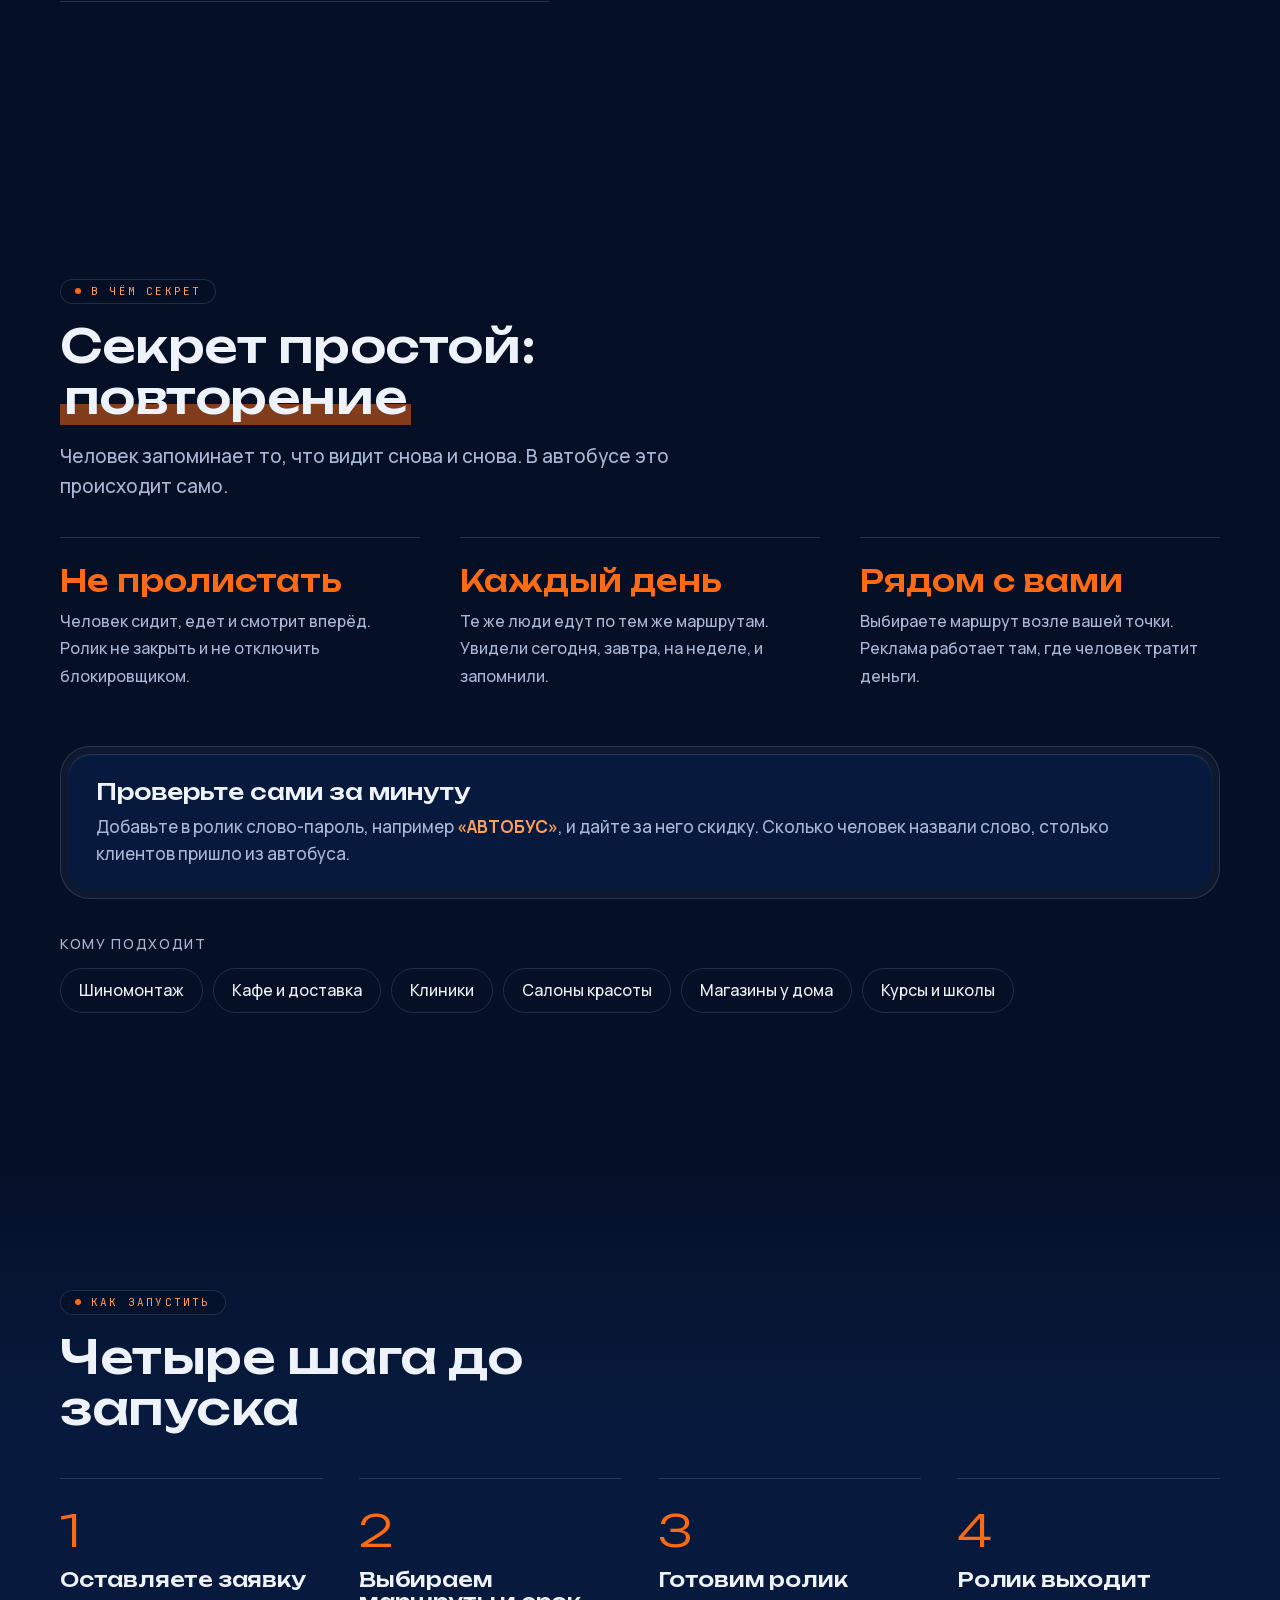
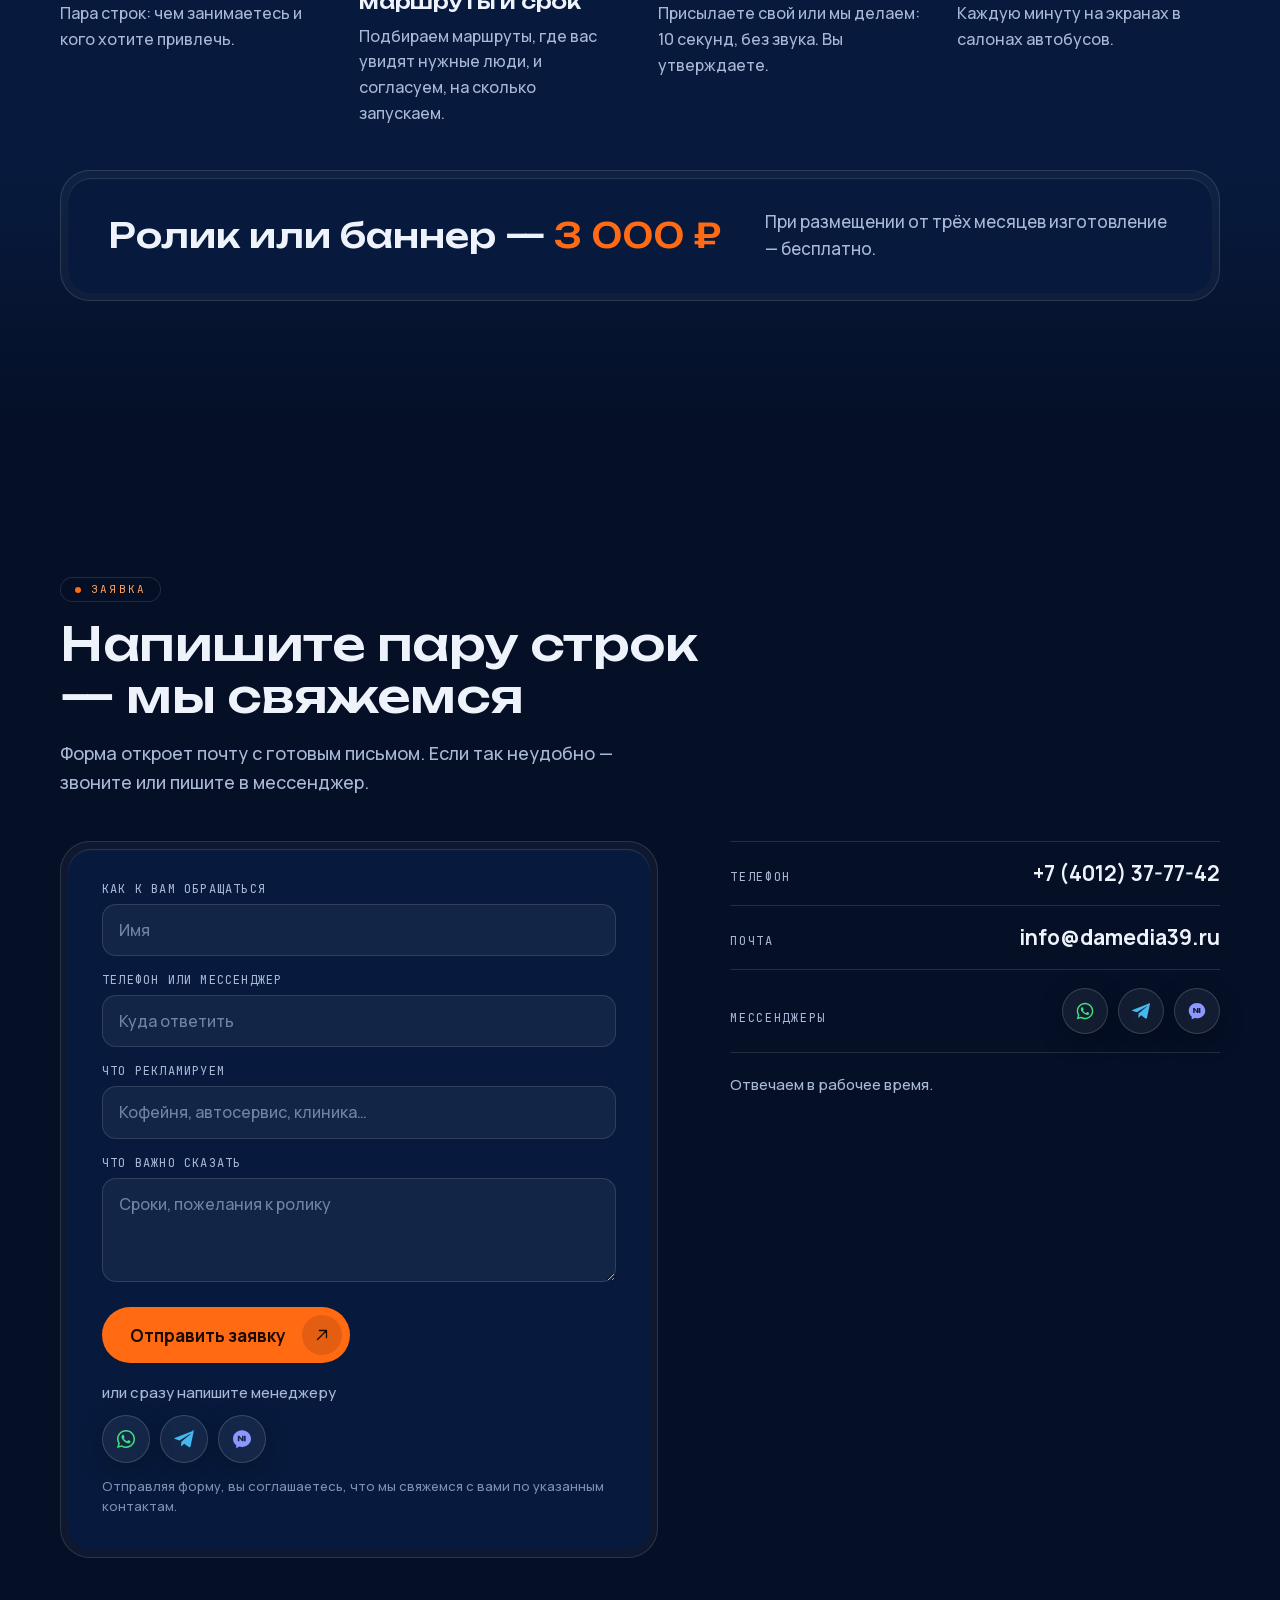
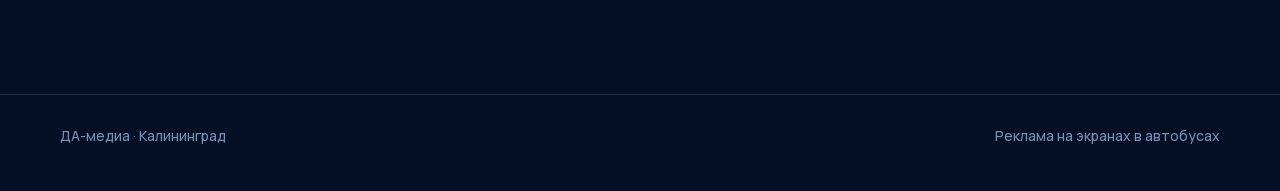
<file: variants/c/index.html>
<!doctype html>
<html lang="ru">
<head>
<meta charset="utf-8">
<meta name="robots" content="noindex">
<meta name="viewport" content="width=device-width, initial-scale=1">
<title>ДА-медиа — реклама на экранах в автобусах Калининграда</title>
<meta name="description" content="Ваш ролик на экранах в салонах автобусов самых крупных перевозчиков Калининградской области. Для местного бизнеса. Оставьте заявку.">
<meta name="theme-color" content="#050f26">
<link rel="icon" href="data:image/svg+xml,%3Csvg xmlns='http://www.w3.org/2000/svg' viewBox='0 0 32 32'%3E%3Crect width='32' height='32' rx='8' fill='%23050f26'/%3E%3Crect x='6' y='10' width='20' height='12' rx='3' fill='none' stroke='%23ff6a13' stroke-width='2.5'/%3E%3C/svg%3E">
<script>document.documentElement.className='js'</script>
<link rel="stylesheet" href="../../assets/fonts/fonts.css">
<style>
/* Вариант В — «Ночная карта»: тёмный, карта города — герой первого экрана */
button,input,select,textarea{font-family:inherit}
:root{
  --bg:#050f26; --bg2:#071a3d; --bg3:#0b2350;
  --ink:#eef2fa; --muted:#a9b8d6; --line:rgba(255,255,255,.12);
  --orange:#ff6a13; --orange2:#ffa05c;
  --head:UNB,sans-serif; --txt:MAN,sans-serif; --mono:JB,monospace;
  --pad:20px; --spring:cubic-bezier(.32,.72,0,1);
  --ratio:1.7486;
}
@media(min-width:760px){:root{--pad:40px}}
*{box-sizing:border-box}
html{scroll-behavior:smooth;-webkit-text-size-adjust:100%}
body{margin:0;background:var(--bg);color:var(--ink);font:500 17px/1.6 var(--txt);overflow-x:hidden}
img,svg{display:block;max-width:100%}
a{color:inherit}
:focus-visible{outline:2px solid var(--orange2);outline-offset:3px;border-radius:6px}
.wrap{max-width:1240px;margin-inline:auto;padding-inline:var(--pad)}
.eyebrow{display:inline-flex;align-items:center;gap:10px;padding:6px 14px;border:1px solid var(--line);border-radius:999px;
  font:500 11px/1 var(--mono);letter-spacing:.2em;text-transform:uppercase;color:var(--orange2);background:rgba(5,15,38,.55)}
.eyebrow::before{content:"";width:6px;height:6px;border-radius:50%;background:var(--orange)}
h1,h2,h3{font-family:var(--head);font-weight:500;line-height:1.12;margin:0;letter-spacing:-.01em}
p{margin:0}

/* кнопка с вложенной стрелкой */
.btn{display:inline-flex;align-items:center;gap:16px;min-height:56px;padding:8px 8px 8px 28px;border:0;border-radius:999px;
  background:var(--orange);color:#1a0a00;font:700 17px/1 var(--txt);cursor:pointer;text-decoration:none;
  transition:transform .6s var(--spring),background .4s var(--spring)}
.btn:hover{background:var(--orange2)}
.btn:active{transform:scale(.98)}
.btn .ar{width:40px;height:40px;border-radius:50%;background:rgba(26,10,0,.12);display:grid;place-items:center;
  transition:transform .6s var(--spring)}
.btn:hover .ar{transform:translate(3px,-2px) scale(1.06)}
.btn .ar svg{width:18px;height:18px}
.btn{white-space:nowrap}
.btn--sm{min-height:44px;padding:4px 4px 4px 20px;font-size:15px;gap:12px}
.btn--sm .ar{width:36px;height:36px}

/* плавающая шапка-«остров» */
.top{position:fixed;z-index:30;top:14px;left:var(--pad);right:var(--pad);margin-inline:auto;max-width:1160px;
  display:flex;align-items:center;justify-content:space-between;gap:16px;padding:6px 6px 6px 20px;border-radius:999px;
  background:rgba(7,26,61,.62);border:1px solid var(--line);-webkit-backdrop-filter:blur(16px);backdrop-filter:blur(16px)}
.logo{white-space:nowrap;display:inline-flex;align-items:center;gap:10px;font:700 16px/1 var(--head);text-decoration:none;letter-spacing:.01em}
.logo i{width:20px;height:13px;border:1.5px solid var(--orange);border-radius:3px;position:relative;flex:none}
.logo i::after{content:"";position:absolute;left:3px;right:3px;top:3px;height:2px;border-radius:2px;background:var(--orange)}
.nav{display:none;gap:30px;font:500 14px/1 var(--txt)}
.nav a{text-decoration:none;color:var(--muted);transition:color .4s var(--spring)}
.nav a:hover{color:var(--ink)}
@media(min-width:900px){.nav{display:flex}}
.top .sh{display:none}
@media(max-width:520px){.top .lg{display:none}.top .sh{display:inline}.top{padding-left:16px}}

/* ───────── ПЕРВЫЙ ЭКРАН: КАРТА ───────── */
.hero{position:relative;background:var(--bg)}
.stage{position:relative;height:max(38svh,280px);overflow:hidden;background:var(--bg2)}
.mapbox{position:absolute;left:0;top:0;height:100%;width:calc(max(38svh,280px)*var(--ratio));
  background:var(--bg2);isolation:isolate;transform:translateX(var(--tx,0px));
  transition:transform 1.1s var(--spring)}
.mapbox img{position:absolute;left:0;top:0;width:100%;height:auto;max-width:none}
.mapbox .base{z-index:1;filter:grayscale(1) invert(1) brightness(1.08) contrast(.92);mix-blend-mode:screen;opacity:.72}
.rl{z-index:3;opacity:0;pointer-events:none;transition:opacity .7s var(--spring)}
.rl.on{opacity:1;filter:brightness(1.3) saturate(1.15) drop-shadow(0 0 5px var(--g,var(--c))) drop-shadow(0 0 16px var(--g,var(--c)));
  animation:glow 2.6s var(--spring) infinite alternate}
@keyframes glow{from{opacity:.78}to{opacity:1}}
.patch{position:absolute;z-index:4;left:1.6%;top:3%;width:28.4%;height:30.8%;background:var(--bg);
  box-shadow:0 0 26px 20px var(--bg);border-radius:6px}
.scrim-l{display:none}
.fade{position:absolute;z-index:5;inset:0;pointer-events:none;
  background:linear-gradient(180deg,rgba(5,15,38,.85) 0,rgba(5,15,38,0) 22%,rgba(5,15,38,0) 70%,var(--bg) 100%)}
.hero-foot{position:relative;z-index:6;padding:6px var(--pad) 0}
.kchips{display:flex;flex-wrap:wrap;gap:6px;align-items:center}
.kch{appearance:none;border:0;width:44px;height:44px;border-radius:50%;background:var(--c);color:var(--t,#fff);cursor:pointer;
  font:700 16px/1 var(--txt);padding:0;opacity:.62;
  transition:opacity .4s var(--spring),transform .5s var(--spring),box-shadow .4s var(--spring)}
.kch:hover{opacity:1}
.kch[aria-pressed="true"]{opacity:1;transform:scale(1.1);box-shadow:0 0 0 2px var(--bg),0 0 0 4px #fff}
.kmode{appearance:none;border:1px solid var(--line);background:transparent;color:var(--muted);height:44px;padding:0 16px;
  border-radius:999px;cursor:pointer;font:600 14px/1 var(--txt);transition:color .4s var(--spring),border-color .4s var(--spring)}
.kmode:hover,.kmode[aria-pressed="true"]{color:var(--orange2);border-color:var(--orange)}
.kinfo{margin-top:8px;font:500 12px/1.5 var(--mono);color:var(--muted);letter-spacing:.02em;min-height:1.5em}
.kcap{margin-top:2px;font:500 12px/1.5 var(--mono);color:#7d90b4}

.hero-in{position:relative;z-index:6;padding:14px var(--pad) 40px}
.hero-in h1{font-size:clamp(26px,7vw,34px);margin:12px 0 12px;max-width:15em}
.hero-in .sub{color:var(--muted);font-size:16px;max-width:30em;margin-bottom:24px}
.hero-in .sub b{color:var(--ink);font-weight:600}

@media(min-width:760px){
  .hero{height:max(100svh,660px);display:grid;grid-template-rows:1fr auto;min-height:660px}
  .stage{position:absolute;inset:0;height:auto}
  .mapbox{left:50%;top:50%;height:auto;aspect-ratio:1600/915;width:max(100%,calc(max(100svh,660px)*var(--ratio)));
    transform:translate(-50%,-50%);transition:none}
  .scrim-l{display:block;position:absolute;inset:0;z-index:2;
    background:linear-gradient(90deg,var(--bg) 0,rgba(5,15,38,.93) 26%,rgba(5,15,38,.62) 46%,rgba(5,15,38,.12) 70%,rgba(5,15,38,0) 100%)}
  .fade{background:linear-gradient(180deg,rgba(5,15,38,.8) 0,rgba(5,15,38,0) 18%,rgba(5,15,38,0) 74%,rgba(5,15,38,.92) 100%)}
  .hero-in{grid-row:1;align-self:center;padding:96px var(--pad) 0;width:100%;max-width:1240px;margin-inline:auto}
  .hero-in h1{font-size:clamp(36px,4.1vw,56px);max-width:11.5em;margin:20px 0 22px}
  .hero-in .sub{font-size:19px;max-width:27em;margin-bottom:34px}
  .hero-foot{grid-row:2;width:100%;max-width:1240px;margin-inline:auto;padding:0 var(--pad) 26px}
  .kch{width:46px;height:46px}
}

/* ───────── БЛОКИ ───────── */
section.blk{padding:84px 0}
@media(min-width:900px){section.blk{padding:136px 0}}
.blk h2{font-size:clamp(26px,3.6vw,46px);margin:16px 0 18px;max-width:14em}
.lead{color:var(--muted);max-width:32em;font-size:18px}

.bezel{padding:7px;border:1px solid var(--line);border-radius:30px;background:rgba(255,255,255,.04)}
.bezel>.core{border-radius:23px;background:var(--bg2);box-shadow:inset 0 1px 1px rgba(255,255,255,.14);overflow:hidden}

/* что видит пассажир */
.pass{display:grid;gap:44px;align-items:center}
@media(min-width:900px){.pass{grid-template-columns:minmax(0,.9fr) minmax(0,1.1fr);gap:72px}}
.facts{list-style:none;margin:34px 0 0;padding:0}
.facts li{display:grid;grid-template-columns:minmax(0,9.5em) 1fr;gap:18px;align-items:baseline;padding:18px 0;border-top:1px solid var(--line)}
.facts li:last-child{border-bottom:1px solid var(--line)}
.facts b{font:500 clamp(18px,2.1vw,24px)/1.2 var(--head);color:var(--orange)}
.facts span{color:var(--muted);font-size:16px}
@media(max-width:420px){.facts li{grid-template-columns:1fr;gap:4px}}

.tv{padding:10px;border-radius:30px;background:#0a0e1b;border:1px solid var(--line)}
.glass{position:relative;aspect-ratio:16/9;border-radius:20px;overflow:hidden;container-type:inline-size;background:#000}
.sl{position:absolute;inset:0;display:flex;align-items:center;gap:4cqw;padding:5cqw 6cqw;opacity:0;visibility:hidden;
  transition:opacity .9s var(--spring),visibility 0s .9s}
.sl.on{opacity:1;visibility:visible;transition:opacity .9s var(--spring),visibility 0s}
.sl .art{flex:none;width:34cqw}
.sl .tx{min-width:0}
.sl .tt{font:700 5.2cqw/1.12 var(--head);letter-spacing:-.01em}
.sl .ss{font:600 3.5cqw/1.35 var(--txt);margin-top:2.4cqw;opacity:.9}
.s1{background:#10316b;color:#fff}.s1 .tt{color:#ffa05c}
.s2{background:#ffd36b;color:#2a1700}
.s3{background:#8fdde6;color:#06303a}
.s4{background:var(--orange);color:#1a0a00;flex-direction:column;justify-content:center;text-align:center;gap:0}
.s4 .tt{font-size:6cqw;max-width:16em}
.s4 .brand{font:700 4.2cqw/1 var(--head);margin-top:4cqw;letter-spacing:.02em}
.s4 .tel{font:700 6.4cqw/1 var(--head);margin-top:2.6cqw;background:#1a0a00;color:#fff;padding:2cqw 4cqw;border-radius:999px;white-space:nowrap}
.spin{transform-box:fill-box;transform-origin:center}
.sl.on .spin{animation:spin 2.2s linear infinite}
.sl.on .steam{animation:steam 2s var(--spring) infinite}
.sl.on .steam:nth-of-type(2){animation-delay:.5s}.sl.on .steam:nth-of-type(3){animation-delay:1s}
.sl.on .tooth{animation:wob 1.6s var(--spring) infinite alternate}
.sl.on .tw{animation:tw 1.2s var(--spring) infinite alternate}
.sl.on .tw:nth-of-type(2){animation-delay:.4s}.sl.on .tw:nth-of-type(3){animation-delay:.8s}
.steam,.tw,.tooth{transform-box:fill-box;transform-origin:center}
@keyframes spin{to{transform:rotate(360deg)}}
@keyframes steam{0%{opacity:0;transform:translateY(8px)}35%{opacity:.9}100%{opacity:0;transform:translateY(-14px)}}
@keyframes wob{from{transform:rotate(-7deg)}to{transform:rotate(7deg)}}
@keyframes tw{from{opacity:.2;transform:scale(.5)}to{opacity:1;transform:scale(1.15)}}

.tvbar{display:flex;align-items:center;gap:10px;margin-top:14px}
.tabs{display:flex;gap:8px;flex:1;min-width:0}
.tab{appearance:none;flex:1;min-width:0;border:0;background:transparent;color:var(--muted);cursor:pointer;text-align:left;
  padding:10px 0 0;font:600 13px/1.25 var(--txt);position:relative;transition:color .4s var(--spring)}
.tab::before{content:"";position:absolute;left:0;right:0;top:0;height:3px;border-radius:3px;background:var(--line)}
.tab .bar{position:absolute;left:0;right:0;top:0;height:3px;border-radius:3px;background:var(--orange);transform:scaleX(0);transform-origin:left}
.tab[aria-current="true"]{color:var(--ink)}
.tab[aria-current="true"] .bar{animation:fill var(--dur,4.5s) linear forwards}
.tv.paused .tab .bar,.tv.still .tab .bar{animation:none}
.tv.paused .tab[aria-current="true"] .bar,.tv.still .tab[aria-current="true"] .bar{transform:scaleX(1)}
@keyframes fill{to{transform:scaleX(1)}}
.pp{appearance:none;flex:none;width:44px;height:44px;border-radius:50%;border:1px solid var(--line);background:transparent;color:var(--ink);cursor:pointer;
  display:grid;place-items:center;margin-top:8px;transition:border-color .4s var(--spring)}
.pp:hover{border-color:var(--orange)}
.pp svg{width:16px;height:16px}
.pp .i-play{display:none}
.tv.paused .pp .i-play{display:block}.tv.paused .pp .i-pause{display:none}
.tab .sh{display:none}
@media(max-width:520px){.tab .f{display:none}.tab .sh{display:inline}.tab{font-size:12.5px}}
.tvnote{margin-top:14px;font:500 12px/1.5 var(--mono);color:#7d90b4}

/* как запустить */
.steps{list-style:none;margin:44px 0 0;padding:0;display:grid;gap:0}
.steps li{padding:26px 0;border-top:1px solid var(--line)}
.steps .n{font:300 44px/1 var(--head);color:var(--orange)}
.steps h3{font-size:20px;margin:16px 0 10px;font-weight:500}
.steps p{color:var(--muted);font-size:16px}
@media(min-width:900px){
  .steps{grid-template-columns:repeat(4,1fr);column-gap:36px}
  .steps li{padding:30px 0 0}
}
.price{margin-top:44px}
.price .core{display:grid;gap:12px;padding:26px 28px;align-items:center}
.price b{font:500 clamp(22px,3vw,34px)/1.15 var(--head)}
.price b em{font-style:normal;color:var(--orange)}
.price span{color:var(--muted);font-size:17px}
@media(min-width:900px){.price .core{grid-template-columns:auto 1fr;gap:44px;padding:30px 40px}}

/* заявка */
.order{display:grid;gap:48px;margin-top:44px}
@media(min-width:960px){.order{grid-template-columns:minmax(0,1.1fr) minmax(0,.9fr);gap:72px;align-items:start}}
.form .core{padding:24px 22px}
@media(min-width:600px){.form .core{padding:34px}}
.f-row{margin-bottom:18px}
.f-row label{display:block;font:500 12px/1 var(--mono);letter-spacing:.1em;text-transform:uppercase;color:var(--muted);margin-bottom:9px}
.f-row input,.f-row textarea{width:100%;font:500 16px/1.4 var(--txt);color:var(--ink);background:rgba(255,255,255,.05);
  border:1px solid var(--line);border-radius:14px;padding:14px 16px;transition:border-color .4s var(--spring),background .4s var(--spring)}
.f-row textarea{min-height:104px;resize:vertical}
.f-row input::placeholder,.f-row textarea::placeholder{color:#6f83a8}
.f-row input:focus,.f-row textarea:focus{outline:none;border-color:var(--orange);background:rgba(255,106,19,.07)}
.ok{margin-top:14px;color:var(--orange2);font-size:15px}
.fine{margin-top:14px;color:#7d90b4;font-size:13px;line-height:1.5}
.cts{list-style:none;margin:0;padding:0}
.cts li{display:flex;flex-wrap:wrap;gap:4px 18px;justify-content:space-between;align-items:baseline;padding:18px 0;border-top:1px solid var(--line)}
.cts li:last-child{border-bottom:1px solid var(--line)}
.cts .k{font:500 12px/1 var(--mono);letter-spacing:.14em;text-transform:uppercase;color:var(--muted)}
.cts a{font:600 clamp(17px,2vw,21px)/1.3 var(--txt);text-decoration:none;transition:color .4s var(--spring);overflow-wrap:anywhere}
.cts a:hover{color:var(--orange2)}
.cts-note{margin-top:20px;color:var(--muted);font-size:15px}

.ftr{border-top:1px solid var(--line);padding:30px 0 44px;color:#7d90b4;font-size:14px}
.ftr .wrap{display:flex;flex-wrap:wrap;gap:10px 30px;justify-content:space-between}

/* появление при прокрутке */
.js .rv{opacity:0;transform:translateY(30px);filter:blur(6px);transition:opacity 1s var(--spring),transform 1s var(--spring),filter 1s var(--spring)}
.js .rv.in{opacity:1;transform:none;filter:none}
@media(prefers-reduced-motion:reduce){
  html{scroll-behavior:auto}
  .js .rv{opacity:1;transform:none;filter:none;transition:none}
  .rl,.rl.on{animation:none;transition:none}
  .sl,.sl.on{transition:none}
  .sl .spin,.sl .steam,.sl .tooth,.sl .tw{animation:none !important}
  .tab .bar{animation:none !important}
  .mapbox{transition:none}
}

/* ── кнопки мессенджеров рядом с «Оставить заявку» ───────────────── */
.cta-row{display:flex;flex-wrap:wrap;align-items:center;gap:14px 18px}
.msgs{display:flex;gap:10px}
.msgb{width:56px;height:56px;border-radius:50%;display:grid;place-items:center;cursor:default;color:var(--c);
  background:rgba(255,255,255,.06);box-shadow:0 0 0 1px rgba(255,255,255,.16) inset,0 8px 24px rgba(0,0,0,.25);
  backdrop-filter:blur(6px);transition:transform .3s var(--spring),background .3s,color .3s,box-shadow .3s}
.msgb svg{width:27px;height:27px}
.msgb.wa{--c:#3fe07f}.msgb.tg{--c:#46b8f0}.msgb.mx{--c:#8c97ff}
.msgb:hover,.msgb:focus-visible{background:var(--c);color:#06142e;box-shadow:0 0 0 1px var(--c) inset,0 10px 28px color-mix(in srgb,var(--c) 40%,transparent);transform:translateY(-2px)}
.msgs--sm .msgb{width:46px;height:46px}.msgs--sm .msgb svg{width:22px;height:22px}
.cts li .msgs{margin-left:auto}
.or{margin:18px 0 10px;color:var(--muted);font-size:15px}
.msgs--form .msgb{width:48px;height:48px}.msgs--form .msgb svg{width:24px;height:24px}
.msgs--form{margin-bottom:6px}

/* ── секрет рекламы в транспорте ─────────────────────────────────── */
.hl{background:linear-gradient(transparent 64%,rgba(255,106,19,.5) 64%);padding:0 .08em}
.lead2{color:var(--muted);font-size:clamp(16px,1.6vw,19px);max-width:34em;margin:0}
.sek{list-style:none;margin:36px 0 0;padding:0;display:grid;gap:0}
.sek li{padding:22px 0;border-top:1px solid var(--line)}
.sek b{display:block;font:500 clamp(22px,2.6vw,30px)/1.15 var(--head);color:var(--orange);margin-bottom:8px}
.sek span{color:var(--muted);font-size:16px}
@media(min-width:860px){.sek{grid-template-columns:repeat(3,1fr);column-gap:40px}.sek li{padding-top:26px}}
.trick{margin-top:34px}
.trick .core{padding:24px 28px}
.trick b{display:block;font:500 clamp(18px,2vw,22px)/1.25 var(--head);margin-bottom:8px}
.trick span{color:var(--muted)}
.trick em{font-style:normal;color:var(--orange2);font-weight:700}
.who-h{margin:34px 0 12px;color:var(--muted);font-size:14px;letter-spacing:.12em;text-transform:uppercase}
.tags{list-style:none;margin:0;padding:0;display:flex;flex-wrap:wrap;gap:10px}
.tags li{border:1px solid var(--line);border-radius:999px;padding:9px 18px;font-size:16px;color:var(--ink)}
</style>
</head>
<body>

<header class="top">
  <a class="logo" href="#top" aria-label="ДА-медиа, к началу"><i></i>ДА-медиа</a>
  <nav class="nav" aria-label="Разделы">
    <a href="#passazhir">Что видит пассажир</a>
    <a href="#kak">Как запустить</a>
    <a href="#zayavka">Контакты</a>
  </nav>
  <a class="btn btn--sm" href="#zayavka"><span class="lg">Оставить заявку</span><span class="sh">Заявка</span><span class="ar" aria-hidden="true"><svg viewBox="0 0 20 20" fill="none" stroke="currentColor" stroke-width="1.4" stroke-linecap="round" stroke-linejoin="round"><path d="M5 15 15 5M7 5h8v8"/></svg></span></a>
</header>

<main id="top">
<!-- ═════ 1. ПЕРВЫЙ ЭКРАН: живая карта города ═════ -->
<section class="hero" aria-label="Реклама на экранах в автобусах Калининграда" data-karta>
  <div class="stage" role="img" aria-label="Схема городских автобусных маршрутов Калининграда: маршруты подсвечиваются по очереди">
    <div class="mapbox" data-box>
      <img class="base" src="../../assets/karta/karta-marshrutov.jpg" width="1600" height="1117" alt="">
      <div class="scrim-l"></div>
      <img class="rl" data-r="4"  style="--c:#fa0a23" src="../../assets/karta/r4.png"  width="1600" height="1117" alt="">
      <img class="rl" data-r="8"  style="--c:#00914b;--g:#19d47a" src="../../assets/karta/r8.png"  width="1600" height="1117" alt="">
      <img class="rl" data-r="10" style="--c:#0050af;--g:#3b8cff" src="../../assets/karta/r10.png" width="1600" height="1117" alt="">
      <img class="rl" data-r="21" style="--c:#e223aa" src="../../assets/karta/r21.png" width="1600" height="1117" alt="">
      <img class="rl" data-r="25" style="--c:#f0b400" src="../../assets/karta/r25.png" width="1600" height="1117" alt="">
      <img class="rl" data-r="26" style="--c:#96c81e" src="../../assets/karta/r26.png" width="1600" height="1117" alt="">
      <img class="rl" data-r="29" style="--c:#0096e1" src="../../assets/karta/r29.png" width="1600" height="1117" alt="">
      <img class="rl" data-r="87" style="--c:#9b6bff;--g:#b58cff" src="../../assets/karta/r87.png" width="1600" height="1117" alt="">
      <img class="rl" data-r="88" style="--c:#14c8b4;--g:#3ee6d0" src="../../assets/karta/r88.png" width="1600" height="1117" alt="">
      <div class="patch"></div>
    </div>
    <div class="fade"></div>
  </div>

  <div class="hero-foot">
    <div class="kchips" role="group" aria-label="Выбор маршрута на карте">
      <button type="button" class="kch" data-r="4"  style="--c:#fa0a23" aria-pressed="false" aria-label="Маршрут 4">4</button>
      <button type="button" class="kch" data-r="8"  style="--c:#00914b" aria-pressed="false" aria-label="Маршрут 8">8</button>
      <button type="button" class="kch" data-r="10" style="--c:#0050af" aria-pressed="false" aria-label="Маршрут 10">10</button>
      <button type="button" class="kch" data-r="21" style="--c:#e223aa" aria-pressed="false" aria-label="Маршрут 21">21</button>
      <button type="button" class="kch" data-r="25" style="--c:#f0b400;--t:#1a1200" aria-pressed="false" aria-label="Маршрут 25">25</button>
      <button type="button" class="kch" data-r="26" style="--c:#96c81e;--t:#14200a" aria-pressed="false" aria-label="Маршрут 26">26</button>
      <button type="button" class="kch" data-r="29" style="--c:#0096e1;--t:#02131f" aria-pressed="false" aria-label="Маршрут 29">29</button>
      <button type="button" class="kch" data-r="48" style="--c:#a3a3a3;--t:#10161f" aria-pressed="false" aria-label="Маршрут 48">48</button>
      <button type="button" class="kch" data-r="87" style="--c:#9b6bff" aria-pressed="false" aria-label="Маршрут 87">87</button>
      <button type="button" class="kch" data-r="88" style="--c:#14c8b4;--t:#04201c" aria-pressed="false" aria-label="Маршрут 88">88</button>
      <button type="button" class="kmode" data-mode="auto" aria-pressed="true">По очереди</button>
      <button type="button" class="kmode" data-mode="all" aria-pressed="false">Все сразу</button>
    </div>
    <p class="kinfo" data-info>10 маршрутов: 4, 8, 10, 21, 25, 26, 29, 48, 87, 88</p>
    <p class="kcap">Схема городских автобусных маршрутов Калининграда.</p>
  </div>

  <div class="hero-in">
    <span class="eyebrow">Для местного бизнеса</span>
    <h1>Реклама на экранах в автобусах Калининграда</h1>
    <p class="sub">Ваш ролик идёт в салонах — у самых крупных перевозчиков Калининградской области. <b>Каждую минуту, 10 секунд, без звука.</b></p>
    <div class="cta-row">
      <a class="btn" href="#zayavka">Оставить заявку<span class="ar" aria-hidden="true"><svg viewBox="0 0 20 20" fill="none" stroke="currentColor" stroke-width="1.4" stroke-linecap="round" stroke-linejoin="round"><path d="M5 15 15 5M7 5h8v8"/></svg></span></a>
      <div class="msgs" role="group" aria-label="Написать менеджеру в мессенджер"><!-- TODO: ссылки на чат с менеджером добавить, когда будут номера/аккаунты (href не ставим) --><a class="msgb wa" data-chat="whatsapp" aria-label="WhatsApp: чат с менеджером" aria-disabled="true" title="WhatsApp"><svg viewBox="0 0 32 32" aria-hidden="true"><path fill="currentColor" d="M16.04 4C9.4 4 4.02 9.37 4.02 16c0 2.12.55 4.18 1.6 6L4 28l6.18-1.6A12 12 0 0 0 16.04 28C22.67 28 28.06 22.63 28.06 16S22.67 4 16.04 4zm0 21.9c-1.8 0-3.55-.48-5.08-1.4l-.36-.22-3.67.95.98-3.58-.24-.37A9.9 9.9 0 0 1 6.1 16c0-5.46 4.46-9.9 9.94-9.9 5.48 0 9.94 4.44 9.94 9.9s-4.46 9.9-9.94 9.9zm5.45-7.4c-.3-.15-1.77-.87-2.04-.97-.27-.1-.47-.15-.67.15-.2.3-.77.97-.94 1.17-.17.2-.35.22-.65.07-.3-.15-1.27-.47-2.42-1.49-.9-.8-1.5-1.78-1.67-2.08-.17-.3-.02-.46.13-.6.14-.13.3-.35.45-.52.15-.17.2-.3.3-.5.1-.2.05-.37-.02-.52-.07-.15-.67-1.62-.92-2.22-.24-.58-.49-.5-.67-.51h-.57c-.2 0-.52.07-.8.37-.27.3-1.04 1.02-1.04 2.48s1.07 2.88 1.22 3.08c.15.2 2.1 3.2 5.08 4.49.71.3 1.26.49 1.7.63.71.23 1.36.2 1.87.12.57-.08 1.77-.72 2.02-1.42.25-.7.25-1.3.17-1.42-.07-.12-.27-.2-.57-.35z"/></svg></a><a class="msgb tg" data-chat="telegram" aria-label="Telegram: чат с менеджером" aria-disabled="true" title="Telegram"><svg viewBox="0 0 32 32" aria-hidden="true"><path fill="currentColor" d="M27.6 5.2 4.4 14.2c-1.6.64-1.58 1.53-.29 1.93l5.95 1.86 13.78-8.7c.65-.4 1.25-.19.76.25L12.45 19.6l-.43 6.1c.63 0 .9-.29 1.25-.63l3-2.9 6.22 4.6c1.15.63 1.97.3 2.26-1.06l4.09-19.3c.42-1.67-.64-2.43-1.74-1.9z"/></svg></a><a class="msgb mx" data-chat="max" aria-label="MAX: чат с менеджером" aria-disabled="true" title="MAX"><svg viewBox="0 0 32 32" aria-hidden="true"><path fill="currentColor" d="M16 4C9.4 4 4 8.9 4 15.2c0 3.5 1.7 6.6 4.3 8.7V28l4.1-2.3c1.1.3 2.3.5 3.6.5 6.6 0 12-4.9 12-11S22.6 4 16 4zm-5.6 14.6v-7.4h2.1l3.5 4.6v-4.6h2.1v7.4h-2.1l-3.5-4.6v4.6h-2.1zm10.5 0h-2.2v-7.4h2.2v7.4z" transform="translate(0 .3)"/></svg></a></div>
    </div>
  </div>
</section>

<!-- ═════ 2. ЧТО ВИДИТ ПАССАЖИР ═════ -->
<section class="blk" id="passazhir">
  <div class="wrap pass">
    <div class="rv">
      <span class="eyebrow">Что видит пассажир</span>
      <h2>Экран в салоне, пока едут до работы</h2>
      <p class="lead">Люди смотрят в окно и на экран. Ваш ролик — короткий, яркий и понятный без слов.</p>
      <ul class="facts">
        <li><b>Каждую минуту</b><span>ролик выходит на экране снова</span></li>
        <li><b>10 секунд</b><span>ровно столько длится ролик</span></li>
        <li><b>Без звука</b><span>смысл ясен по картинке и крупным словам</span></li>
      </ul>
      <!-- TODO: доля мужчин/женщин, ждём данных -->
    </div>

    <div class="rv">
      <div class="tv" data-tv>
        <div class="glass" role="group" aria-label="Примеры роликов на экране в автобусе">
          <!-- 1. шиномонтаж -->
          <div class="sl s1 on" aria-hidden="false">
            <svg class="art" viewBox="0 0 100 100" aria-hidden="true">
              <g class="spin">
                <circle cx="50" cy="50" r="46" fill="#161a26"/>
                <circle cx="50" cy="50" r="41" fill="none" stroke="#3c4360" stroke-width="6" stroke-dasharray="5 3.4"/>
                <circle cx="50" cy="50" r="30" fill="#d7deef"/>
                <circle cx="50" cy="50" r="24" fill="#8f9bb8"/>
                <g fill="#d7deef"><rect x="47" y="27" width="6" height="18" rx="3"/><rect x="47" y="27" width="6" height="18" rx="3" transform="rotate(72 50 50)"/><rect x="47" y="27" width="6" height="18" rx="3" transform="rotate(144 50 50)"/><rect x="47" y="27" width="6" height="18" rx="3" transform="rotate(216 50 50)"/><rect x="47" y="27" width="6" height="18" rx="3" transform="rotate(288 50 50)"/></g>
                <circle cx="50" cy="50" r="6" fill="#161a26"/>
              </g>
            </svg>
            <div class="tx"><p class="tt">Шиномонтаж</p><p class="ss">Переобуем машину быстро и аккуратно</p></div>
          </div>
          <!-- 2. доставка обедов -->
          <div class="sl s2" aria-hidden="true">
            <svg class="art" viewBox="0 0 100 100" aria-hidden="true">
              <path class="steam" d="M32 40c-6-6 6-10 0-18" fill="none" stroke="#fff" stroke-width="4" stroke-linecap="round"/>
              <path class="steam" d="M50 40c-6-6 6-10 0-18" fill="none" stroke="#fff" stroke-width="4" stroke-linecap="round"/>
              <path class="steam" d="M68 40c-6-6 6-10 0-18" fill="none" stroke="#fff" stroke-width="4" stroke-linecap="round"/>
              <ellipse cx="50" cy="52" rx="40" ry="8" fill="#e8552b"/>
              <path d="M10 52h80a40 36 0 0 1-80 0Z" fill="#ff6a13"/>
              <ellipse cx="50" cy="52" rx="34" ry="5.5" fill="#f7b24a"/>
              <circle cx="38" cy="52" r="3" fill="#e8552b"/><circle cx="58" cy="53" r="2.6" fill="#7bb24a"/>
              <rect x="30" y="86" width="40" height="6" rx="3" fill="#2a1700" opacity=".25"/>
            </svg>
            <div class="tx"><p class="tt">Обеды с доставкой</p><p class="ss">Горячий суп — к вам в офис</p></div>
          </div>
          <!-- 3. стоматология -->
          <div class="sl s3" aria-hidden="true">
            <svg class="art" viewBox="0 0 100 100" aria-hidden="true">
              <path class="tooth" d="M30 18c8-8 18-2 20 0 2-2 12-8 20 0 10 10 4 26 0 40-3 16-4 30-12 30-6 0-6-18-8-22-2 4-2 22-8 22-8 0-9-14-12-30-4-14-10-30 0-40Z" fill="#fff" stroke="#bfe6ee" stroke-width="3"/>
              <path class="tw" d="M82 14l3 8 8 3-8 3-3 8-3-8-8-3 8-3Z" fill="#fff"/>
              <path class="tw" d="M14 52l2 5 5 2-5 2-2 5-2-5-5-2 5-2Z" fill="#fff"/>
              <path class="tw" d="M86 62l2 5 5 2-5 2-2 5-2-5-5-2 5-2Z" fill="#fff"/>
            </svg>
            <div class="tx"><p class="tt">Стоматология</p><p class="ss">Здоровая улыбка без страха</p></div>
          </div>
          <!-- 4. финал -->
          <div class="sl s4" aria-hidden="true">
            <p class="tt">Здесь может быть ваша реклама</p>
            <p class="brand">ДА-медиа</p>
            <p class="tel">+7 (4012) 37-77-42</p>
          </div>
        </div>
        <div class="tvbar">
          <div class="tabs">
            <button type="button" class="tab" aria-current="true" data-i="0"><span class="bar"></span><span class="f">Шиномонтаж</span><span class="sh">Шины</span></button>
            <button type="button" class="tab" aria-current="false" data-i="1"><span class="bar"></span><span class="f">Доставка обедов</span><span class="sh">Обеды</span></button>
            <button type="button" class="tab" aria-current="false" data-i="2"><span class="bar"></span><span class="f">Стоматология</span><span class="sh">Зубы</span></button>
            <button type="button" class="tab" aria-current="false" data-i="3"><span class="bar"></span><span class="f">Ваша реклама</span><span class="sh">Ваша реклама</span></button>
          </div>
          <button type="button" class="pp" data-pp aria-label="Пауза">
            <svg class="i-pause" viewBox="0 0 16 16" fill="currentColor"><rect x="3" y="2" width="3.4" height="12" rx="1"/><rect x="9.6" y="2" width="3.4" height="12" rx="1"/></svg>
            <svg class="i-play" viewBox="0 0 16 16" fill="currentColor"><path d="M4 2.4v11.2a.6.6 0 0 0 .9.5l9-5.6a.6.6 0 0 0 0-1L4.9 1.9a.6.6 0 0 0-.9.5Z"/></svg>
          </button>
        </div>
      </div>
      <p class="tvnote">Примеры роликов. В автобусе каждый идёт 10 секунд, здесь — для примера.</p>
    </div>
  </div>
</section>

<!-- ═════ 2а. В ЧЁМ СЕКРЕТ ═════ -->
<section class="blk" id="sekret">
  <div class="wrap">
    <div class="rv">
      <span class="eyebrow">В чём секрет</span>
      <h2>Секрет простой: <span class="hl">повторение</span></h2>
      <p class="lead2">Человек запоминает то, что видит снова и снова. В автобусе это происходит само.</p>
    </div>
    <ul class="sek rv">
      <li><b>Не пролистать</b><span>Человек сидит, едет и смотрит вперёд. Ролик не закрыть и не отключить блокировщиком.</span></li>
      <li><b>Каждый день</b><span>Те же люди едут по тем же маршрутам. Увидели сегодня, завтра, на неделе, и запомнили.</span></li>
      <li><b>Рядом с вами</b><span>Выбираете маршрут возле вашей точки. Реклама работает там, где человек тратит деньги.</span></li>
    </ul>
    <div class="trick bezel rv">
      <div class="core">
        <b>Проверьте сами за минуту</b>
        <span>Добавьте в ролик слово-пароль, например <em>«АВТОБУС»</em>, и дайте за него скидку. Сколько человек назвали слово, столько клиентов пришло из автобуса.</span>
      </div>
    </div>
    <p class="who-h rv">Кому подходит</p>
    <ul class="tags rv">
      <li>Шиномонтаж</li><li>Кафе и доставка</li><li>Клиники</li><li>Салоны красоты</li><li>Магазины у дома</li><li>Курсы и школы</li>
    </ul>
  </div>
</section>

<!-- ═════ 3. КАК ЗАПУСТИТЬ ═════ -->
<section class="blk" id="kak" style="background:linear-gradient(180deg,var(--bg),var(--bg2) 30%,var(--bg2) 70%,var(--bg))">
  <div class="wrap">
    <div class="rv">
      <span class="eyebrow">Как запустить</span>
      <h2>Четыре шага до запуска</h2>
    </div>
    <ol class="steps rv">
      <li><div class="n">1</div><h3>Оставляете заявку</h3><p>Пара строк: чем занимаетесь и кого хотите привлечь.</p></li>
      <li><div class="n">2</div><h3>Выбираем маршруты и срок</h3><p>Подбираем маршруты, где вас увидят нужные люди, и согласуем, на сколько запускаем.</p></li>
      <li><div class="n">3</div><h3>Готовим ролик</h3><p>Присылаете свой или мы делаем: 10 секунд, без звука. Вы утверждаете.</p></li>
      <li><div class="n">4</div><h3>Ролик выходит</h3><p>Каждую минуту на экранах в салонах автобусов.</p></li>
    </ol>
    <div class="price bezel rv">
      <div class="core">
        <b>Ролик или баннер — <em>3&nbsp;000&nbsp;₽</em></b>
        <span>При размещении от трёх месяцев изготовление — бесплатно.</span>
      </div>
    </div>
  </div>
</section>

<!-- ═════ 4. ЗАЯВКА И КОНТАКТЫ ═════ -->
<section class="blk" id="zayavka">
  <div class="wrap">
    <div class="rv">
      <span class="eyebrow">Заявка</span>
      <h2>Напишите пару строк — мы свяжемся</h2>
      <p class="lead">Форма откроет почту с готовым письмом. Если так неудобно — звоните или пишите в мессенджер.</p>
    </div>
    <div class="order">
      <div class="form bezel rv">
        <form class="core" data-mail>
          <div class="f-row"><label for="f-name">Как к вам обращаться</label><input id="f-name" type="text" name="Имя" placeholder="Имя" required autocomplete="name"></div>
          <div class="f-row"><label for="f-tel">Телефон или мессенджер</label><input id="f-tel" type="text" name="Связь" placeholder="Куда ответить" required autocomplete="tel"></div>
          <div class="f-row"><label for="f-biz">Что рекламируем</label><input id="f-biz" type="text" name="Что рекламируем" placeholder="Кофейня, автосервис, клиника…"></div>
          <div class="f-row"><label for="f-txt">Что важно сказать</label><textarea id="f-txt" name="Комментарий" placeholder="Сроки, пожелания к ролику"></textarea></div>
          <button class="btn" type="submit">Отправить заявку<span class="ar" aria-hidden="true"><svg viewBox="0 0 20 20" fill="none" stroke="currentColor" stroke-width="1.4" stroke-linecap="round" stroke-linejoin="round"><path d="M5 15 15 5M7 5h8v8"/></svg></span></button>
          <p class="or">или сразу напишите менеджеру</p>
          <div class="msgs msgs--form" role="group" aria-label="Написать менеджеру в мессенджер"><!-- TODO: ссылки на чат с менеджером добавить, когда будут номера/аккаунты (href не ставим) --><a class="msgb wa" data-chat="whatsapp" aria-label="WhatsApp: чат с менеджером" aria-disabled="true" title="WhatsApp"><svg viewBox="0 0 32 32" aria-hidden="true"><path fill="currentColor" d="M16.04 4C9.4 4 4.02 9.37 4.02 16c0 2.12.55 4.18 1.6 6L4 28l6.18-1.6A12 12 0 0 0 16.04 28C22.67 28 28.06 22.63 28.06 16S22.67 4 16.04 4zm0 21.9c-1.8 0-3.55-.48-5.08-1.4l-.36-.22-3.67.95.98-3.58-.24-.37A9.9 9.9 0 0 1 6.1 16c0-5.46 4.46-9.9 9.94-9.9 5.48 0 9.94 4.44 9.94 9.9s-4.46 9.9-9.94 9.9zm5.45-7.4c-.3-.15-1.77-.87-2.04-.97-.27-.1-.47-.15-.67.15-.2.3-.77.97-.94 1.17-.17.2-.35.22-.65.07-.3-.15-1.27-.47-2.42-1.49-.9-.8-1.5-1.78-1.67-2.08-.17-.3-.02-.46.13-.6.14-.13.3-.35.45-.52.15-.17.2-.3.3-.5.1-.2.05-.37-.02-.52-.07-.15-.67-1.62-.92-2.22-.24-.58-.49-.5-.67-.51h-.57c-.2 0-.52.07-.8.37-.27.3-1.04 1.02-1.04 2.48s1.07 2.88 1.22 3.08c.15.2 2.1 3.2 5.08 4.49.71.3 1.26.49 1.7.63.71.23 1.36.2 1.87.12.57-.08 1.77-.72 2.02-1.42.25-.7.25-1.3.17-1.42-.07-.12-.27-.2-.57-.35z"/></svg></a><a class="msgb tg" data-chat="telegram" aria-label="Telegram: чат с менеджером" aria-disabled="true" title="Telegram"><svg viewBox="0 0 32 32" aria-hidden="true"><path fill="currentColor" d="M27.6 5.2 4.4 14.2c-1.6.64-1.58 1.53-.29 1.93l5.95 1.86 13.78-8.7c.65-.4 1.25-.19.76.25L12.45 19.6l-.43 6.1c.63 0 .9-.29 1.25-.63l3-2.9 6.22 4.6c1.15.63 1.97.3 2.26-1.06l4.09-19.3c.42-1.67-.64-2.43-1.74-1.9z"/></svg></a><a class="msgb mx" data-chat="max" aria-label="MAX: чат с менеджером" aria-disabled="true" title="MAX"><svg viewBox="0 0 32 32" aria-hidden="true"><path fill="currentColor" d="M16 4C9.4 4 4 8.9 4 15.2c0 3.5 1.7 6.6 4.3 8.7V28l4.1-2.3c1.1.3 2.3.5 3.6.5 6.6 0 12-4.9 12-11S22.6 4 16 4zm-5.6 14.6v-7.4h2.1l3.5 4.6v-4.6h2.1v7.4h-2.1l-3.5-4.6v4.6h-2.1zm10.5 0h-2.2v-7.4h2.2v7.4z" transform="translate(0 .3)"/></svg></a></div>
          <p class="ok" data-ok hidden role="status"></p>
          <p class="fine">Отправляя форму, вы соглашаетесь, что мы свяжемся с вами по указанным контактам.</p>
        </form>
      </div>
      <div class="rv">
        <ul class="cts">
          <li><span class="k">Телефон</span><a href="tel:+74012377742">+7 (4012) 37-77-42</a></li>
          <li><span class="k">Почта</span><a href="mailto:info@damedia39.ru">info@damedia39.ru</a></li>
          <li><span class="k">Мессенджеры</span><div class="msgs msgs--sm" role="group" aria-label="Написать менеджеру в мессенджер"><!-- TODO: ссылки на чат с менеджером добавить, когда будут номера/аккаунты (href не ставим) --><a class="msgb wa" data-chat="whatsapp" aria-label="WhatsApp: чат с менеджером" aria-disabled="true" title="WhatsApp"><svg viewBox="0 0 32 32" aria-hidden="true"><path fill="currentColor" d="M16.04 4C9.4 4 4.02 9.37 4.02 16c0 2.12.55 4.18 1.6 6L4 28l6.18-1.6A12 12 0 0 0 16.04 28C22.67 28 28.06 22.63 28.06 16S22.67 4 16.04 4zm0 21.9c-1.8 0-3.55-.48-5.08-1.4l-.36-.22-3.67.95.98-3.58-.24-.37A9.9 9.9 0 0 1 6.1 16c0-5.46 4.46-9.9 9.94-9.9 5.48 0 9.94 4.44 9.94 9.9s-4.46 9.9-9.94 9.9zm5.45-7.4c-.3-.15-1.77-.87-2.04-.97-.27-.1-.47-.15-.67.15-.2.3-.77.97-.94 1.17-.17.2-.35.22-.65.07-.3-.15-1.27-.47-2.42-1.49-.9-.8-1.5-1.78-1.67-2.08-.17-.3-.02-.46.13-.6.14-.13.3-.35.45-.52.15-.17.2-.3.3-.5.1-.2.05-.37-.02-.52-.07-.15-.67-1.62-.92-2.22-.24-.58-.49-.5-.67-.51h-.57c-.2 0-.52.07-.8.37-.27.3-1.04 1.02-1.04 2.48s1.07 2.88 1.22 3.08c.15.2 2.1 3.2 5.08 4.49.71.3 1.26.49 1.7.63.71.23 1.36.2 1.87.12.57-.08 1.77-.72 2.02-1.42.25-.7.25-1.3.17-1.42-.07-.12-.27-.2-.57-.35z"/></svg></a><a class="msgb tg" data-chat="telegram" aria-label="Telegram: чат с менеджером" aria-disabled="true" title="Telegram"><svg viewBox="0 0 32 32" aria-hidden="true"><path fill="currentColor" d="M27.6 5.2 4.4 14.2c-1.6.64-1.58 1.53-.29 1.93l5.95 1.86 13.78-8.7c.65-.4 1.25-.19.76.25L12.45 19.6l-.43 6.1c.63 0 .9-.29 1.25-.63l3-2.9 6.22 4.6c1.15.63 1.97.3 2.26-1.06l4.09-19.3c.42-1.67-.64-2.43-1.74-1.9z"/></svg></a><a class="msgb mx" data-chat="max" aria-label="MAX: чат с менеджером" aria-disabled="true" title="MAX"><svg viewBox="0 0 32 32" aria-hidden="true"><path fill="currentColor" d="M16 4C9.4 4 4 8.9 4 15.2c0 3.5 1.7 6.6 4.3 8.7V28l4.1-2.3c1.1.3 2.3.5 3.6.5 6.6 0 12-4.9 12-11S22.6 4 16 4zm-5.6 14.6v-7.4h2.1l3.5 4.6v-4.6h2.1v7.4h-2.1l-3.5-4.6v4.6h-2.1zm10.5 0h-2.2v-7.4h2.2v7.4z" transform="translate(0 .3)"/></svg></a></div></li>
        </ul>
        <p class="cts-note">Отвечаем в рабочее время.</p>
      </div>
    </div>
  </div>
</section>
</main>

<footer class="ftr"><div class="wrap"><span>ДА-медиа · Калининград</span><span>Реклама на экранах в автобусах</span></div></footer>

<script>
(function(){
'use strict';
var still = matchMedia('(prefers-reduced-motion:reduce)').matches;

/* ── Карта: подсветка маршрутов по очереди и по нажатию ── */
(function(){
  var root=document.querySelector('[data-karta]'); if(!root) return;
  var box=root.querySelector('[data-box]');
  var layers=[].slice.call(root.querySelectorAll('.rl'));
  var chips=[].slice.call(root.querySelectorAll('.kch'));
  var modes=[].slice.call(root.querySelectorAll('.kmode'));
  var info=root.querySelector('[data-info]');
  var NAMES={"4":"мкр. Северная гора ↔ Завод «Янтарь»","8":"ул. О. Кошевого ↔ Силикатный завод","10":"мкр. Северная гора ↔ Завод «Янтарь»","21":"ул. П. Морозова ↔ Автошкола","25":"мкр. Северная гора ↔ СНТ «Медик»","26":"ул. Белорусская ↔ ул. Аксакова","29":"Завод «Янтарь» ↔ СНТ «Колосок»","48":"ДС «Янтарный» ↔ мкр. Совхозный (серая линия на схеме)","87":"ул. Аксакова ↔ завод «Янтарь»","88":"Суздальский парк ↔ ТЦ «Кёниг-Молл», ул. Докука"};
  var CX={"48":.4,"87":.6,"88":.56,"4":.54,"8":.34,"10":.52,"21":.59,"25":.62,"26":.6,"29":.7,"all":.56};
  var mode=still?'all':'auto', pinned=null, i=-1, timer=null, seen=true;
  var ALL='10 маршрутов: 4, 8, 10, 21, 25, 26, 29, 48, 87, 88';

  function pan(key){
    if(innerWidth>=760){ box.style.removeProperty('--tx'); return }
    var W=box.offsetWidth, vw=root.clientWidth;
    var tx=Math.max(vw-W,Math.min(0,vw/2-CX[key]*W));
    box.style.setProperty('--tx',tx+'px');
  }
  function show(set,key){ /* set: массив номеров, которые горят */
    layers.forEach(function(l){ l.classList.toggle('on',set.indexOf(l.dataset.r)>-1) });
    chips.forEach(function(c){ c.setAttribute('aria-pressed',(set.length===1&&c.dataset.r===set[0])?'true':'false') });
    info.textContent = set.length===1 ? 'Маршрут '+set[0]+': '+NAMES[set[0]] : ALL;
    pan(key||'all');
  }
  function setModeBtns(){ modes.forEach(function(b){ b.setAttribute('aria-pressed', b.dataset.mode===mode?'true':'false') }) }
  var lit=chips.filter(function(c){return layers.some(function(l){return l.dataset.r===c.dataset.r})});
  function step(){ i=(i+1)%lit.length; var n=lit[i].dataset.r; show([n],n) }
  function stop(){ if(timer){ clearInterval(timer); timer=null } }
  function play(){ if(mode!=='auto'||timer||!seen) return; step(); timer=setInterval(step,3200) }
  function apply(){
    stop(); setModeBtns();
    if(mode==='all') show(lit.map(function(c){return c.dataset.r}),'all');
    else if(mode==='pin') show([pinned],pinned);
    else play();
  }
  chips.forEach(function(c){ c.addEventListener('click',function(){ mode='pin'; pinned=c.dataset.r; i=Math.max(0,lit.indexOf(c)); apply() }) });
  modes.forEach(function(b){ b.addEventListener('click',function(){ mode=b.dataset.mode; apply() }) });
  addEventListener('resize',function(){ var on=layers.filter(function(l){return l.classList.contains('on')}); pan(on.length===1?on[0].dataset.r:'all') });
  if('IntersectionObserver' in window){
    new IntersectionObserver(function(es){ seen=es[0].isIntersecting; seen?play():stop() },{threshold:.2}).observe(root);
  }
  apply();
})();

/* ── Ролики на экране: автопрокрутка с паузой ── */
(function(){
  var tv=document.querySelector('[data-tv]'); if(!tv) return;
  var slides=[].slice.call(tv.querySelectorAll('.sl'));
  var tabs=[].slice.call(tv.querySelectorAll('.tab'));
  var pp=tv.querySelector('[data-pp]');
  var DUR=4500, cur=0, timer=null, paused=still, visible=false;
  tv.style.setProperty('--dur',DUR+'ms');
  if(still){ tv.classList.add('still'); pp.hidden=true }
  function go(n){
    cur=n;
    slides.forEach(function(s,k){ s.classList.toggle('on',k===n); s.setAttribute('aria-hidden',k===n?'false':'true') });
    tabs.forEach(function(t,k){ t.setAttribute('aria-current',k===n?'true':'false') });
    /* перезапуск полоски времени */
    var b=tabs[n].querySelector('.bar'); b.style.animation='none'; void b.offsetWidth; b.style.animation='';
  }
  function tick(){ go((cur+1)%slides.length) }
  function run(){ if(paused||timer||!visible) return; timer=setInterval(tick,DUR); go(cur) }
  function halt(){ if(timer){ clearInterval(timer); timer=null } }
  tabs.forEach(function(t){ t.addEventListener('click',function(){ go(+t.dataset.i); if(!paused){ halt(); run() } }) });
  pp.addEventListener('click',function(){
    paused=!paused; tv.classList.toggle('paused',paused);
    pp.setAttribute('aria-label',paused?'Запустить':'Пауза');
    paused?halt():run();
  });
  if('IntersectionObserver' in window){
    new IntersectionObserver(function(es){ visible=es[0].isIntersecting; visible?run():halt() },{threshold:.4}).observe(tv);
  } else { visible=true; run() }
})();

/* ── Появление при прокрутке ── */
(function(){
  var els=[].slice.call(document.querySelectorAll('.rv'));
  if(!('IntersectionObserver' in window)||still){ els.forEach(function(e){e.classList.add('in')}); return }
  var io=new IntersectionObserver(function(es){ es.forEach(function(e){ if(e.isIntersecting){ e.target.classList.add('in'); io.unobserve(e.target) } }) },{threshold:.12,rootMargin:'0px 0px -6% 0px'});
  els.forEach(function(e){ io.observe(e) });
})();

/* ── Заявка: открывается письмо на ту же почту, что и в основном сайте ── */
(function(){
  var f=document.querySelector('form[data-mail]'); if(!f) return;
  var MAIL='info@damedia39.ru';
  f.addEventListener('submit',function(e){
    e.preventDefault();
    var lines=[]; new FormData(f).forEach(function(v,k){ if(String(v).trim()) lines.push(k+': '+v) });
    var page=location.pathname.split('/').slice(-2).join('/'); try{ page=decodeURIComponent(page) }catch(x){}
    var body='Заявка с сайта ДА-медиа\n\n'+lines.join('\n')+'\n\nСтраница: '+page;
    location.href='mailto:'+MAIL+'?subject='+encodeURIComponent('Заявка на рекламу — ДА-медиа')+'&body='+encodeURIComponent(body);
    var ok=f.querySelector('[data-ok]'); ok.hidden=false; ok.textContent='Открываем почту… Если окно не появилось — пишите на '+MAIL;
  });
})();
})();
</script>
</body>
</html>
</file>
<file: assets/fonts/fonts.css>
/* ── КИРИЛЛИЦА ── файлы прежние, добавлен только unicode-range ── */
@font-face{font-family:PF;src:url(playfair-400.woff2) format('woff2');font-weight:400;font-style:normal;font-display:swap;unicode-range:U+0301, U+0400-045F, U+0490-0491, U+04B0-04B1, U+2116}
@font-face{font-family:PF;src:url(playfair-500.woff2) format('woff2');font-weight:500;font-style:normal;font-display:swap;unicode-range:U+0301, U+0400-045F, U+0490-0491, U+04B0-04B1, U+2116}
@font-face{font-family:PF;src:url(playfair-400-italic.woff2) format('woff2');font-weight:400;font-style:italic;font-display:swap;unicode-range:U+0301, U+0400-045F, U+0490-0491, U+04B0-04B1, U+2116}
@font-face{font-family:IN;src:url(inter-400.woff2) format('woff2');font-weight:400;font-style:normal;font-display:swap;unicode-range:U+0301, U+0400-045F, U+0490-0491, U+04B0-04B1, U+2116}
@font-face{font-family:IN;src:url(inter-500.woff2) format('woff2');font-weight:500;font-style:normal;font-display:swap;unicode-range:U+0301, U+0400-045F, U+0490-0491, U+04B0-04B1, U+2116}
@font-face{font-family:OS;src:url(oswald-600.woff2) format('woff2');font-weight:600;font-style:normal;font-display:swap;unicode-range:U+0301, U+0400-045F, U+0490-0491, U+04B0-04B1, U+2116}
@font-face{font-family:JB;src:url(jb-400.woff2) format('woff2');font-weight:400;font-style:normal;font-display:swap;unicode-range:U+0301, U+0400-045F, U+0490-0491, U+04B0-04B1, U+2116}
@font-face{font-family:JB;src:url(jb-700.woff2) format('woff2');font-weight:700;font-style:normal;font-display:swap;unicode-range:U+0301, U+0400-045F, U+0490-0491, U+04B0-04B1, U+2116}
@font-face{font-family:UNB;src:url(unb-300.woff2) format('woff2');font-weight:300;font-display:swap;unicode-range:U+0301, U+0400-045F, U+0490-0491, U+04B0-04B1, U+2116}
@font-face{font-family:UNB;src:url(unb-500.woff2) format('woff2');font-weight:500;font-display:swap;unicode-range:U+0301, U+0400-045F, U+0490-0491, U+04B0-04B1, U+2116}
@font-face{font-family:UNB;src:url(unb-700.woff2) format('woff2');font-weight:700;font-display:swap;unicode-range:U+0301, U+0400-045F, U+0490-0491, U+04B0-04B1, U+2116}
@font-face{font-family:MAN;src:url(man-400.woff2) format('woff2');font-weight:400;font-display:swap;unicode-range:U+0301, U+0400-045F, U+0490-0491, U+04B0-04B1, U+2116}
@font-face{font-family:MAN;src:url(man-500.woff2) format('woff2');font-weight:500;font-display:swap;unicode-range:U+0301, U+0400-045F, U+0490-0491, U+04B0-04B1, U+2116}
@font-face{font-family:MAN;src:url(man-700.woff2) format('woff2');font-weight:700;font-display:swap;unicode-range:U+0301, U+0400-045F, U+0490-0491, U+04B0-04B1, U+2116}
@font-face{font-family:ONE;src:url(one-400.woff2) format('woff2');font-weight:400;font-display:swap;unicode-range:U+0301, U+0400-045F, U+0490-0491, U+04B0-04B1, U+2116}
@font-face{font-family:ONE;src:url(one-600.woff2) format('woff2');font-weight:600;font-display:swap;unicode-range:U+0301, U+0400-045F, U+0490-0491, U+04B0-04B1, U+2116}
@font-face{font-family:COR;src:url(cor-400.woff2) format('woff2');font-weight:400;font-style:normal;font-display:swap;unicode-range:U+0301, U+0400-045F, U+0490-0491, U+04B0-04B1, U+2116}
@font-face{font-family:COR;src:url(cor-400-i.woff2) format('woff2');font-weight:400;font-style:italic;font-display:swap;unicode-range:U+0301, U+0400-045F, U+0490-0491, U+04B0-04B1, U+2116}

/* ── ЛАТИНИЦА И ЦИФРЫ (подмножество latin) ── 0-9, A-Z, a-z, знаки препинания, пробел, € ── */
@font-face{font-family:PF;src:url(playfair-400-lat.woff2) format('woff2');font-weight:400;font-style:normal;font-display:swap;unicode-range:U+0000-00FF, U+0131, U+0152-0153, U+02BB-02BC, U+02C6, U+02DA, U+02DC, U+0304, U+0308, U+0329, U+2000-206F, U+20AC, U+2122, U+2191, U+2193, U+2212, U+2215, U+FEFF, U+FFFD}
@font-face{font-family:PF;src:url(playfair-500-lat.woff2) format('woff2');font-weight:500;font-style:normal;font-display:swap;unicode-range:U+0000-00FF, U+0131, U+0152-0153, U+02BB-02BC, U+02C6, U+02DA, U+02DC, U+0304, U+0308, U+0329, U+2000-206F, U+20AC, U+2122, U+2191, U+2193, U+2212, U+2215, U+FEFF, U+FFFD}
@font-face{font-family:PF;src:url(playfair-400-italic-lat.woff2) format('woff2');font-weight:400;font-style:italic;font-display:swap;unicode-range:U+0000-00FF, U+0131, U+0152-0153, U+02BB-02BC, U+02C6, U+02DA, U+02DC, U+0304, U+0308, U+0329, U+2000-206F, U+20AC, U+2122, U+2191, U+2193, U+2212, U+2215, U+FEFF, U+FFFD}
@font-face{font-family:IN;src:url(inter-400-lat.woff2) format('woff2');font-weight:400;font-style:normal;font-display:swap;unicode-range:U+0000-00FF, U+0131, U+0152-0153, U+02BB-02BC, U+02C6, U+02DA, U+02DC, U+0304, U+0308, U+0329, U+2000-206F, U+20AC, U+2122, U+2191, U+2193, U+2212, U+2215, U+FEFF, U+FFFD}
@font-face{font-family:IN;src:url(inter-500-lat.woff2) format('woff2');font-weight:500;font-style:normal;font-display:swap;unicode-range:U+0000-00FF, U+0131, U+0152-0153, U+02BB-02BC, U+02C6, U+02DA, U+02DC, U+0304, U+0308, U+0329, U+2000-206F, U+20AC, U+2122, U+2191, U+2193, U+2212, U+2215, U+FEFF, U+FFFD}
@font-face{font-family:OS;src:url(oswald-600-lat.woff2) format('woff2');font-weight:600;font-style:normal;font-display:swap;unicode-range:U+0000-00FF, U+0131, U+0152-0153, U+02BB-02BC, U+02C6, U+02DA, U+02DC, U+0304, U+0308, U+0329, U+2000-206F, U+20AC, U+2122, U+2191, U+2193, U+2212, U+2215, U+FEFF, U+FFFD}
@font-face{font-family:JB;src:url(jb-400-lat.woff2) format('woff2');font-weight:400;font-style:normal;font-display:swap;unicode-range:U+0000-00FF, U+0131, U+0152-0153, U+02BB-02BC, U+02C6, U+02DA, U+02DC, U+0304, U+0308, U+0329, U+2000-206F, U+20AC, U+2122, U+2191, U+2193, U+2212, U+2215, U+FEFF, U+FFFD}
@font-face{font-family:JB;src:url(jb-700-lat.woff2) format('woff2');font-weight:700;font-style:normal;font-display:swap;unicode-range:U+0000-00FF, U+0131, U+0152-0153, U+02BB-02BC, U+02C6, U+02DA, U+02DC, U+0304, U+0308, U+0329, U+2000-206F, U+20AC, U+2122, U+2191, U+2193, U+2212, U+2215, U+FEFF, U+FFFD}
@font-face{font-family:UNB;src:url(unb-300-lat.woff2) format('woff2');font-weight:300;font-display:swap;unicode-range:U+0000-00FF, U+0131, U+0152-0153, U+02BB-02BC, U+02C6, U+02DA, U+02DC, U+0304, U+0308, U+0329, U+2000-206F, U+20AC, U+2122, U+2191, U+2193, U+2212, U+2215, U+FEFF, U+FFFD}
@font-face{font-family:UNB;src:url(unb-500-lat.woff2) format('woff2');font-weight:500;font-display:swap;unicode-range:U+0000-00FF, U+0131, U+0152-0153, U+02BB-02BC, U+02C6, U+02DA, U+02DC, U+0304, U+0308, U+0329, U+2000-206F, U+20AC, U+2122, U+2191, U+2193, U+2212, U+2215, U+FEFF, U+FFFD}
@font-face{font-family:UNB;src:url(unb-700-lat.woff2) format('woff2');font-weight:700;font-display:swap;unicode-range:U+0000-00FF, U+0131, U+0152-0153, U+02BB-02BC, U+02C6, U+02DA, U+02DC, U+0304, U+0308, U+0329, U+2000-206F, U+20AC, U+2122, U+2191, U+2193, U+2212, U+2215, U+FEFF, U+FFFD}
@font-face{font-family:MAN;src:url(man-400-lat.woff2) format('woff2');font-weight:400;font-display:swap;unicode-range:U+0000-00FF, U+0131, U+0152-0153, U+02BB-02BC, U+02C6, U+02DA, U+02DC, U+0304, U+0308, U+0329, U+2000-206F, U+20AC, U+2122, U+2191, U+2193, U+2212, U+2215, U+FEFF, U+FFFD}
@font-face{font-family:MAN;src:url(man-500-lat.woff2) format('woff2');font-weight:500;font-display:swap;unicode-range:U+0000-00FF, U+0131, U+0152-0153, U+02BB-02BC, U+02C6, U+02DA, U+02DC, U+0304, U+0308, U+0329, U+2000-206F, U+20AC, U+2122, U+2191, U+2193, U+2212, U+2215, U+FEFF, U+FFFD}
@font-face{font-family:MAN;src:url(man-700-lat.woff2) format('woff2');font-weight:700;font-display:swap;unicode-range:U+0000-00FF, U+0131, U+0152-0153, U+02BB-02BC, U+02C6, U+02DA, U+02DC, U+0304, U+0308, U+0329, U+2000-206F, U+20AC, U+2122, U+2191, U+2193, U+2212, U+2215, U+FEFF, U+FFFD}
@font-face{font-family:ONE;src:url(one-400-lat.woff2) format('woff2');font-weight:400;font-display:swap;unicode-range:U+0000-00FF, U+0131, U+0152-0153, U+02BB-02BC, U+02C6, U+02DA, U+02DC, U+0304, U+0308, U+0329, U+2000-206F, U+20AC, U+2122, U+2191, U+2193, U+2212, U+2215, U+FEFF, U+FFFD}
@font-face{font-family:ONE;src:url(one-600-lat.woff2) format('woff2');font-weight:600;font-display:swap;unicode-range:U+0000-00FF, U+0131, U+0152-0153, U+02BB-02BC, U+02C6, U+02DA, U+02DC, U+0304, U+0308, U+0329, U+2000-206F, U+20AC, U+2122, U+2191, U+2193, U+2212, U+2215, U+FEFF, U+FFFD}
@font-face{font-family:COR;src:url(cor-400-lat.woff2) format('woff2');font-weight:400;font-style:normal;font-display:swap;unicode-range:U+0000-00FF, U+0131, U+0152-0153, U+02BB-02BC, U+02C6, U+02DA, U+02DC, U+0304, U+0308, U+0329, U+2000-206F, U+20AC, U+2122, U+2191, U+2193, U+2212, U+2215, U+FEFF, U+FFFD}
@font-face{font-family:COR;src:url(cor-400-i-lat.woff2) format('woff2');font-weight:400;font-style:italic;font-display:swap;unicode-range:U+0000-00FF, U+0131, U+0152-0153, U+02BB-02BC, U+02C6, U+02DA, U+02DC, U+0304, U+0308, U+0329, U+2000-206F, U+20AC, U+2122, U+2191, U+2193, U+2212, U+2215, U+FEFF, U+FFFD}

/* ── РАСШИРЕННАЯ ЛАТИНИЦА (подмножество latin-ext) ── нужна ради знака рубля ₽ U+20BD ── */
@font-face{font-family:PF;src:url(playfair-400-latext.woff2) format('woff2');font-weight:400;font-style:normal;font-display:swap;unicode-range:U+0100-02BA, U+02BD-02C5, U+02C7-02CC, U+02CE-02D7, U+02DD-02FF, U+0304, U+0308, U+0329, U+1D00-1DBF, U+1E00-1E9F, U+1EF2-1EFF, U+2020, U+20A0-20AB, U+20AD-20C0, U+2113, U+2C60-2C7F, U+A720-A7FF}
@font-face{font-family:PF;src:url(playfair-500-latext.woff2) format('woff2');font-weight:500;font-style:normal;font-display:swap;unicode-range:U+0100-02BA, U+02BD-02C5, U+02C7-02CC, U+02CE-02D7, U+02DD-02FF, U+0304, U+0308, U+0329, U+1D00-1DBF, U+1E00-1E9F, U+1EF2-1EFF, U+2020, U+20A0-20AB, U+20AD-20C0, U+2113, U+2C60-2C7F, U+A720-A7FF}
@font-face{font-family:PF;src:url(playfair-400-italic-latext.woff2) format('woff2');font-weight:400;font-style:italic;font-display:swap;unicode-range:U+0100-02BA, U+02BD-02C5, U+02C7-02CC, U+02CE-02D7, U+02DD-02FF, U+0304, U+0308, U+0329, U+1D00-1DBF, U+1E00-1E9F, U+1EF2-1EFF, U+2020, U+20A0-20AB, U+20AD-20C0, U+2113, U+2C60-2C7F, U+A720-A7FF}
@font-face{font-family:IN;src:url(inter-400-latext.woff2) format('woff2');font-weight:400;font-style:normal;font-display:swap;unicode-range:U+0100-02BA, U+02BD-02C5, U+02C7-02CC, U+02CE-02D7, U+02DD-02FF, U+0304, U+0308, U+0329, U+1D00-1DBF, U+1E00-1E9F, U+1EF2-1EFF, U+2020, U+20A0-20AB, U+20AD-20C0, U+2113, U+2C60-2C7F, U+A720-A7FF}
@font-face{font-family:IN;src:url(inter-500-latext.woff2) format('woff2');font-weight:500;font-style:normal;font-display:swap;unicode-range:U+0100-02BA, U+02BD-02C5, U+02C7-02CC, U+02CE-02D7, U+02DD-02FF, U+0304, U+0308, U+0329, U+1D00-1DBF, U+1E00-1E9F, U+1EF2-1EFF, U+2020, U+20A0-20AB, U+20AD-20C0, U+2113, U+2C60-2C7F, U+A720-A7FF}
@font-face{font-family:OS;src:url(oswald-600-latext.woff2) format('woff2');font-weight:600;font-style:normal;font-display:swap;unicode-range:U+0100-02BA, U+02BD-02C5, U+02C7-02CC, U+02CE-02D7, U+02DD-02FF, U+0304, U+0308, U+0329, U+1D00-1DBF, U+1E00-1E9F, U+1EF2-1EFF, U+2020, U+20A0-20AB, U+20AD-20C0, U+2113, U+2C60-2C7F, U+A720-A7FF}
@font-face{font-family:JB;src:url(jb-400-latext.woff2) format('woff2');font-weight:400;font-style:normal;font-display:swap;unicode-range:U+0100-02BA, U+02BD-02C5, U+02C7-02CC, U+02CE-02D7, U+02DD-02FF, U+0304, U+0308, U+0329, U+1D00-1DBF, U+1E00-1E9F, U+1EF2-1EFF, U+2020, U+20A0-20AB, U+20AD-20C0, U+2113, U+2C60-2C7F, U+A720-A7FF}
@font-face{font-family:JB;src:url(jb-700-latext.woff2) format('woff2');font-weight:700;font-style:normal;font-display:swap;unicode-range:U+0100-02BA, U+02BD-02C5, U+02C7-02CC, U+02CE-02D7, U+02DD-02FF, U+0304, U+0308, U+0329, U+1D00-1DBF, U+1E00-1E9F, U+1EF2-1EFF, U+2020, U+20A0-20AB, U+20AD-20C0, U+2113, U+2C60-2C7F, U+A720-A7FF}
@font-face{font-family:UNB;src:url(unb-300-latext.woff2) format('woff2');font-weight:300;font-display:swap;unicode-range:U+0100-02BA, U+02BD-02C5, U+02C7-02CC, U+02CE-02D7, U+02DD-02FF, U+0304, U+0308, U+0329, U+1D00-1DBF, U+1E00-1E9F, U+1EF2-1EFF, U+2020, U+20A0-20AB, U+20AD-20C0, U+2113, U+2C60-2C7F, U+A720-A7FF}
@font-face{font-family:UNB;src:url(unb-500-latext.woff2) format('woff2');font-weight:500;font-display:swap;unicode-range:U+0100-02BA, U+02BD-02C5, U+02C7-02CC, U+02CE-02D7, U+02DD-02FF, U+0304, U+0308, U+0329, U+1D00-1DBF, U+1E00-1E9F, U+1EF2-1EFF, U+2020, U+20A0-20AB, U+20AD-20C0, U+2113, U+2C60-2C7F, U+A720-A7FF}
@font-face{font-family:UNB;src:url(unb-700-latext.woff2) format('woff2');font-weight:700;font-display:swap;unicode-range:U+0100-02BA, U+02BD-02C5, U+02C7-02CC, U+02CE-02D7, U+02DD-02FF, U+0304, U+0308, U+0329, U+1D00-1DBF, U+1E00-1E9F, U+1EF2-1EFF, U+2020, U+20A0-20AB, U+20AD-20C0, U+2113, U+2C60-2C7F, U+A720-A7FF}
@font-face{font-family:MAN;src:url(man-400-latext.woff2) format('woff2');font-weight:400;font-display:swap;unicode-range:U+0100-02BA, U+02BD-02C5, U+02C7-02CC, U+02CE-02D7, U+02DD-02FF, U+0304, U+0308, U+0329, U+1D00-1DBF, U+1E00-1E9F, U+1EF2-1EFF, U+2020, U+20A0-20AB, U+20AD-20C0, U+2113, U+2C60-2C7F, U+A720-A7FF}
@font-face{font-family:MAN;src:url(man-500-latext.woff2) format('woff2');font-weight:500;font-display:swap;unicode-range:U+0100-02BA, U+02BD-02C5, U+02C7-02CC, U+02CE-02D7, U+02DD-02FF, U+0304, U+0308, U+0329, U+1D00-1DBF, U+1E00-1E9F, U+1EF2-1EFF, U+2020, U+20A0-20AB, U+20AD-20C0, U+2113, U+2C60-2C7F, U+A720-A7FF}
@font-face{font-family:MAN;src:url(man-700-latext.woff2) format('woff2');font-weight:700;font-display:swap;unicode-range:U+0100-02BA, U+02BD-02C5, U+02C7-02CC, U+02CE-02D7, U+02DD-02FF, U+0304, U+0308, U+0329, U+1D00-1DBF, U+1E00-1E9F, U+1EF2-1EFF, U+2020, U+20A0-20AB, U+20AD-20C0, U+2113, U+2C60-2C7F, U+A720-A7FF}
@font-face{font-family:ONE;src:url(one-400-latext.woff2) format('woff2');font-weight:400;font-display:swap;unicode-range:U+0100-02BA, U+02BD-02C5, U+02C7-02CC, U+02CE-02D7, U+02DD-02FF, U+0304, U+0308, U+0329, U+1D00-1DBF, U+1E00-1E9F, U+1EF2-1EFF, U+2020, U+20A0-20AB, U+20AD-20C0, U+2113, U+2C60-2C7F, U+A720-A7FF}
@font-face{font-family:ONE;src:url(one-600-latext.woff2) format('woff2');font-weight:600;font-display:swap;unicode-range:U+0100-02BA, U+02BD-02C5, U+02C7-02CC, U+02CE-02D7, U+02DD-02FF, U+0304, U+0308, U+0329, U+1D00-1DBF, U+1E00-1E9F, U+1EF2-1EFF, U+2020, U+20A0-20AB, U+20AD-20C0, U+2113, U+2C60-2C7F, U+A720-A7FF}
@font-face{font-family:COR;src:url(cor-400-latext.woff2) format('woff2');font-weight:400;font-style:normal;font-display:swap;unicode-range:U+0100-02BA, U+02BD-02C5, U+02C7-02CC, U+02CE-02D7, U+02DD-02FF, U+0304, U+0308, U+0329, U+1D00-1DBF, U+1E00-1E9F, U+1EF2-1EFF, U+2020, U+20A0-20AB, U+20AD-20C0, U+2113, U+2C60-2C7F, U+A720-A7FF}
@font-face{font-family:COR;src:url(cor-400-i-latext.woff2) format('woff2');font-weight:400;font-style:italic;font-display:swap;unicode-range:U+0100-02BA, U+02BD-02C5, U+02C7-02CC, U+02CE-02D7, U+02DD-02FF, U+0304, U+0308, U+0329, U+1D00-1DBF, U+1E00-1E9F, U+1EF2-1EFF, U+2020, U+20A0-20AB, U+20AD-20C0, U+2113, U+2C60-2C7F, U+A720-A7FF}
</file>
